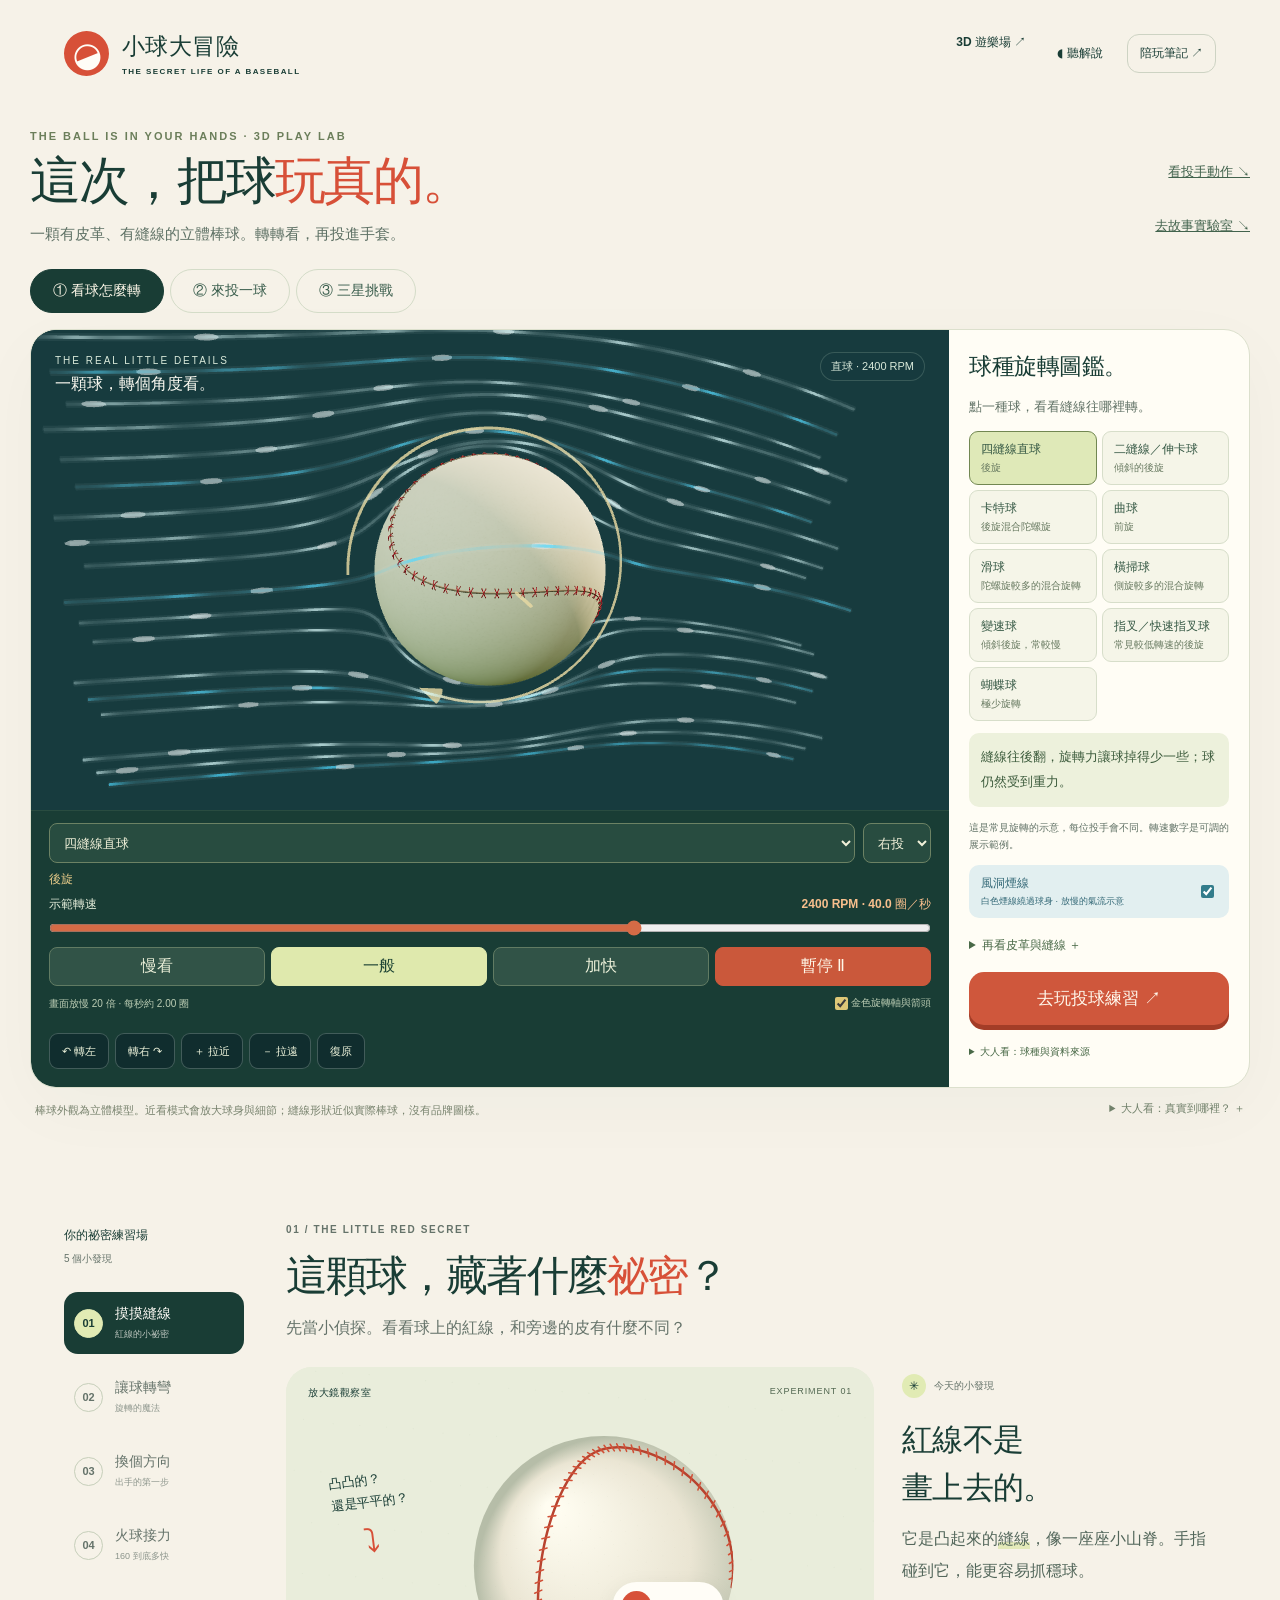
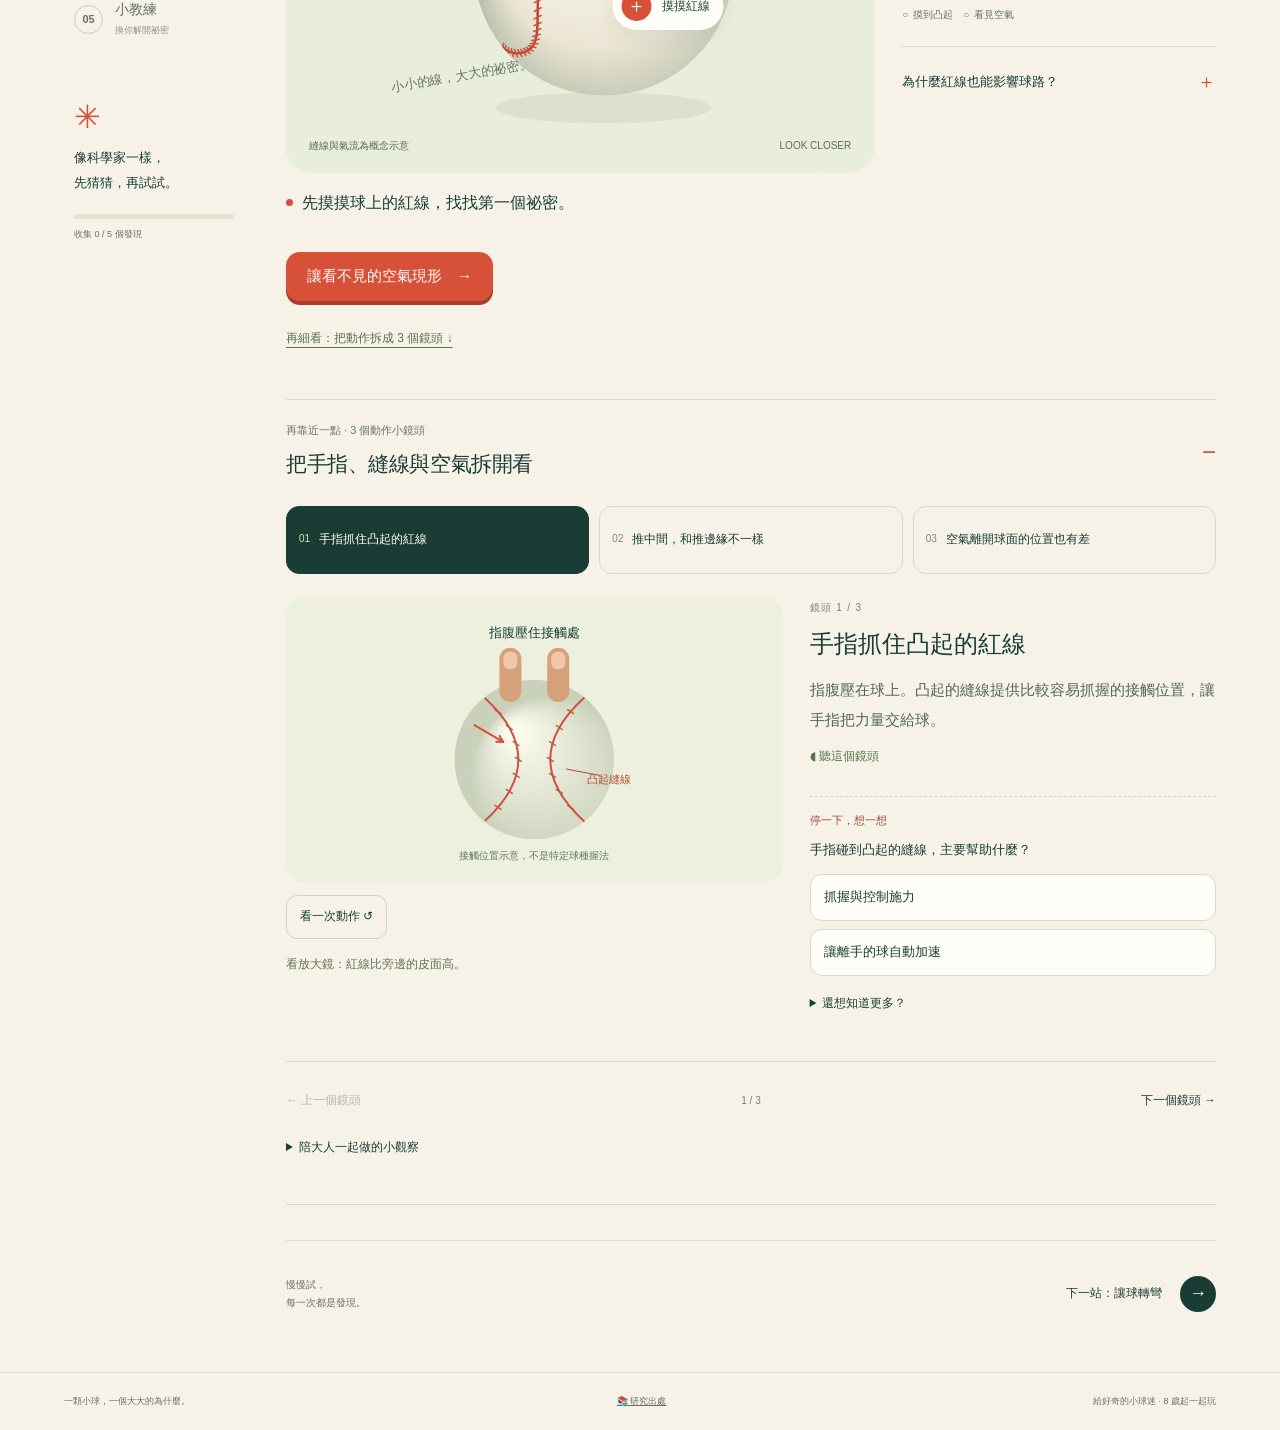
<file: index.html>
<!doctype html>
<html lang="zh-Hant">
<head>
<meta charset="utf-8"><meta name="viewport" content="width=device-width, initial-scale=1"><meta name="theme-color" content="#193d35">
<meta name="description" content="把 3D 棒球拿起來看，瞄準、投球、闖關！陪 8 歲孩子玩懂縫線、旋轉與 160 公里火球。">
<title>小球大冒險 — 棒球的祕密練習場</title>
<link rel="stylesheet" href="style.css"><link rel="stylesheet" href="detail.css"><link rel="stylesheet" href="play3d.css"><link rel="stylesheet" href="scene-updates.css"><link rel="stylesheet" href="compact-play.css"><link rel="stylesheet" href="spin-studio.css"><link rel="stylesheet" href="throw-pitches.css"><script src="physics.js" defer></script><script src="flight3d.js" defer></script><script src="detail-content.js" defer></script><script src="detail.js" defer></script><script src="app.js" defer></script><script type="module" src="play3d.js"></script><script type="module" src="pitcher-skeleton.js"></script>
</head>
<body>
<header class="topbar"><a class="brand" href="#" aria-label="小球大冒險，回到第一站"><span class="brand-ball" aria-hidden="true">◒</span><span>小球大冒險<small>THE SECRET LIFE OF A BASEBALL</small></span></a><div class="header-actions"><button class="quiet" id="read-story" type="button">◖ 聽解說</button><button class="quiet parent" id="parent-open" type="button">陪玩筆記 ↗</button></div></header>
<div class="adventure-shell"><aside class="journey" aria-label="冒險路線"><div class="journey-title">你的祕密練習場 <span>5 個小發現</span></div><nav id="chapter-nav" aria-label="選擇小實驗"></nav><div class="journey-bottom"><span class="small-star" aria-hidden="true">✳</span><p>像科學家一樣，<br>先猜猜，再試試。</p><div class="progress-track"><span id="progress-fill"></span></div><span id="progress-label">收集 0 / 5 個發現</span></div></aside><main id="main" aria-label="棒球小實驗"></main></div>
<footer class="site-footer"><span>一顆小球，一個大大的為什麼。</span><a href="references.html">📚 研究出處</a><span>給好奇的小球迷 · 8 歲起一起玩</span></footer>
<dialog id="parent-dialog" aria-labelledby="parent-title"><button type="button" class="dialog-close" id="parent-close" aria-label="關閉陪玩筆記">✕</button><div class="eyebrow">FOR CURIOUS GROWN-UPS</div><h2 id="parent-title">陪他一起問「為什麼」。</h2><p>一次玩一站就好。先讓孩子猜，再一起看球的變化；不用背名詞，也不用急著答對。</p><ol><li><b>摸縫線：</b>有棒球的話，讓孩子用指腹輕摸紅線，感覺它和皮面的差別。</li><li><b>做公平的比較：</b>玩旋轉時，出手方向、速度相同；玩出手方向時，旋轉、速度相同。一次只改一件事，才知道原因。</li><li><b>請他當小老師：</b>「你怎麼知道？」「如果改成另一種，會怎樣？」比考名詞更能看出理解。</li></ol><h3>這裡的圖，怎麼看？</h3><p>故事實驗包含教學插畫與 3D 動作分解。球路包含重力、簡化的空氣阻力與旋轉力，未模擬縫線尾流；圖中的變化與球的大小有放大。縫線氣流圖只示意可能的受力方向，不能由一種握法直接預測球路。</p><p>火球的計時用假設的出手後距離 16.5 公尺，按等速估算；實際投球會減速，放球位置也不同。它不是完整的打擊反應時間。160 公里／時是觀察成年高手速度的例子。</p><h3>給想繼續找答案的大人</h3><div class="source-links"><a href="https://openstax.org/books/physics/pages/6-3-rotational-motion" target="_blank" rel="noopener">OpenStax：施力位置、力矩與轉動</a><a href="https://www1.grc.nasa.gov/beginners-guide-to-aeronautics/lift-of-a-baseball/" target="_blank" rel="noopener">NASA：旋轉的棒球與空氣</a><a href="https://meetings-archive.aps.org/dfd/2023/l04/10/" target="_blank" rel="noopener">流體力學研究：縫線怎麼影響空氣</a><a href="https://pmc.ncbi.nlm.nih.gov/articles/PMC3445080/" target="_blank" rel="noopener">投球的能量如何經過全身</a><a href="https://www.mlb.com/pitch-smart/pitching-guidelines/ages-8-and-under" target="_blank" rel="noopener">MLB：8 歲以下投球活動指引</a><a href="references.html">📚 全部說法的論文出處</a></div></dialog>
</body></html>
</file>
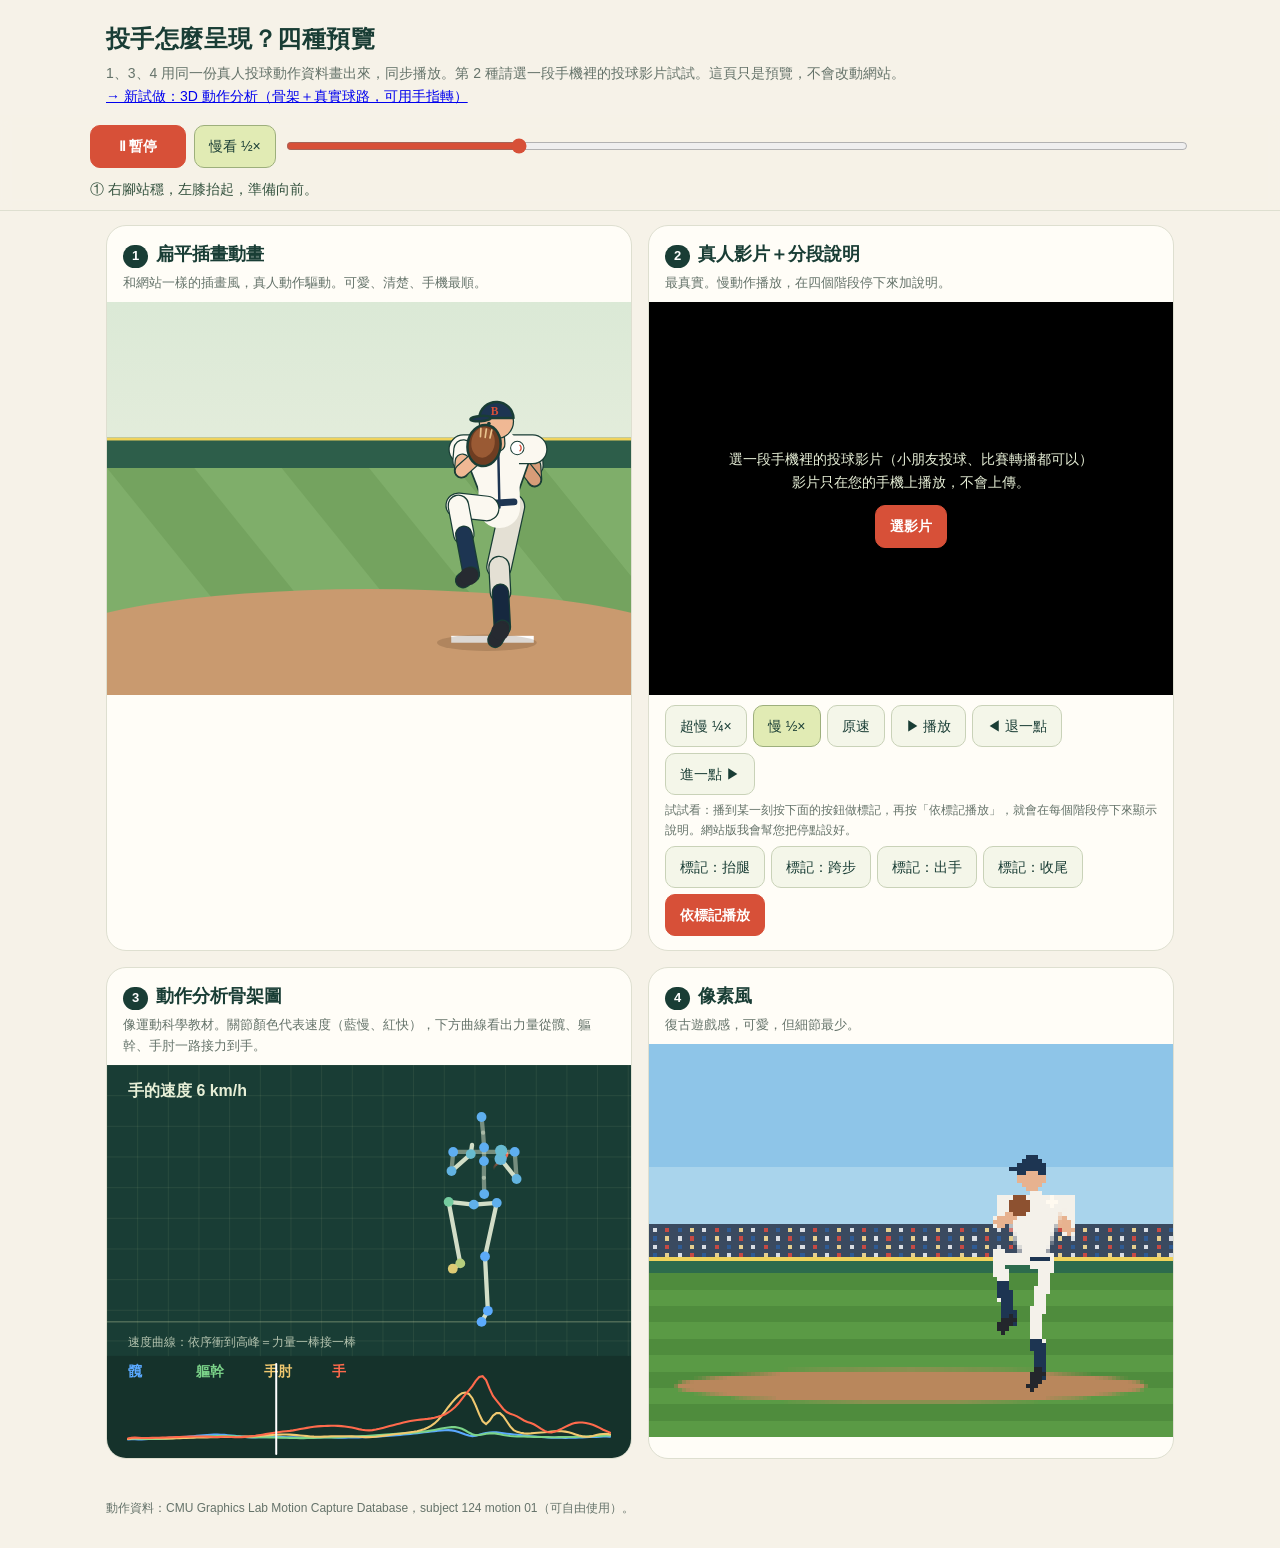
<file: preview/index.html>
<!doctype html>
<html lang="zh-Hant">
<head>
<meta charset="utf-8">
<meta name="viewport" content="width=device-width,initial-scale=1">
<title>投手呈現方式預覽</title>
<link rel="icon" href="data:,">
<style>
:root{--paper:#f6f2e8;--ink:#193d35;--muted:#65736a;--red:#d75038;--lime:#e1ebb4;--line:#dedfd0;--card:#fffdf7}
*{box-sizing:border-box}
body{margin:0;background:var(--paper);color:var(--ink);font-family:-apple-system,'Noto Sans TC','PingFang TC','Microsoft JhengHei',sans-serif;line-height:1.6}
header{padding:20px 16px 8px;max-width:1100px;margin:auto}
h1{font-size:24px;margin:0 0 4px;letter-spacing:.02em}
header p{margin:0;color:var(--muted);font-size:14px}
.bar{position:sticky;top:0;z-index:5;background:rgba(246,242,232,.96);backdrop-filter:blur(6px);border-bottom:1px solid var(--line);padding:10px 16px}
.bar-in{max-width:1100px;margin:auto;display:flex;flex-wrap:wrap;align-items:center;gap:8px}
button,.btn{font:inherit;font-size:14px;border:1px solid #c9d2b8;background:#f4f6e9;color:var(--ink);border-radius:10px;padding:9px 14px;min-height:42px;cursor:pointer}
button[aria-pressed=true]{background:var(--lime);border-color:#9daf7c}
.primary{background:var(--red);border-color:var(--red);color:#fff;font-weight:700;min-width:96px}
.bar input[type=range]{flex:1 1 160px;accent-color:var(--red)}
.phase{width:100%;font-size:14px;color:#34523e;margin:2px 0 0}
main{max-width:1100px;margin:auto;padding:14px 16px 40px;display:grid;grid-template-columns:repeat(auto-fit,minmax(min(100%,480px),1fr));gap:16px}
.card{background:var(--card);border:1px solid var(--line);border-radius:20px;overflow:hidden}
.card h2{font-size:18px;margin:0;display:flex;gap:8px;align-items:baseline}
.card h2 span{font-size:13px;color:#fff;background:var(--ink);border-radius:999px;padding:1px 9px}
.head{padding:14px 16px 8px}
.head p{margin:4px 0 0;font-size:13px;color:var(--muted)}
canvas{display:block;width:100%;aspect-ratio:4/3;background:#e9eddb}
.video-box{position:relative;aspect-ratio:4/3;background:#193d35;display:grid;place-items:center}
.video-box video{position:absolute;inset:0;width:100%;height:100%;object-fit:contain;background:#000}
.video-box .empty{position:relative;color:#e7efd7;text-align:center;padding:20px;font-size:14px}
.video-box .empty .btn{display:inline-block;margin-top:12px;background:var(--red);border-color:var(--red);color:#fff;font-weight:700}
.video-cap{position:absolute;left:10px;right:10px;bottom:10px;background:rgba(16,32,26,.78);color:#fff;border-radius:10px;padding:6px 10px;font-size:14px;display:none}
.tools{display:flex;flex-wrap:wrap;gap:6px;padding:10px 16px 14px}
.tools small{width:100%;color:var(--muted);font-size:12px}
footer{max-width:1100px;margin:auto;padding:0 16px 30px;font-size:12px;color:var(--muted)}
</style>
</head>
<body>
<header><h1>投手怎麼呈現？四種預覽</h1><p>1、3、4 用同一份真人投球動作資料畫出來，同步播放。第 2 種請選一段手機裡的投球影片試試。這頁只是預覽，不會改動網站。</p><p><a href="fusion.html">→ 新試做：3D 動作分析（骨架＋真實球路，可用手指轉）</a></p></header>
<div class="bar"><div class="bar-in">
 <button class="primary" id="play">Ⅱ 暫停</button>
 <button id="speed" aria-pressed="true">慢看 ½×</button>
 <input id="scrub" type="range" min="0" max="1000" value="0" aria-label="投球動作時間軸">
 <p class="phase" id="phase" role="status">載入動作資料中…</p>
</div></div>
<main>
 <section class="card"><div class="head"><h2><span>1</span>扁平插畫動畫</h2><p>和網站一樣的插畫風，真人動作驅動。可愛、清楚、手機最順。</p></div><canvas id="flat"></canvas></section>
 <section class="card"><div class="head"><h2><span>2</span>真人影片＋分段說明</h2><p>最真實。慢動作播放，在四個階段停下來加說明。</p></div>
  <div class="video-box"><video id="vid" playsinline muted></video><div class="empty" id="vempty">選一段手機裡的投球影片（小朋友投球、比賽轉播都可以）<br>影片只在您的手機上播放，不會上傳。<br><label class="btn">選影片<input id="vfile" type="file" accept="video/*" hidden></label></div><div class="video-cap" id="vcap"></div></div>
  <div class="tools"><button data-rate="0.25">超慢 ¼×</button><button data-rate="0.5" aria-pressed="true">慢 ½×</button><button data-rate="1">原速</button><button id="vplay">▶ 播放</button><button id="vback">◀ 退一點</button><button id="vfwd">進一點 ▶</button>
   <small>試試看：播到某一刻按下面的按鈕做標記，再按「依標記播放」，就會在每個階段停下來顯示說明。網站版我會幫您把停點設好。</small>
   <button data-mark="0">標記：抬腿</button><button data-mark="1">標記：跨步</button><button data-mark="2">標記：出手</button><button data-mark="3">標記：收尾</button><button id="vrun" class="primary">依標記播放</button></div></section>
 <section class="card"><div class="head"><h2><span>3</span>動作分析骨架圖</h2><p>像運動科學教材。關節顏色代表速度（藍慢、紅快），下方曲線看出力量從髖、軀幹、手肘一路接力到手。</p></div><canvas id="skel"></canvas></section>
 <section class="card"><div class="head"><h2><span>4</span>像素風</h2><p>復古遊戲感，可愛，但細節最少。</p></div><canvas id="pix"></canvas></section>
</main>
<footer>動作資料：CMU Graphics Lab Motion Capture Database，subject 124 motion 01（可自由使用）。</footer>
<script>
(async function(){
const captions=['① 右腳站穩，左膝抬起，準備向前。','② 左腳跨出去，髖和肩膀接著轉。','③ 手肘帶著手往前，球正在加速。','④ 球離開手指，手臂和後腳自然收尾。'];
const $=s=>document.querySelector(s);
const m=await fetch('../models/pitching-motion.json').then(r=>r.json());
const K=m.keyTimes,END=m.duration+.5;
let time=0,playing=true,rate=.5,last=performance.now();

// ---------- motion helpers ----------
function sample(t){const f=Math.min(Math.max(t*m.fps,0),m.frames.length-1),i=Math.floor(f),a=m.frames[i],b=m.frames[Math.min(i+1,m.frames.length-1)],u=f-i,p={};for(const k in a)p[k]=[a[k][0]+(b[k][0]-a[k][0])*u,a[k][1]+(b[k][1]-a[k][1])*u,a[k][2]+(b[k][2]-a[k][2])*u];return p;}
// side view from the throwing-arm side: home plate to the left, nearer = smaller x
let zmin=1e9,zmax=-1e9,ymax=0;for(const f of m.frames)for(const k in f){zmin=Math.min(zmin,-f[k][2]);zmax=Math.max(zmax,-f[k][2]);ymax=Math.max(ymax,f[k][1]);}
function view(c,margin=.12){const w=c.width,h=c.height,ground=h*.86,s=Math.min((w*(1-2*margin))/(zmax-zmin+.6),(ground-h*.08)/(ymax+.15));const ox=(w-(zmax-zmin)*s)/2-zmin*s+s*.25;return {s,ground,P:q=>({x:ox+(-q[2])*s,y:ground-q[1]*s,d:q[0]})};}
function phaseOf(t){return t<1.25?0:t<K.release-.12?1:t<K.release?2:3;}
function ballPos(p,t,V){if(t<K.release){const q=V.P(p.ri);return q;}const r=V.P(sample(K.release).ri),k=(t-K.release)/.35;return {x:r.x-k*V.s*4.5,y:r.y+k*V.s*.15,gone:k>1};}
function fit(c){const r=c.getBoundingClientRect(),d=Math.min(devicePixelRatio||1,2);const w=Math.round(r.width*d),h=Math.round(r.height*d);if(c.width!==w||c.height!==h){c.width=w;c.height=h;}}

// ---------- 1. flat illustration ----------
const flat=$('#flat'),fx=flat.getContext('2d');
const INK='#193d35',SKIN='#f0b894',SKIN2='#d79c78',WHITE='#fbf8f0',WHITE2='#e4e0d4',NAVY='#1d3552',NAVY2='#16283f',RED='#d75038',BROWN='#9a5a34',BROWN2='#6e3d22',SHOE='#262a31';
function seg(c,a,b,w,col,ink){c.lineCap='round';c.lineJoin='round';if(ink){c.strokeStyle=INK;c.lineWidth=w+ink;c.beginPath();c.moveTo(a.x,a.y);c.lineTo(b.x,b.y);c.stroke();}c.strokeStyle=col;c.lineWidth=w;c.beginPath();c.moveTo(a.x,a.y);c.lineTo(b.x,b.y);c.stroke();}
function lerp(a,b,u){return {x:a.x+(b.x-a.x)*u,y:a.y+(b.y-a.y)*u};}
function dot(c,q,r,col,ink){c.beginPath();c.arc(q.x,q.y,r,0,7);if(ink){c.lineWidth=ink;c.strokeStyle=INK;c.stroke();}c.fillStyle=col;c.fill();}
function drawFlat(t){fit(flat);const c=fx,w=flat.width,h=flat.height,V=view(flat),s=V.s,o=Math.max(2,s*.018);
 // background: sky, outfield fence, grass, mound, rubber
 let g=c.createLinearGradient(0,0,0,V.ground);g.addColorStop(0,'#dbe9d6');g.addColorStop(1,'#eef1e2');c.fillStyle=g;c.fillRect(0,0,w,h);
 const hz=V.ground-s*1.25;c.fillStyle='#2d5e4a';c.fillRect(0,hz-s*.22,w,s*.22);c.fillStyle='#f0d35c';c.fillRect(0,hz-s*.22,w,Math.max(2,s*.02));
 c.fillStyle='#7fae6a';c.fillRect(0,hz,w,h);c.fillStyle='#74a35f';for(let i=0;i<6;i++){c.beginPath();c.moveTo(i*w/3,hz);c.lineTo(i*w/3+w/6,hz);c.lineTo(i*w/3+w/6+w*.35,h);c.lineTo(i*w/3+w*.35,h);c.fill();}
 c.fillStyle='#c99a6f';c.beginPath();c.ellipse(w*.5,V.ground+s*.05,w*.62,s*.42,0,Math.PI,0);c.lineTo(w*1.2,h);c.lineTo(-w*.2,h);c.fill();
 const rb=V.P([0,0,0]);c.fillStyle='#fff';c.fillRect(rb.x-s*.3,V.ground-s*.03,s*.6,s*.05);
 const p=sample(Math.min(t,m.duration)),P={};for(const k in p)P[k]=V.P(p[k]);
 // ground shadow
 c.fillStyle='rgba(60,40,20,.18)';c.beginPath();c.ellipse((P.lf.x+P.rf.x)/2,V.ground+s*.02,Math.abs(P.lf.x-P.rf.x)/2+s*.25,s*.06,0,0,7);c.fill();
 const far=P.lhip.d>P.rhip.d?'l':'r',near=far==='l'?'r':'l';
 const leg=(sd,shade)=>{const hip=P[sd+'hip'],k=P[sd+'k'],f=P[sd+'f'],toe=P[sd+'t'],sock=lerp(k,f,.42);
  seg(c,hip,k,s*.17,shade?WHITE2:WHITE,o);seg(c,k,sock,s*.14,shade?WHITE2:WHITE,o);seg(c,sock,f,s*.11,shade?NAVY2:NAVY,o);
  seg(c,f,toe,s*.1,SHOE,o);dot(c,lerp(f,toe,.3),s*.065,SHOE);};
 const arm=(sd,shade)=>{const sh=P[sd+'s'],e=P[sd+'e'],hd=P[sd+'h'],fi=P[sd+'i'],sleeve=lerp(sh,e,.55);
  seg(c,sh,sleeve,s*.13,shade?WHITE2:WHITE,o);seg(c,sleeve,e,s*.095,shade?SKIN2:SKIN,o);seg(c,e,hd,s*.085,shade?SKIN2:SKIN,o);
  if(sd==='l'){// glove: a rounded mitt on the hand, pocket toward the plate
   const gx=lerp(hd,fi,.6);c.save();c.translate(gx.x,gx.y);c.rotate(Math.atan2(fi.y-hd.y,fi.x-hd.x));c.fillStyle=BROWN2;c.strokeStyle=INK;c.lineWidth=o;c.beginPath();c.ellipse(0,0,s*.15,s*.12,0,0,7);c.fill();c.stroke();c.fillStyle=BROWN;c.beginPath();c.ellipse(s*.02,-s*.01,s*.11,s*.085,0,0,7);c.fill();c.strokeStyle='#e9c48e';c.lineWidth=Math.max(1,s*.012);for(let i=-1;i<=1;i++){c.beginPath();c.moveTo(s*.06,i*s*.035);c.lineTo(s*.12,i*s*.04);c.stroke();}c.restore();}
  else{seg(c,hd,fi,s*.075,shade?SKIN2:SKIN,o);}};
 const torso=()=>{const pts=[P.rs,P.ls,P.lhip,P.rhip];c.fillStyle=WHITE;c.strokeStyle=INK;c.lineWidth=o*1.4;c.lineJoin='round';c.beginPath();pts.forEach((q,i)=>i?c.lineTo(q.x,q.y):c.moveTo(q.x,q.y));c.closePath();c.stroke();c.fill();
  seg(c,P.rs,P.ls,s*.2,WHITE,o);seg(c,lerp(P.rs,P.ls,.5),lerp(P.rhip,P.lhip,.5),s*.3,WHITE,0);
  // belt and piping
  seg(c,lerp(P.rhip,P.rs,.08),lerp(P.lhip,P.ls,.08),s*.05,NAVY,0);seg(c,P.neck,lerp(P.rhip,P.lhip,.5),Math.max(1.5,s*.018),NAVY,0);};
 const head=()=>{seg(c,P.neck,P.head,s*.09,SKIN,o);const hc=lerp(P.head,P.headTop,.35),r=s*.12;dot(c,hc,r,SKIN,o);
  // cap: crown and a bill pointing toward the plate (left)
  c.fillStyle=NAVY;c.strokeStyle=INK;c.lineWidth=o;c.beginPath();c.arc(hc.x,hc.y-r*.15,r*1.04,Math.PI*1.02,Math.PI*1.98);c.closePath();c.fill();c.stroke();
  c.beginPath();c.ellipse(hc.x-r*.95,hc.y-r*.18,r*.62,r*.16,-.08,0,7);c.fill();c.stroke();
  dot(c,{x:hc.x-r*.45,y:hc.y+r*.12},Math.max(1.4,r*.11),INK);c.fillStyle='#e98f7c';c.beginPath();c.arc(hc.x-r*.2,hc.y+r*.42,r*.14,0,7);c.fill();
  c.fillStyle=RED;c.font=`900 ${r*.7}px Georgia,serif`;c.textAlign='center';c.textBaseline='middle';c.fillText('B',hc.x-r*.1,hc.y-r*.55);};
 arm(far,true);leg(far,true);torso();leg(near,false);head();arm(near,false);
 const b=ballPos(p,t,V);if(!b.gone){dot(c,b,s*.045,'#fff',o*.8);c.strokeStyle=RED;c.lineWidth=Math.max(1,s*.01);c.beginPath();c.arc(b.x,b.y,s*.028,-.8,.8);c.stroke();if(t>=K.release){c.strokeStyle='rgba(215,80,56,.35)';c.lineWidth=s*.02;c.setLineDash([s*.06,s*.05]);c.beginPath();const r0=V.P(sample(K.release).ri);c.moveTo(r0.x,r0.y);c.lineTo(b.x,b.y);c.stroke();c.setLineDash([]);}}
}

// ---------- 3. skeleton analysis ----------
const skel=$('#skel'),sx=skel.getContext('2d');
const speed=(k,t)=>{const a=sample(t-.02)[k],b=sample(t+.02)[k];return Math.hypot(b[0]-a[0],b[1]-a[1],b[2]-a[2])/.04;};
const CURVES=[['hip','髖','#5aa9ff'],['chest','軀幹','#7bd389'],['re','手肘','#f1c970'],['ri','手','#ff6a4c']];
const curveData=CURVES.map(([k])=>{const arr=[];for(let t=0;t<=m.duration;t+=1/60)arr.push(speed(k,t));return arr;});
const vmax=Math.max(...curveData.map(a=>Math.max(...a)));
function heat(v){const u=Math.min(1,v/vmax*1.15);const stops=[[90,169,255],[123,211,137],[241,201,112],[255,90,60]];const x=u*3,i=Math.min(2,Math.floor(x)),f=x-i,a=stops[i],b=stops[i+1];return `rgb(${a.map((q,j)=>Math.round(q+(b[j]-q)*f)).join(',')})`;}
const BONES=[['hip','spine'],['spine','chest'],['chest','neck'],['neck','head'],['head','headTop'],['ls','rs'],['ls','le'],['le','lh'],['lh','li'],['rs','re'],['re','rh'],['rh','ri'],['lhip','rhip'],['lhip','lk'],['lk','lf'],['lf','lt'],['rhip','rk'],['rk','rf'],['rf','rt']];
function drawSkel(t){fit(skel);const c=sx,w=skel.width,h=skel.height;c.fillStyle='#193d35';c.fillRect(0,0,w,h);
 const chartH=h*.26,top=h-chartH;const V=view({width:w,height:top+h*.02},.1),s=V.s;
 c.strokeStyle='rgba(225,235,180,.08)';c.lineWidth=1;for(let x=0;x<w;x+=s*.25){c.beginPath();c.moveTo(x,0);c.lineTo(x,top);c.stroke();}for(let y=0;y<top;y+=s*.25){c.beginPath();c.moveTo(0,y);c.lineTo(w,y);c.stroke();}
 c.strokeStyle='rgba(225,235,180,.4)';c.beginPath();c.moveTo(0,V.ground);c.lineTo(w,V.ground);c.stroke();
 const tt=Math.min(t,m.duration),p=sample(tt),P={};for(const k in p)P[k]=V.P(p[k]);
 // hand path over the last 0.6 s
 c.lineWidth=Math.max(2,s*.02);for(let k=0;k<36;k++){const a=tt-.6+k/60,b=a+1/60;if(a<0)continue;const qa=V.P(sample(a).ri),qb=V.P(sample(b).ri);c.strokeStyle=`rgba(255,106,76,${k/36*.8})`;c.beginPath();c.moveTo(qa.x,qa.y);c.lineTo(qb.x,qb.y);c.stroke();}
 c.lineCap='round';for(const [a,b] of BONES){c.strokeStyle=(P[a].d+P[b].d)/2>0?'rgba(231,239,215,.45)':'rgba(231,239,215,.9)';c.lineWidth=Math.max(2,s*.035);c.beginPath();c.moveTo(P[a].x,P[a].y);c.lineTo(P[b].x,P[b].y);c.stroke();}
 for(const k of ['hip','chest','neck','headTop','ls','rs','le','re','lh','rh','ri','lhip','rhip','lk','rk','lf','rf','lt','rt']){const v=speed(k,tt);c.beginPath();c.arc(P[k].x,P[k].y,Math.max(3,s*(k==='ri'||k==='rh'?.05:.04)),0,7);c.fillStyle=heat(v);c.fill();}
 const hv=speed('ri',tt);c.fillStyle='#e7efd7';c.font=`700 ${Math.max(12,s*.13)}px -apple-system,sans-serif`;c.textAlign='left';c.fillText(`手的速度 ${(hv*3.6).toFixed(0)} km/h`,w*.04,h*.08);
 // kinematic sequence: speed curves with a cursor
 c.fillStyle='rgba(0,0,0,.18)';c.fillRect(0,top,w,chartH);const pad=w*.04,cw=w-2*pad,y0=h-chartH*.18,ch=chartH*.62;
 CURVES.forEach(([k,label,col],i)=>{const arr=curveData[i];c.strokeStyle=col;c.lineWidth=Math.max(1.5,w*.004);c.beginPath();arr.forEach((v,j)=>{const x=pad+j/(arr.length-1)*cw,y=y0-v/vmax*ch;j?c.lineTo(x,y):c.moveTo(x,y);});c.stroke();
  c.fillStyle=col;c.font=`700 ${Math.max(11,w*.026)}px -apple-system,sans-serif`;c.fillText(label,pad+i*w*.13,top+chartH*.2);});
 const cx=pad+tt/m.duration*cw;c.strokeStyle='#fff';c.lineWidth=2;c.beginPath();c.moveTo(cx,top+chartH*.08);c.lineTo(cx,h-4);c.stroke();
 c.fillStyle='rgba(231,239,215,.75)';c.font=`${Math.max(10,w*.022)}px -apple-system,sans-serif`;c.textAlign='left';c.fillText('速度曲線：依序衝到高峰＝力量一棒接一棒',w*.04,top-h*.025);
}

// ---------- 4. pixel art ----------
const pix=$('#pix'),px=pix.getContext('2d'),low=document.createElement('canvas'),lc=low.getContext('2d');
function pdisc(c,x,y,r,col){c.fillStyle=col;const R=Math.ceil(r);for(let dy=-R;dy<=R;dy++)for(let dx=-R;dx<=R;dx++)if(dx*dx+dy*dy<=r*r+.3)c.fillRect(Math.round(x+dx),Math.round(y+dy),1,1);}
function pline(c,a,b,r,col){const n=Math.max(1,Math.ceil(Math.hypot(b.x-a.x,b.y-a.y)));for(let i=0;i<=n;i++)pdisc(c,a.x+(b.x-a.x)*i/n,a.y+(b.y-a.y)*i/n,r,col);}
function drawPix(t){fit(pix);const W=128,H=96;low.width=W;low.height=H;const c=lc;
 for(let y=0;y<H;y++){c.fillStyle=y<30?'#8ec5e8':y<44?'#a9d4ec':y<52?'#3a4a60':'#4f8c3d';c.fillRect(0,y,W,1);}
 for(let y=45;y<52;y+=2)for(let x=y%4?1:0;x<W;x+=3){c.fillStyle=['#d9dde3','#c74a44','#2f5b94','#e6cf8f'][(x*7+y)%4];c.fillRect(x,y,1,1);}
 c.fillStyle='#2d6b4d';c.fillRect(0,52,W,4);c.fillStyle='#f0d35c';c.fillRect(0,52,W,1);for(let y=56;y<H;y++){c.fillStyle=((y>>2)%2)?'#5a9a45':'#4f8c3d';c.fillRect(0,y,W,1);}
 const V=view(low,.14),s=V.s;c.fillStyle='#b9875c';c.beginPath();c.ellipse(W/2,V.ground+1,W*.45,4,0,0,7);c.fill();
 const p=sample(Math.min(t,m.duration)),P={};for(const k in p)P[k]=V.P(p[k]);const far=P.lhip.d>P.rhip.d?'l':'r',near=far==='l'?'r':'l';
 const leg=sd=>{pline(c,P[sd+'hip'],P[sd+'k'],1.8,'#f4f1ea');pline(c,P[sd+'k'],P[sd+'f'],1.5,'#f4f1ea');pline(c,lerp(P[sd+'k'],P[sd+'f'],.5),P[sd+'f'],1.4,'#1d3552');pline(c,P[sd+'f'],P[sd+'t'],1.2,'#23262c');};
 const arm=sd=>{pline(c,P[sd+'s'],P[sd+'e'],1.4,'#f4f1ea');pline(c,P[sd+'e'],P[sd+'h'],1.2,'#e7b28f');if(sd==='l')pdisc(c,P.lh.x,P.lh.y,2.2,'#8d5130');};
 arm(far);leg(far);c.fillStyle='#f4f1ea';c.beginPath();[P.rs,P.ls,P.lhip,P.rhip].forEach((q,i)=>i?c.lineTo(Math.round(q.x),Math.round(q.y)):c.moveTo(Math.round(q.x),Math.round(q.y)));c.fill();pline(c,P.rs,P.ls,1.6,'#f4f1ea');pline(c,lerp(P.rs,P.ls,.5),lerp(P.rhip,P.lhip,.5),2.4,'#f4f1ea');pline(c,P.rhip,P.lhip,.8,'#1d3552');
 leg(near);const hc=lerp(P.head,P.headTop,.35);pdisc(c,hc.x,hc.y,s*.11,'#e7b28f');pdisc(c,hc.x,hc.y-s*.05,s*.1,'#1d3552');c.fillStyle='#1d3552';c.fillRect(Math.round(hc.x-s*.18),Math.round(hc.y-s*.05),3,1);pdisc(c,hc.x,hc.y+s*.03,s*.07,'#e7b28f');arm(near);
 const b=ballPos(p,t,V);if(!b.gone)pdisc(c,b.x,b.y,.9,'#fffaf0');
 // outline pass: darken transparent pixels next to the figure is costly; a 1px drop shadow reads well enough at this size
 const c2=px;c2.imageSmoothingEnabled=false;c2.clearRect(0,0,pix.width,pix.height);c2.drawImage(low,0,0,pix.width,pix.height);
}

// ---------- shared timeline ----------
const play=$('#play'),scrub=$('#scrub'),phase=$('#phase'),speedBtn=$('#speed');
play.onclick=()=>{playing=!playing;play.textContent=playing?'Ⅱ 暫停':'▶ 播放';};
speedBtn.onclick=()=>{rate=rate===.5?1:rate===1?.25:.5;speedBtn.textContent=rate===.5?'慢看 ½×':rate===1?'原速 1×':'超慢 ¼×';speedBtn.setAttribute('aria-pressed',String(rate!==1));};
scrub.oninput=()=>{playing=false;play.textContent='▶ 播放';time=scrub.value/1000*END;};
function frame(now){const dt=Math.min(.05,(now-last)/1000);last=now;if(playing){time+=dt*rate;if(time>END)time=0;}
 scrub.value=Math.round(time/END*1000);phase.textContent=captions[phaseOf(Math.min(time,m.duration))];
 drawFlat(time);drawSkel(time);drawPix(time);requestAnimationFrame(frame);}
requestAnimationFrame(frame);

// ---------- 2. video with phase stops ----------
const vid=$('#vid'),vcap=$('#vcap'),marks=[null,null,null,null];let stopAt=-1;
$('#vfile').onchange=e=>{const f=e.target.files[0];if(!f)return;vid.src=URL.createObjectURL(f);vid.playbackRate=.5;$('#vempty').style.display='none';vid.play().catch(()=>{});};
document.querySelectorAll('[data-rate]').forEach(b=>b.onclick=()=>{vid.playbackRate=Number(b.dataset.rate);document.querySelectorAll('[data-rate]').forEach(a=>a.setAttribute('aria-pressed',String(a===b)));});
$('#vplay').onclick=()=>{if(!vid.src)return;vid.paused?vid.play():vid.pause();};
vid.onplay=()=>{$('#vplay').textContent='Ⅱ 暫停';};vid.onpause=()=>{$('#vplay').textContent='▶ 播放';};
$('#vback').onclick=()=>{vid.pause();vid.currentTime=Math.max(0,vid.currentTime-.1);};$('#vfwd').onclick=()=>{vid.pause();vid.currentTime+=.1;};
document.querySelectorAll('[data-mark]').forEach(b=>b.onclick=()=>{if(!vid.src)return;const i=Number(b.dataset.mark);marks[i]=vid.currentTime;b.textContent=b.textContent.replace(/ ✓.*/,'')+` ✓ ${vid.currentTime.toFixed(1)}s`;});
$('#vrun').onclick=()=>{if(!vid.src)return;stopAt=0;vid.currentTime=0;vcap.style.display='none';vid.play();};
vid.ontimeupdate=()=>{if(stopAt<0)return;while(stopAt<4&&marks[stopAt]==null)stopAt++;if(stopAt>=4){stopAt=-1;return;}if(vid.currentTime>=marks[stopAt]){vid.pause();vcap.textContent=captions[stopAt];vcap.style.display='block';const i=stopAt;stopAt++;setTimeout(()=>{if(stopAt===i+1&&stopAt>=0){vcap.style.display='none';vid.play();}},2500);}};
})();
</script>
</body>
</html>
</file>
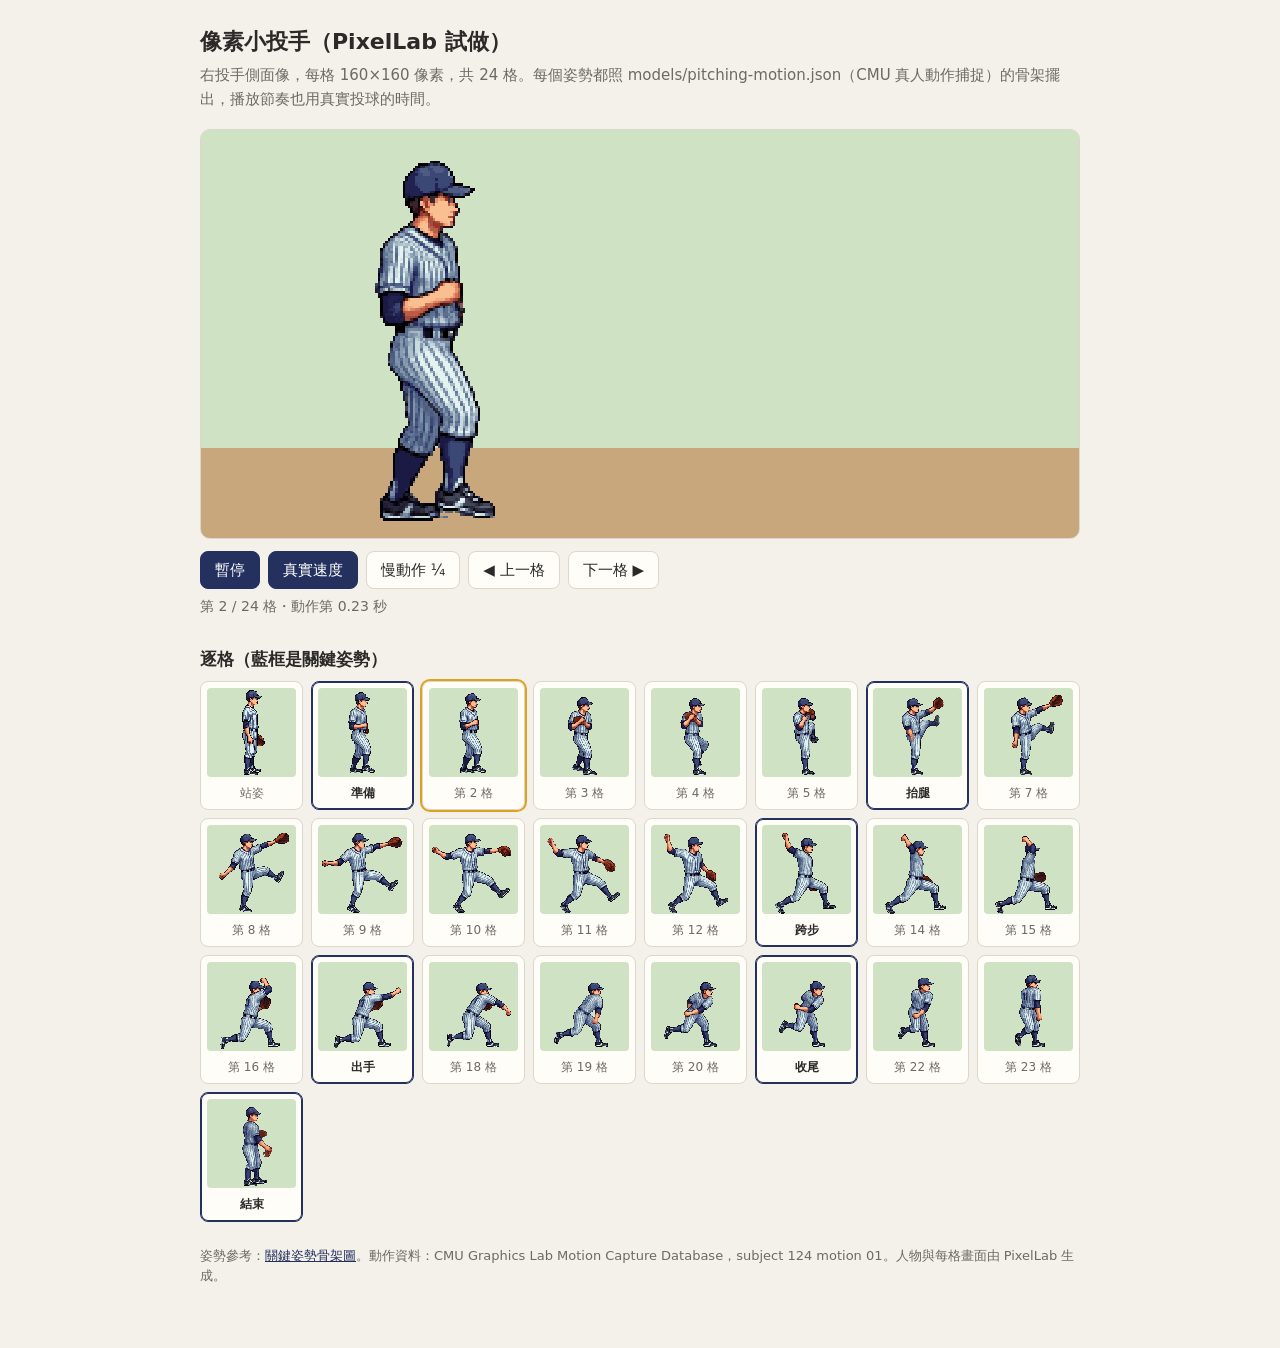
<file: preview/pixel-pitcher/index.html>
<!doctype html>
<html lang="zh-Hant">
<head>
<meta charset="utf-8">
<meta name="viewport" content="width=device-width, initial-scale=1">
<title>像素小投手</title>
<style>
  :root { --bg: #f4f1ea; --ink: #2b2a28; --muted: #6d6a63; --card: #fffdf8; --line: #ddd7cb; --accent: #24305e; --field: #cfe3c4; --dirt: #c9a77c; }
  @media (prefers-color-scheme: dark) { :root:not([data-theme="light"]) { --bg: #1d1c1a; --ink: #eeeae2; --muted: #a9a49a; --card: #282624; --line: #3b3935; --accent: #9fb2ff; } }
  body { margin: 0; background: var(--bg); color: var(--ink); font: 15px/1.6 system-ui, "Noto Sans TC", sans-serif; }
  main { max-width: 880px; margin: 0 auto; padding: 24px 16px 48px; }
  h1 { font-size: 22px; margin: 0 0 4px; }
  p.lead { color: var(--muted); margin: 0 0 18px; }
  .stage { background: linear-gradient(var(--field) 0 78%, var(--dirt) 78%); border-radius: 10px; display: flex; justify-content: center; padding: 8px 0 0; border: 1px solid var(--line); }
  .stage canvas { width: min(800px, 92vw); aspect-ratio: 2; image-rendering: pixelated; }
  .controls { display: flex; flex-wrap: wrap; gap: 8px; align-items: center; margin: 12px 0 6px; }
  button { font: inherit; padding: 6px 14px; border-radius: 8px; border: 1px solid var(--line); background: var(--card); color: var(--ink); cursor: pointer; }
  button.on { background: var(--accent); color: #fff; border-color: var(--accent); }
  .status { color: var(--muted); font-size: 14px; min-height: 1.6em; }
  .status b { color: var(--ink); }
  h2 { font-size: 17px; margin: 28px 0 8px; }
  .strip { display: grid; grid-template-columns: repeat(auto-fill, minmax(96px, 1fr)); gap: 8px; }
  figure { margin: 0; background: var(--card); border: 1px solid var(--line); border-radius: 8px; padding: 6px; text-align: center; cursor: pointer; }
  figure.key { border-color: var(--accent); box-shadow: inset 0 0 0 1px var(--accent); }
  figure.now { outline: 2px solid #e0a020; }
  figure img { width: 100%; image-rendering: pixelated; background: var(--field); border-radius: 4px; }
  figcaption { font-size: 12px; color: var(--muted); }
  figure.key figcaption { color: var(--ink); font-weight: 600; }
  .note { color: var(--muted); font-size: 13px; margin-top: 24px; }
  .note a { color: var(--accent); }
</style>
</head>
<body>
<main>
  <h1>像素小投手（PixelLab 試做）</h1>
  <p class="lead">右投手側面像，每格 160×160 像素，共 24 格。每個姿勢都照 models/pitching-motion.json（CMU 真人動作捕捉）的骨架擺出，播放節奏也用真實投球的時間。</p>

  <div class="stage"><canvas id="cv" width="320" height="160"></canvas></div>
  <div class="controls">
    <button id="play" class="on">暫停</button>
    <button data-speed="1" class="on">真實速度</button>
    <button data-speed="0.25">慢動作 ¼</button>
    <button id="prev">◀ 上一格</button>
    <button id="next">下一格 ▶</button>
  </div>
  <div class="status" id="status"></div>

  <h2>逐格（藍框是關鍵姿勢）</h2>
  <div class="strip" id="strip"></div>

  <p class="note">姿勢參考：<a href="poses.html">關鍵姿勢骨架圖</a>。動作資料：CMU Graphics Lab Motion Capture Database，subject 124 motion 01。人物與每格畫面由 PixelLab 生成。</p>
</main>
<script>
// Frame 0 is the standing sprite; 1-24 are the delivery, sampled from the 60 fps capture at these
// frames (denser where the arm moves fastest).
const CAPTURE = [null, 0, 14, 28, 40, 50, 59, 66, 73, 79, 84, 88, 91, 94, 96, 98, 100, 103, 106, 110, 115, 121, 128, 135, 141];
const LAST = CAPTURE.length - 1;
const KEY = { 1: '準備', 6: '抬腿', 13: '跨步', 17: '出手', 21: '收尾', 24: '結束' };
const HOLD = { 0: 900, [LAST]: 700 };
// The ball sits in the throwing hand (the skeleton's wrist pushed a little past it, which matches
// where PixelLab drew the hand); it hides in the glove at the set and leaves the canvas after release.
const BALL = { 7: [56, 101], 8: [29, 95], 9: [11, 70], 10: [11, 47], 11: [19, 30], 12: [28, 21], 13: [41, 18],
  14: [55, 19], 15: [73, 22], 16: [100, 30], 17: [150, 51] };
// 50 ms after release the ball is about 1.7 m (140 px) further on.
const STREAK = { 18: [[160, 52], [292, 58]] };
const frames = CAPTURE.map((_, i) => { const img = new Image(); img.src = `frames/pitch-${String(i).padStart(2, '0')}.png`; return img; });
// How long each frame stays up at real speed: the capture time until the next sampled frame.
const duration = i => HOLD[i] ?? (CAPTURE[i + 1] - CAPTURE[i]) / 60 * 1000;

const cv = document.getElementById('cv'), ctx = cv.getContext('2d');
const status = document.getElementById('status'), strip = document.getElementById('strip');
let current = 0, playing = true, speed = 1, timer = 0;

frames.forEach((img, i) => {
  const fig = document.createElement('figure');
  if (KEY[i]) fig.classList.add('key');
  const cap = document.createElement('figcaption');
  cap.textContent = KEY[i] || (i === 0 ? '站姿' : `第 ${i} 格`);
  const thumb = document.createElement('img');
  thumb.src = img.src; thumb.alt = cap.textContent;
  fig.append(thumb, cap);
  fig.addEventListener('click', () => { setPlaying(false); show(i); });
  strip.append(fig);
});

function show(i) {
  current = i;
  const draw = () => { ctx.clearRect(0, 0, cv.width, cv.height); ctx.drawImage(frames[i], 0, 0); drawBall(i); };
  if (frames[i].complete) draw(); else frames[i].onload = () => current === i && draw();
  const t = CAPTURE[i] == null ? '' : `・動作第 ${(CAPTURE[i] / 60).toFixed(2)} 秒`;
  status.innerHTML = `${KEY[i] ? `<b>${KEY[i]}</b>・` : ''}第 ${i} / ${LAST} 格${t}`;
  strip.querySelectorAll('figure').forEach((f, n) => f.classList.toggle('now', n === i));
}
function ballAt(x, y, alpha = 1) {
  ctx.globalAlpha = alpha;
  ctx.fillStyle = '#1b1b1b'; ctx.fillRect(x - 2, y - 3, 5, 7); ctx.fillRect(x - 3, y - 2, 7, 5);
  ctx.fillStyle = '#ffffff'; ctx.fillRect(x - 2, y - 2, 5, 5);
  ctx.fillStyle = '#d23a3a'; ctx.fillRect(x - 1, y - 2, 1, 1); ctx.fillRect(x + 1, y + 1, 1, 1);
  ctx.globalAlpha = 1;
}
function drawBall(i) {
  if (BALL[i]) ballAt(...BALL[i]);
  if (STREAK[i]) {
    const [[x0, y0], [x1, y1]] = STREAK[i];
    for (let n = 0; n < 12; n++) { const t = n / 12; ballAt(Math.round(x0 + (x1 - x0) * t), Math.round(y0 + (y1 - y0) * t), 0.15 + t * 0.35); }
    ballAt(x1, y1);
  }
}
function tick() {
  show(current);
  timer = setTimeout(() => { current = (current + 1) % frames.length; tick(); }, duration(current) / speed);
}
function setPlaying(on) {
  playing = on; clearTimeout(timer);
  document.getElementById('play').textContent = on ? '暫停' : '播放';
  document.getElementById('play').classList.toggle('on', on);
  if (on) tick();
}
document.getElementById('play').onclick = () => setPlaying(!playing);
document.getElementById('prev').onclick = () => { setPlaying(false); show((current + frames.length - 1) % frames.length); };
document.getElementById('next').onclick = () => { setPlaying(false); show((current + 1) % frames.length); };
document.querySelectorAll('[data-speed]').forEach(b => b.onclick = () => {
  speed = +b.dataset.speed;
  document.querySelectorAll('[data-speed]').forEach(x => x.classList.toggle('on', x === b));
  if (playing) setPlaying(true);
});
if (frames[0].complete) setPlaying(true); else frames[0].onload = () => setPlaying(true);
</script>
</body>
</html>
</file>
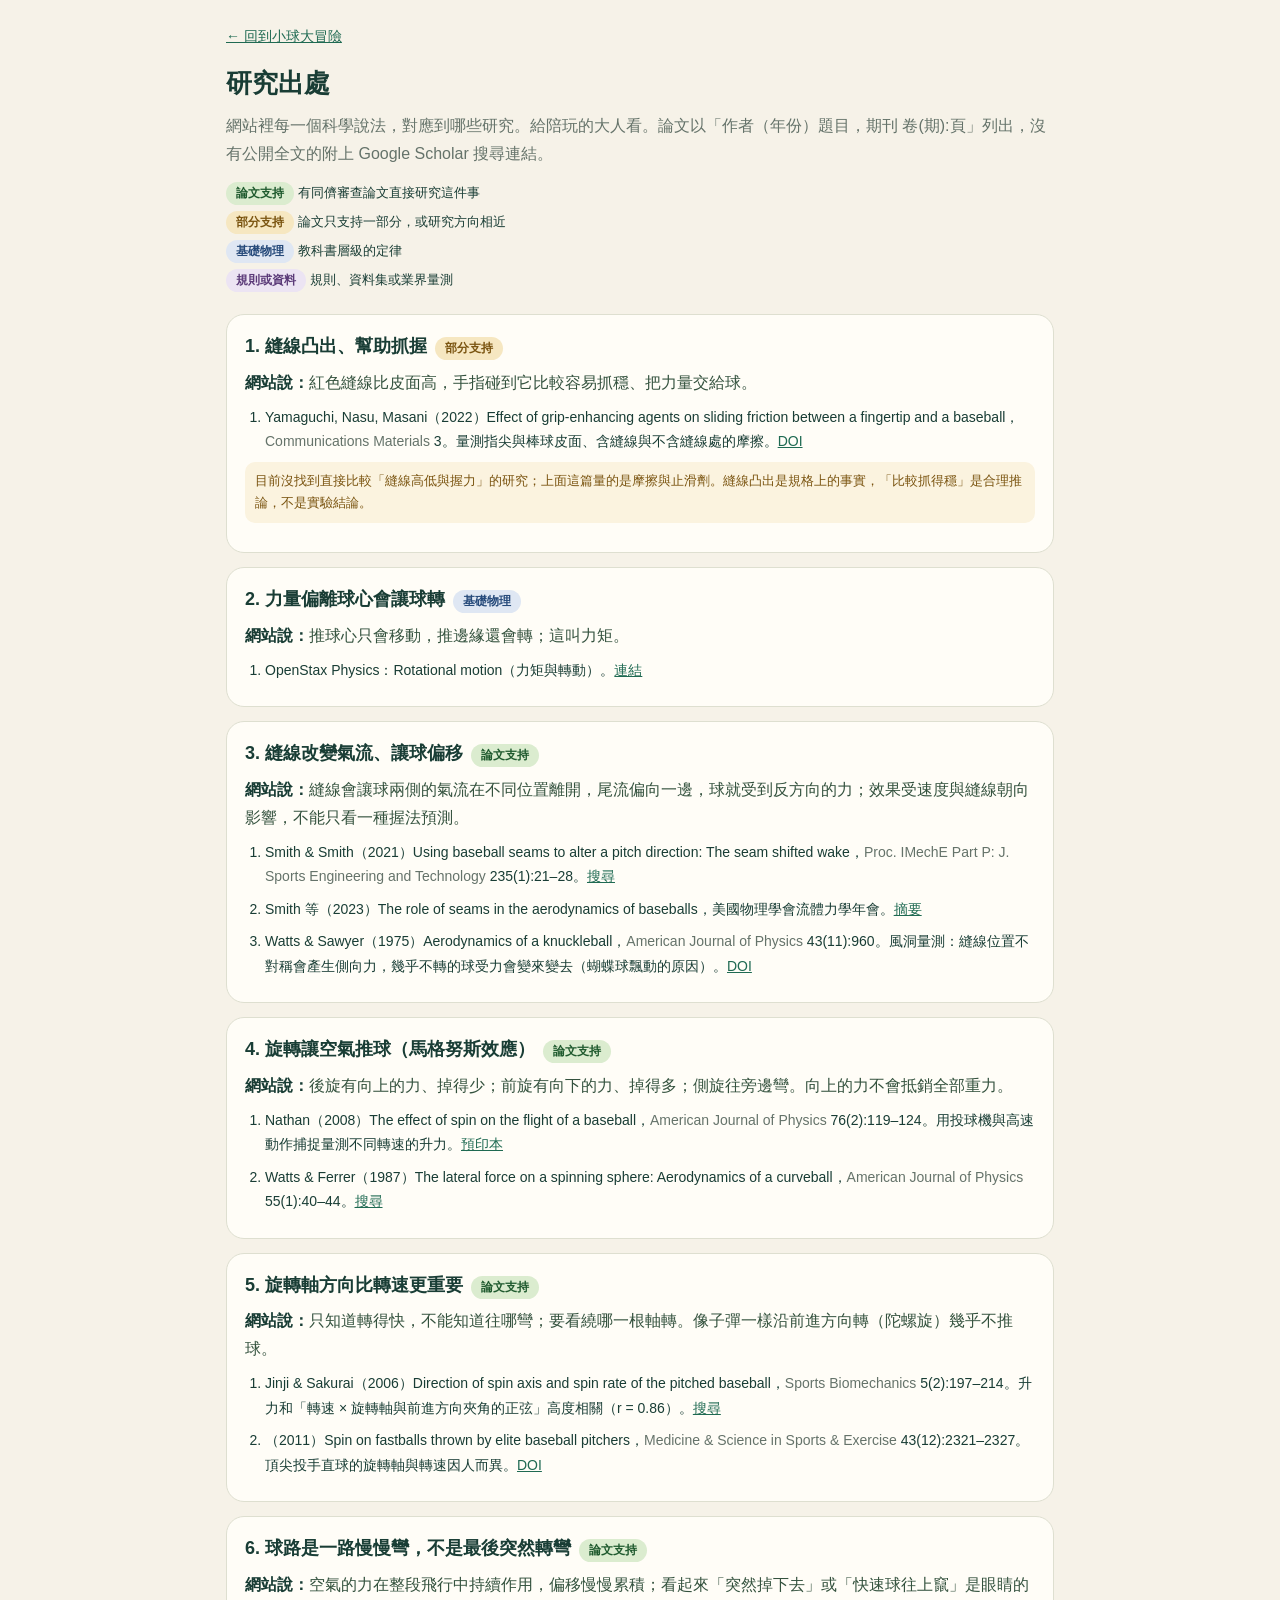
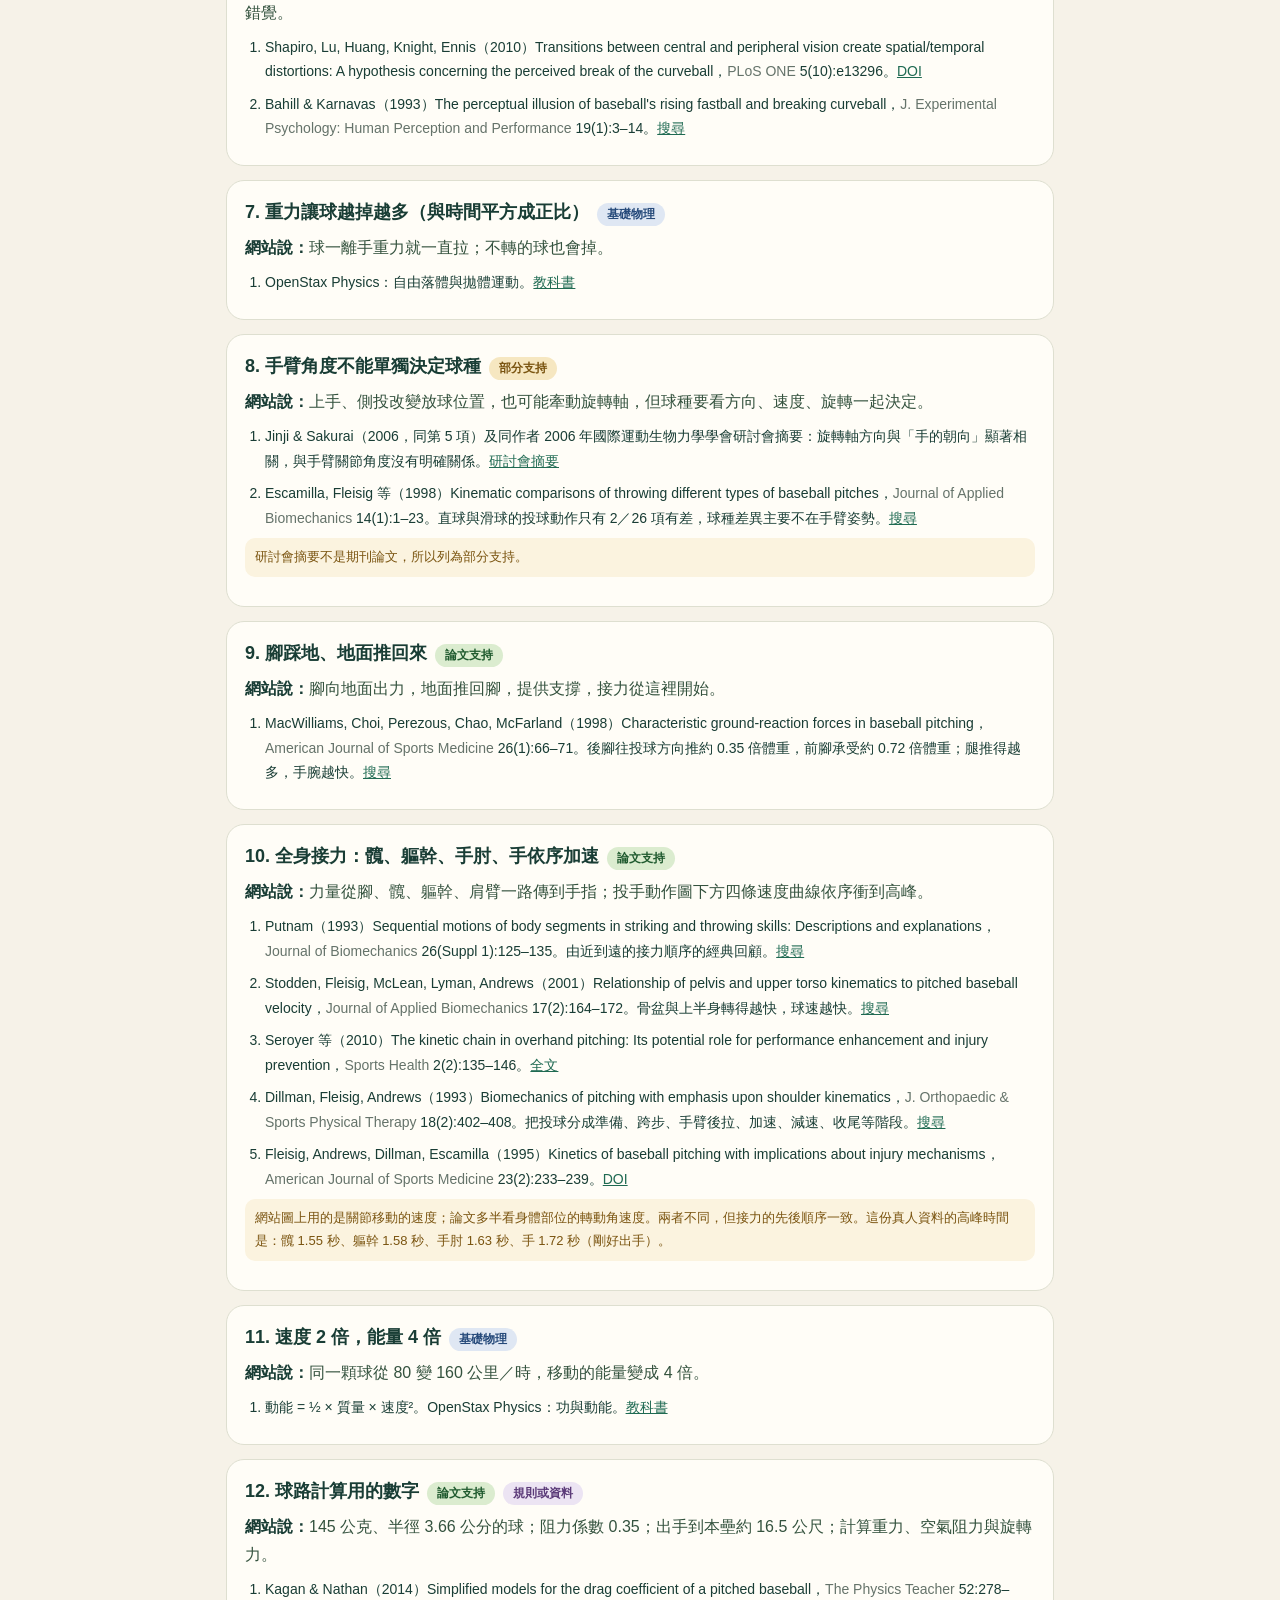
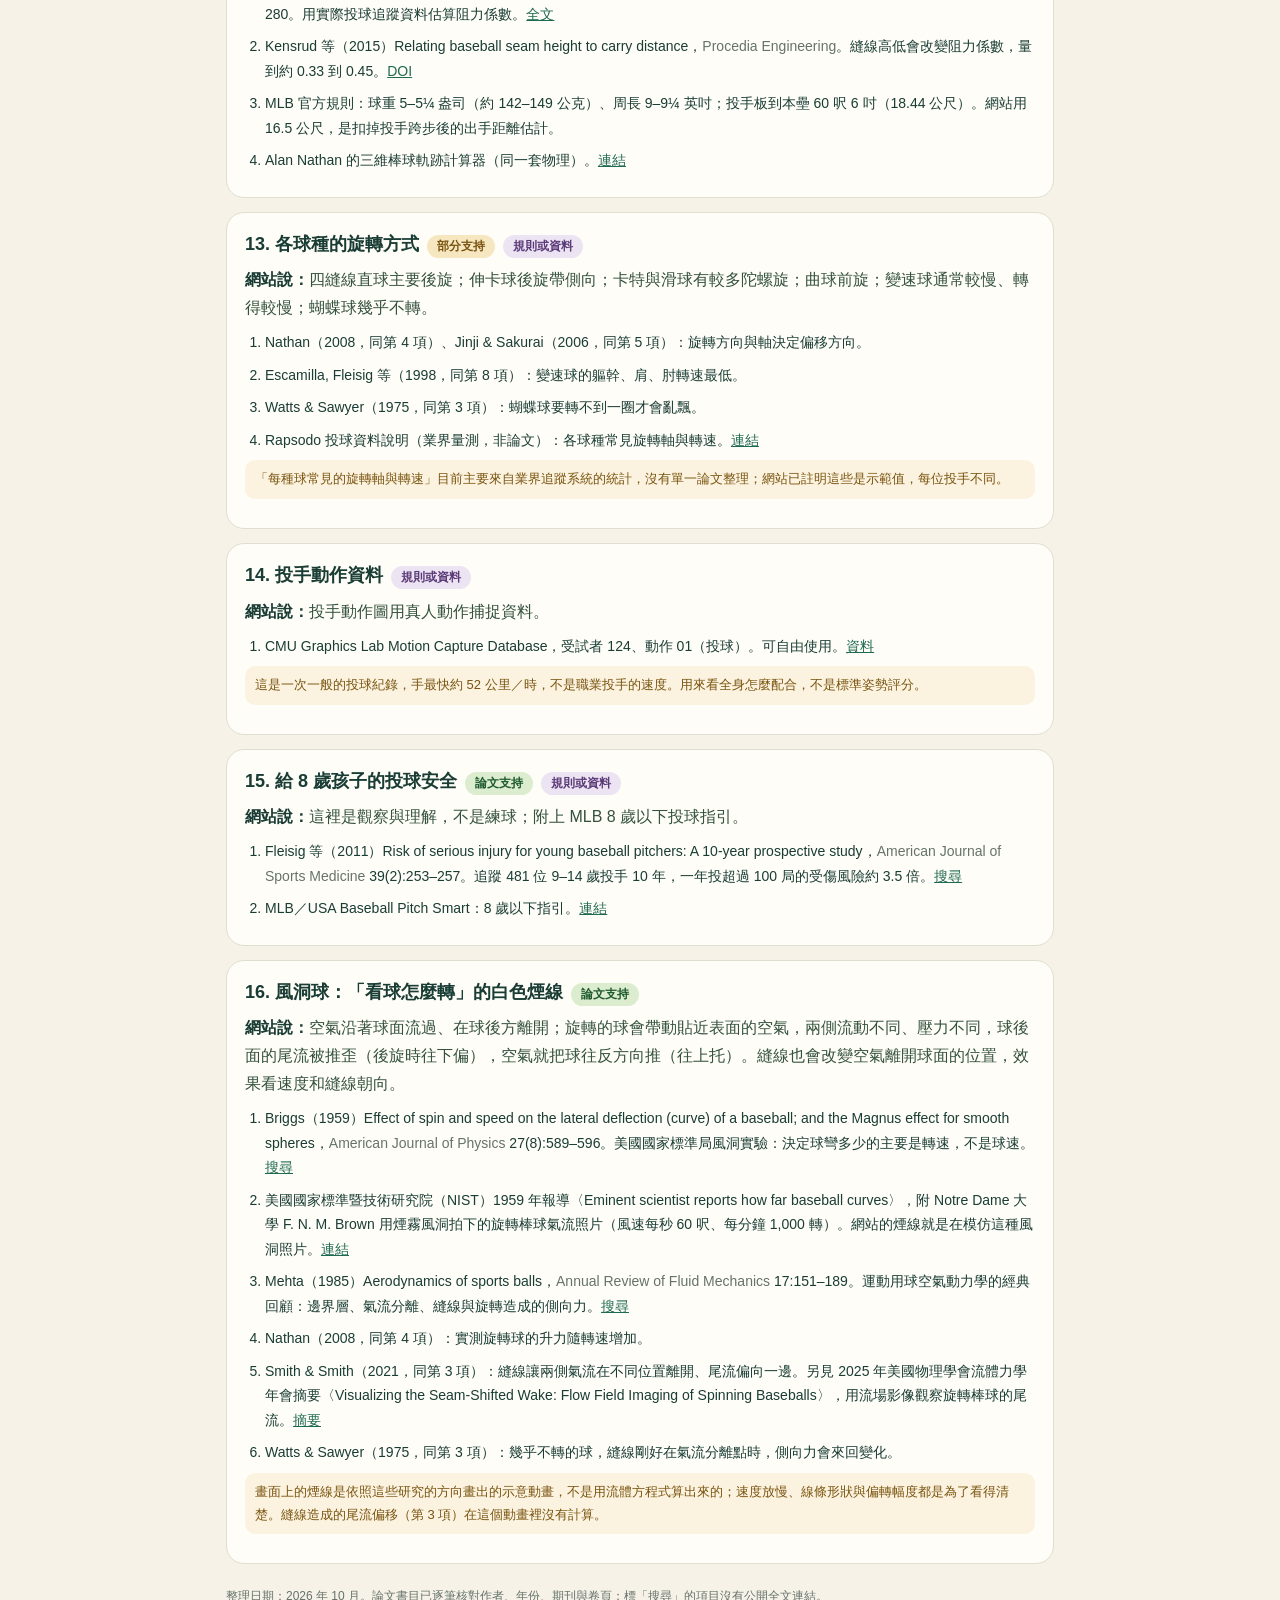
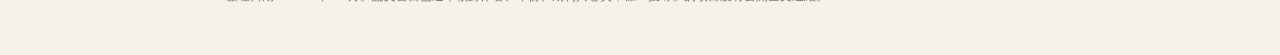
<file: references.html>
<!doctype html>
<html lang="zh-Hant">
<head>
<meta charset="utf-8">
<meta name="viewport" content="width=device-width,initial-scale=1">
<title>研究出處｜小球大冒險</title>
<link rel="icon" href="data:,">
<style>
:root{--paper:#f6f2e8;--ink:#193d35;--muted:#65736a;--red:#d75038;--line:#dedfd0;--card:#fffdf7}
*{box-sizing:border-box}
body{margin:0;background:var(--paper);color:var(--ink);font-family:-apple-system,'Noto Sans TC','PingFang TC','Microsoft JhengHei',sans-serif;line-height:1.75}
main{max-width:860px;margin:auto;padding:22px 16px 48px}
a{color:#1f6a52}
h1{font-size:26px;margin:6px 0 6px}
.lead{color:var(--muted);margin:0 0 14px}
.back{display:inline-block;margin-bottom:6px;font-size:14px}
.legend{display:flex;flex-direction:column;gap:6px;margin:12px 0 22px;font-size:13px}
.tag{display:inline-block;border-radius:999px;padding:1px 10px;font-size:12px;font-weight:700;white-space:nowrap}
.t-paper{background:#dbeccf;color:#1f5a2e}.t-part{background:#f6e7c1;color:#7a5410}.t-text{background:#dfe7f3;color:#264a7a}.t-data{background:#ece4f3;color:#5b3a78}
section{background:var(--card);border:1px solid var(--line);border-radius:18px;padding:16px 18px;margin:0 0 14px}
section h2{font-size:18px;margin:0 0 6px;display:flex;gap:8px;align-items:baseline;flex-wrap:wrap}
.claim{margin:0 0 8px;color:#34523e}
.claim b{color:var(--ink)}
ol{margin:6px 0 0;padding-left:20px}
li{margin:0 0 8px;font-size:14px}
li i{color:var(--muted);font-style:normal}
.note{font-size:13px;color:#7a5410;background:#fbf3df;border-radius:10px;padding:8px 10px;margin-top:8px}
footer{font-size:12px;color:var(--muted);margin-top:22px}
</style>
</head>
<body>
<main>
<a class="back" href="./">← 回到小球大冒險</a>
<h1>研究出處</h1>
<p class="lead">網站裡每一個科學說法，對應到哪些研究。給陪玩的大人看。論文以「作者（年份）題目，期刊 卷(期):頁」列出，沒有公開全文的附上 Google Scholar 搜尋連結。</p>
<div class="legend"><span><span class="tag t-paper">論文支持</span> 有同儕審查論文直接研究這件事</span><span><span class="tag t-part">部分支持</span> 論文只支持一部分，或研究方向相近</span><span><span class="tag t-text">基礎物理</span> 教科書層級的定律</span><span><span class="tag t-data">規則或資料</span> 規則、資料集或業界量測</span></div>

<section><h2>1. 縫線凸出、幫助抓握 <span class="tag t-part">部分支持</span></h2>
<p class="claim"><b>網站說：</b>紅色縫線比皮面高，手指碰到它比較容易抓穩、把力量交給球。</p>
<ol>
<li>Yamaguchi, Nasu, Masani（2022）Effect of grip-enhancing agents on sliding friction between a fingertip and a baseball，<i>Communications Materials</i> 3。量測指尖與棒球皮面、含縫線與不含縫線處的摩擦。<a href="https://doi.org/10.1038/s43246-022-00317-4" target="_blank" rel="noopener">DOI</a></li>
</ol>
<p class="note">目前沒找到直接比較「縫線高低與握力」的研究；上面這篇量的是摩擦與止滑劑。縫線凸出是規格上的事實，「比較抓得穩」是合理推論，不是實驗結論。</p>
</section>

<section><h2>2. 力量偏離球心會讓球轉 <span class="tag t-text">基礎物理</span></h2>
<p class="claim"><b>網站說：</b>推球心只會移動，推邊緣還會轉；這叫力矩。</p>
<ol><li>OpenStax Physics：Rotational motion（力矩與轉動）。<a href="https://openstax.org/books/physics/pages/6-3-rotational-motion" target="_blank" rel="noopener">連結</a></li></ol>
</section>

<section><h2>3. 縫線改變氣流、讓球偏移 <span class="tag t-paper">論文支持</span></h2>
<p class="claim"><b>網站說：</b>縫線會讓球兩側的氣流在不同位置離開，尾流偏向一邊，球就受到反方向的力；效果受速度與縫線朝向影響，不能只看一種握法預測。</p>
<ol>
<li>Smith &amp; Smith（2021）Using baseball seams to alter a pitch direction: The seam shifted wake，<i>Proc. IMechE Part P: J. Sports Engineering and Technology</i> 235(1):21–28。<a href="https://scholar.google.com/scholar?q=%22Using+baseball+seams+to+alter+a+pitch+direction%22" target="_blank" rel="noopener">搜尋</a></li>
<li>Smith 等（2023）The role of seams in the aerodynamics of baseballs，美國物理學會流體力學年會。<a href="https://meetings-archive.aps.org/dfd/2023/l04/10/" target="_blank" rel="noopener">摘要</a></li>
<li>Watts &amp; Sawyer（1975）Aerodynamics of a knuckleball，<i>American Journal of Physics</i> 43(11):960。風洞量測：縫線位置不對稱會產生側向力，幾乎不轉的球受力會變來變去（蝴蝶球飄動的原因）。<a href="https://doi.org/10.1119/1.10020" target="_blank" rel="noopener">DOI</a></li>
</ol>
</section>

<section><h2>4. 旋轉讓空氣推球（馬格努斯效應） <span class="tag t-paper">論文支持</span></h2>
<p class="claim"><b>網站說：</b>後旋有向上的力、掉得少；前旋有向下的力、掉得多；側旋往旁邊彎。向上的力不會抵銷全部重力。</p>
<ol>
<li>Nathan（2008）The effect of spin on the flight of a baseball，<i>American Journal of Physics</i> 76(2):119–124。用投球機與高速動作捕捉量測不同轉速的升力。<a href="https://arxiv.org/abs/physics/0605041" target="_blank" rel="noopener">預印本</a></li>
<li>Watts &amp; Ferrer（1987）The lateral force on a spinning sphere: Aerodynamics of a curveball，<i>American Journal of Physics</i> 55(1):40–44。<a href="https://scholar.google.com/scholar?q=%22The+lateral+force+on+a+spinning+sphere%22+curveball" target="_blank" rel="noopener">搜尋</a></li>
</ol>
</section>

<section><h2>5. 旋轉軸方向比轉速更重要 <span class="tag t-paper">論文支持</span></h2>
<p class="claim"><b>網站說：</b>只知道轉得快，不能知道往哪彎；要看繞哪一根軸轉。像子彈一樣沿前進方向轉（陀螺旋）幾乎不推球。</p>
<ol>
<li>Jinji &amp; Sakurai（2006）Direction of spin axis and spin rate of the pitched baseball，<i>Sports Biomechanics</i> 5(2):197–214。升力和「轉速 × 旋轉軸與前進方向夾角的正弦」高度相關（r = 0.86）。<a href="https://scholar.google.com/scholar?q=%22Direction+of+spin+axis+and+spin+rate+of+the+pitched+baseball%22" target="_blank" rel="noopener">搜尋</a></li>
<li>（2011）Spin on fastballs thrown by elite baseball pitchers，<i>Medicine &amp; Science in Sports &amp; Exercise</i> 43(12):2321–2327。頂尖投手直球的旋轉軸與轉速因人而異。<a href="https://doi.org/10.1249/MSS.0b013e318220e728" target="_blank" rel="noopener">DOI</a></li>
</ol>
</section>

<section><h2>6. 球路是一路慢慢彎，不是最後突然轉彎 <span class="tag t-paper">論文支持</span></h2>
<p class="claim"><b>網站說：</b>空氣的力在整段飛行中持續作用，偏移慢慢累積；看起來「突然掉下去」或「快速球往上竄」是眼睛的錯覺。</p>
<ol>
<li>Shapiro, Lu, Huang, Knight, Ennis（2010）Transitions between central and peripheral vision create spatial/temporal distortions: A hypothesis concerning the perceived break of the curveball，<i>PLoS ONE</i> 5(10):e13296。<a href="https://doi.org/10.1371/journal.pone.0013296" target="_blank" rel="noopener">DOI</a></li>
<li>Bahill &amp; Karnavas（1993）The perceptual illusion of baseball's rising fastball and breaking curveball，<i>J. Experimental Psychology: Human Perception and Performance</i> 19(1):3–14。<a href="https://scholar.google.com/scholar?q=%22perceptual+illusion+of+baseball%27s+rising+fastball%22" target="_blank" rel="noopener">搜尋</a></li>
</ol>
</section>

<section><h2>7. 重力讓球越掉越多（與時間平方成正比） <span class="tag t-text">基礎物理</span></h2>
<p class="claim"><b>網站說：</b>球一離手重力就一直拉；不轉的球也會掉。</p>
<ol><li>OpenStax Physics：自由落體與拋體運動。<a href="https://openstax.org/details/books/physics" target="_blank" rel="noopener">教科書</a></li></ol>
</section>

<section><h2>8. 手臂角度不能單獨決定球種 <span class="tag t-part">部分支持</span></h2>
<p class="claim"><b>網站說：</b>上手、側投改變放球位置，也可能牽動旋轉軸，但球種要看方向、速度、旋轉一起決定。</p>
<ol>
<li>Jinji &amp; Sakurai（2006，同第 5 項）及同作者 2006 年國際運動生物力學學會研討會摘要：旋轉軸方向與「手的朝向」顯著相關，與手臂關節角度沒有明確關係。<a href="https://ojs.ub.uni-konstanz.de/cpa/article/view/315" target="_blank" rel="noopener">研討會摘要</a></li>
<li>Escamilla, Fleisig 等（1998）Kinematic comparisons of throwing different types of baseball pitches，<i>Journal of Applied Biomechanics</i> 14(1):1–23。直球與滑球的投球動作只有 2／26 項有差，球種差異主要不在手臂姿勢。<a href="https://scholar.google.com/scholar?q=%22Kinematic+comparisons+of+throwing+different+types+of+baseball+pitches%22" target="_blank" rel="noopener">搜尋</a></li>
</ol>
<p class="note">研討會摘要不是期刊論文，所以列為部分支持。</p>
</section>

<section><h2>9. 腳踩地、地面推回來 <span class="tag t-paper">論文支持</span></h2>
<p class="claim"><b>網站說：</b>腳向地面出力，地面推回腳，提供支撐，接力從這裡開始。</p>
<ol><li>MacWilliams, Choi, Perezous, Chao, McFarland（1998）Characteristic ground-reaction forces in baseball pitching，<i>American Journal of Sports Medicine</i> 26(1):66–71。後腳往投球方向推約 0.35 倍體重，前腳承受約 0.72 倍體重；腿推得越多，手腕越快。<a href="https://scholar.google.com/scholar?q=%22Characteristic+ground-reaction+forces+in+baseball+pitching%22" target="_blank" rel="noopener">搜尋</a></li></ol>
</section>

<section id="chain"><h2>10. 全身接力：髖、軀幹、手肘、手依序加速 <span class="tag t-paper">論文支持</span></h2>
<p class="claim"><b>網站說：</b>力量從腳、髖、軀幹、肩臂一路傳到手指；投手動作圖下方四條速度曲線依序衝到高峰。</p>
<ol>
<li>Putnam（1993）Sequential motions of body segments in striking and throwing skills: Descriptions and explanations，<i>Journal of Biomechanics</i> 26(Suppl 1):125–135。由近到遠的接力順序的經典回顧。<a href="https://scholar.google.com/scholar?q=%22Sequential+motions+of+body+segments+in+striking+and+throwing+skills%22" target="_blank" rel="noopener">搜尋</a></li>
<li>Stodden, Fleisig, McLean, Lyman, Andrews（2001）Relationship of pelvis and upper torso kinematics to pitched baseball velocity，<i>Journal of Applied Biomechanics</i> 17(2):164–172。骨盆與上半身轉得越快，球速越快。<a href="https://scholar.google.com/scholar?q=%22Relationship+of+pelvis+and+upper+torso+kinematics+to+pitched+baseball+velocity%22" target="_blank" rel="noopener">搜尋</a></li>
<li>Seroyer 等（2010）The kinetic chain in overhand pitching: Its potential role for performance enhancement and injury prevention，<i>Sports Health</i> 2(2):135–146。<a href="https://pmc.ncbi.nlm.nih.gov/articles/PMC3445080/" target="_blank" rel="noopener">全文</a></li>
<li>Dillman, Fleisig, Andrews（1993）Biomechanics of pitching with emphasis upon shoulder kinematics，<i>J. Orthopaedic &amp; Sports Physical Therapy</i> 18(2):402–408。把投球分成準備、跨步、手臂後拉、加速、減速、收尾等階段。<a href="https://scholar.google.com/scholar?q=%22Biomechanics+of+pitching+with+emphasis+upon+shoulder+kinematics%22" target="_blank" rel="noopener">搜尋</a></li>
<li>Fleisig, Andrews, Dillman, Escamilla（1995）Kinetics of baseball pitching with implications about injury mechanisms，<i>American Journal of Sports Medicine</i> 23(2):233–239。<a href="https://doi.org/10.1177/036354659502300218" target="_blank" rel="noopener">DOI</a></li>
</ol>
<p class="note">網站圖上用的是關節移動的速度；論文多半看身體部位的轉動角速度。兩者不同，但接力的先後順序一致。這份真人資料的高峰時間是：髖 1.55 秒、軀幹 1.58 秒、手肘 1.63 秒、手 1.72 秒（剛好出手）。</p>
</section>

<section><h2>11. 速度 2 倍，能量 4 倍 <span class="tag t-text">基礎物理</span></h2>
<p class="claim"><b>網站說：</b>同一顆球從 80 變 160 公里／時，移動的能量變成 4 倍。</p>
<ol><li>動能 = ½ × 質量 × 速度²。OpenStax Physics：功與動能。<a href="https://openstax.org/details/books/physics" target="_blank" rel="noopener">教科書</a></li></ol>
</section>

<section><h2>12. 球路計算用的數字 <span class="tag t-paper">論文支持</span> <span class="tag t-data">規則或資料</span></h2>
<p class="claim"><b>網站說：</b>145 公克、半徑 3.66 公分的球；阻力係數 0.35；出手到本壘約 16.5 公尺；計算重力、空氣阻力與旋轉力。</p>
<ol>
<li>Kagan &amp; Nathan（2014）Simplified models for the drag coefficient of a pitched baseball，<i>The Physics Teacher</i> 52:278–280。用實際投球追蹤資料估算阻力係數。<a href="https://physics.csuchico.edu/kagan/professional/papers/drag.pdf" target="_blank" rel="noopener">全文</a></li>
<li>Kensrud 等（2015）Relating baseball seam height to carry distance，<i>Procedia Engineering</i>。縫線高低會改變阻力係數，量到約 0.33 到 0.45。<a href="https://doi.org/10.1016/j.proeng.2015.07.216" target="_blank" rel="noopener">DOI</a></li>
<li>MLB 官方規則：球重 5–5¼ 盎司（約 142–149 公克）、周長 9–9¼ 英吋；投手板到本壘 60 呎 6 吋（18.44 公尺）。網站用 16.5 公尺，是扣掉投手跨步後的出手距離估計。</li>
<li>Alan Nathan 的三維棒球軌跡計算器（同一套物理）。<a href="https://baseball.physics.illinois.edu/trajectory-calculator-new3D.html" target="_blank" rel="noopener">連結</a></li>
</ol>
</section>

<section><h2>13. 各球種的旋轉方式 <span class="tag t-part">部分支持</span> <span class="tag t-data">規則或資料</span></h2>
<p class="claim"><b>網站說：</b>四縫線直球主要後旋；伸卡球後旋帶側向；卡特與滑球有較多陀螺旋；曲球前旋；變速球通常較慢、轉得較慢；蝴蝶球幾乎不轉。</p>
<ol>
<li>Nathan（2008，同第 4 項）、Jinji &amp; Sakurai（2006，同第 5 項）：旋轉方向與軸決定偏移方向。</li>
<li>Escamilla, Fleisig 等（1998，同第 8 項）：變速球的軀幹、肩、肘轉速最低。</li>
<li>Watts &amp; Sawyer（1975，同第 3 項）：蝴蝶球要轉不到一圈才會亂飄。</li>
<li>Rapsodo 投球資料說明（業界量測，非論文）：各球種常見旋轉軸與轉速。<a href="https://rapsodo.com/blogs/baseball/understanding-rapsodo-pitching-data-spin-profile" target="_blank" rel="noopener">連結</a></li>
</ol>
<p class="note">「每種球常見的旋轉軸與轉速」目前主要來自業界追蹤系統的統計，沒有單一論文整理；網站已註明這些是示範值，每位投手不同。</p>
</section>

<section><h2>14. 投手動作資料 <span class="tag t-data">規則或資料</span></h2>
<p class="claim"><b>網站說：</b>投手動作圖用真人動作捕捉資料。</p>
<ol><li>CMU Graphics Lab Motion Capture Database，受試者 124、動作 01（投球）。可自由使用。<a href="https://mocap.cs.cmu.edu/subjects/124/" target="_blank" rel="noopener">資料</a></li></ol>
<p class="note">這是一次一般的投球紀錄，手最快約 52 公里／時，不是職業投手的速度。用來看全身怎麼配合，不是標準姿勢評分。</p>
</section>

<section><h2>15. 給 8 歲孩子的投球安全 <span class="tag t-paper">論文支持</span> <span class="tag t-data">規則或資料</span></h2>
<p class="claim"><b>網站說：</b>這裡是觀察與理解，不是練球；附上 MLB 8 歲以下投球指引。</p>
<ol>
<li>Fleisig 等（2011）Risk of serious injury for young baseball pitchers: A 10-year prospective study，<i>American Journal of Sports Medicine</i> 39(2):253–257。追蹤 481 位 9–14 歲投手 10 年，一年投超過 100 局的受傷風險約 3.5 倍。<a href="https://scholar.google.com/scholar?q=%22Risk+of+serious+injury+for+young+baseball+pitchers%22" target="_blank" rel="noopener">搜尋</a></li>
<li>MLB／USA Baseball Pitch Smart：8 歲以下指引。<a href="https://www.mlb.com/pitch-smart/pitching-guidelines/ages-8-and-under" target="_blank" rel="noopener">連結</a></li>
</ol>
</section>

<section id="windtunnel"><h2>16. 風洞球：「看球怎麼轉」的白色煙線 <span class="tag t-paper">論文支持</span></h2>
<p class="claim"><b>網站說：</b>空氣沿著球面流過、在球後方離開；旋轉的球會帶動貼近表面的空氣，兩側流動不同、壓力不同，球後面的尾流被推歪（後旋時往下偏），空氣就把球往反方向推（往上托）。縫線也會改變空氣離開球面的位置，效果看速度和縫線朝向。</p>
<ol>
<li>Briggs（1959）Effect of spin and speed on the lateral deflection (curve) of a baseball; and the Magnus effect for smooth spheres，<i>American Journal of Physics</i> 27(8):589–596。美國國家標準局風洞實驗：決定球彎多少的主要是轉速，不是球速。<a href="https://scholar.google.com/scholar?q=%22Effect+of+spin+and+speed+on+the+lateral+deflection%22+baseball" target="_blank" rel="noopener">搜尋</a></li>
<li>美國國家標準暨技術研究院（NIST）1959 年報導〈Eminent scientist reports how far baseball curves〉，附 Notre Dame 大學 F. N. M. Brown 用煙霧風洞拍下的旋轉棒球氣流照片（風速每秒 60 呎、每分鐘 1,000 轉）。網站的煙線就是在模仿這種風洞照片。<a href="https://www.nist.gov/news-events/news/1959/03/eminent-scientist-reports-how-far-baseball-curves" target="_blank" rel="noopener">連結</a></li>
<li>Mehta（1985）Aerodynamics of sports balls，<i>Annual Review of Fluid Mechanics</i> 17:151–189。運動用球空氣動力學的經典回顧：邊界層、氣流分離、縫線與旋轉造成的側向力。<a href="https://scholar.google.com/scholar?q=Mehta+1985+%22Aerodynamics+of+sports+balls%22" target="_blank" rel="noopener">搜尋</a></li>
<li>Nathan（2008，同第 4 項）：實測旋轉球的升力隨轉速增加。</li>
<li>Smith &amp; Smith（2021，同第 3 項）：縫線讓兩側氣流在不同位置離開、尾流偏向一邊。另見 2025 年美國物理學會流體力學年會摘要〈Visualizing the Seam-Shifted Wake: Flow Field Imaging of Spinning Baseballs〉，用流場影像觀察旋轉棒球的尾流。<a href="https://archive.aps.org/dfd/2025/k32/12" target="_blank" rel="noopener">摘要</a></li>
<li>Watts &amp; Sawyer（1975，同第 3 項）：幾乎不轉的球，縫線剛好在氣流分離點時，側向力會來回變化。</li>
</ol>
<p class="note">畫面上的煙線是依照這些研究的方向畫出的示意動畫，不是用流體方程式算出來的；速度放慢、線條形狀與偏轉幅度都是為了看得清楚。縫線造成的尾流偏移（第 3 項）在這個動畫裡沒有計算。</p>
</section>

<footer>整理日期：2026 年 10 月。論文書目已逐筆核對作者、年份、期刊與卷頁；標「搜尋」的項目沒有公開全文連結。</footer>
</main>
</body>
</html>
</file>
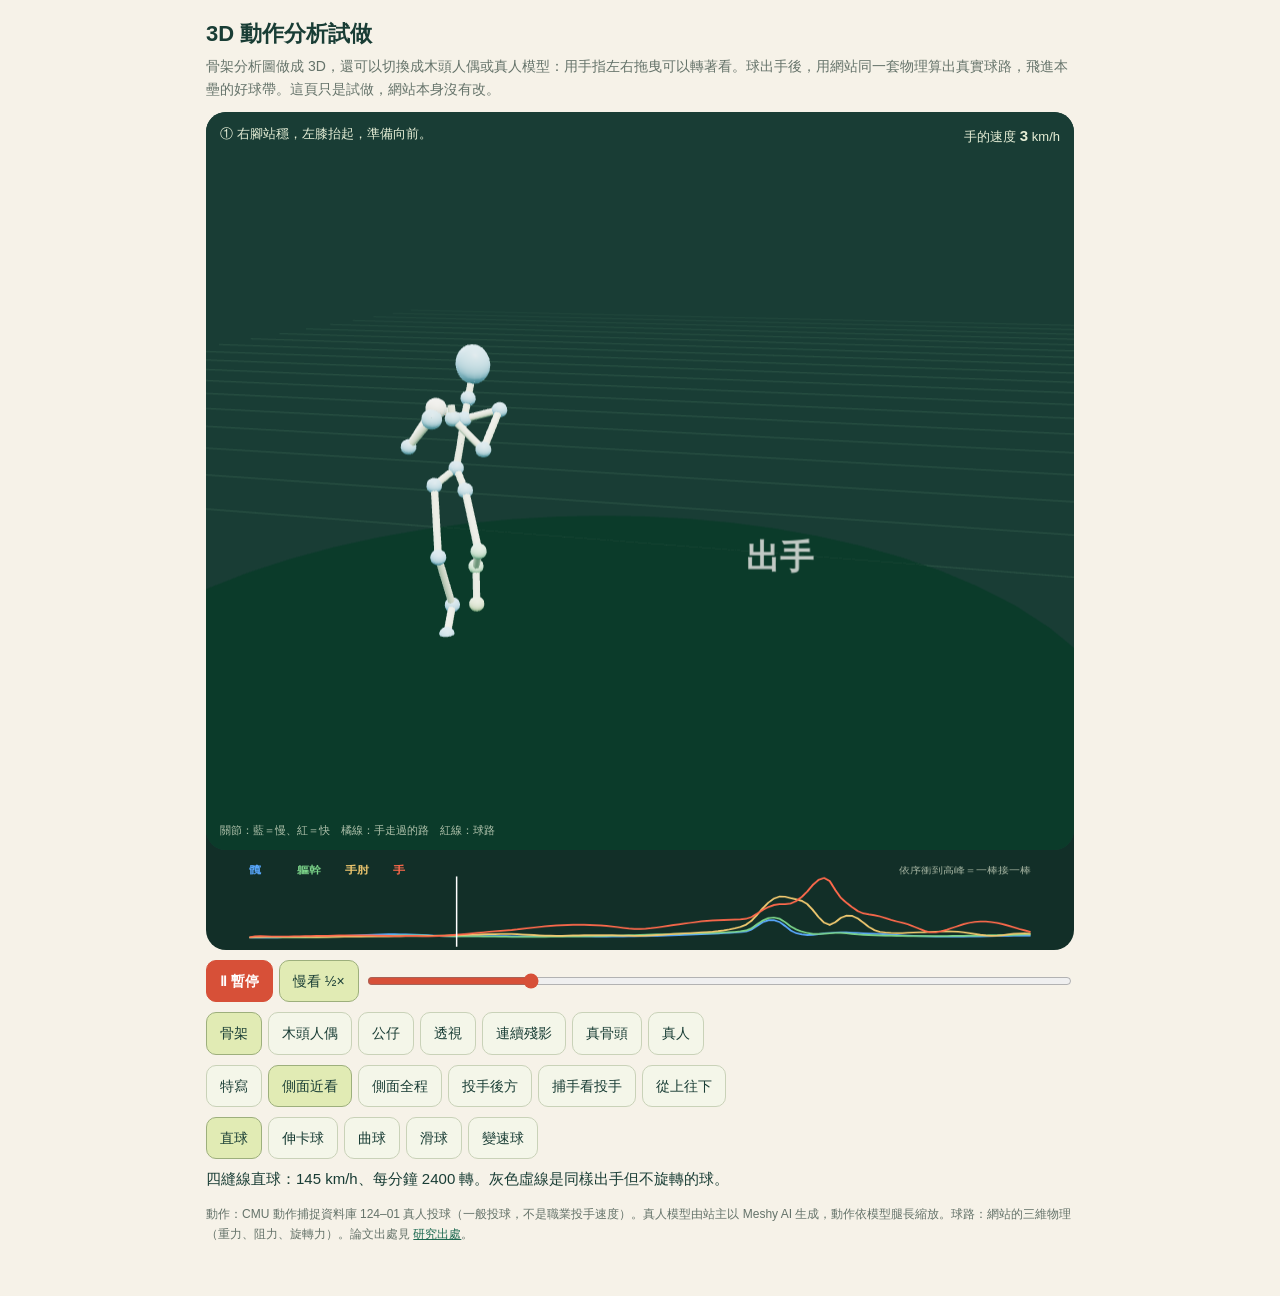
<file: preview/fusion.html>
<!doctype html>
<html lang="zh-Hant">
<head>
<meta charset="utf-8">
<meta name="viewport" content="width=device-width,initial-scale=1">
<title>3D 動作分析試做</title>
<link rel="icon" href="data:,">
<style>
:root{--paper:#f6f2e8;--ink:#193d35;--muted:#65736a;--red:#d75038;--lime:#e1ebb4;--line:#dedfd0}
*{box-sizing:border-box}
body{margin:0;background:var(--paper);color:var(--ink);font-family:-apple-system,'Noto Sans TC','PingFang TC','Microsoft JhengHei',sans-serif;line-height:1.6}
main{max-width:900px;margin:auto;padding:16px 16px 40px}
h1{font-size:22px;margin:0 0 4px}
.lead{color:var(--muted);font-size:14px;margin:0 0 12px}
.stage{position:relative;border-radius:20px;overflow:hidden;background:#193d35;aspect-ratio:4/3.4}
#gl{position:absolute;inset:0;width:100%;height:100%;display:block;touch-action:pan-y}
.hud{position:absolute;left:14px;top:12px;right:14px;display:flex;justify-content:space-between;color:#e7efd7;font-size:13px;pointer-events:none}
.hud b{font-size:15px}
.legend{position:absolute;left:14px;bottom:10px;color:rgba(231,239,215,.75);font-size:11px;pointer-events:none}
#chart{display:block;width:100%;height:120px;background:#122f28;border-radius:0 0 20px 20px;margin-top:-20px;padding-top:20px}
.row{display:flex;flex-wrap:wrap;gap:6px;margin:10px 0 0}
button{font:inherit;font-size:14px;border:1px solid #c9d2b8;background:#f4f6e9;color:var(--ink);border-radius:10px;padding:9px 13px;min-height:42px;cursor:pointer}
button[aria-pressed=true]{background:var(--lime);border-color:#9daf7c}
.primary{background:var(--red);border-color:var(--red);color:#fff;font-weight:700}
input[type=range]{flex:1 1 160px;accent-color:var(--red)}
.cap{font-size:15px;margin:8px 0 0}
.note{font-size:12px;color:var(--muted);margin-top:14px}
a{color:#1f6a52}
</style>
</head>
<body>
<main>
<h1>3D 動作分析試做</h1>
<p class="lead">骨架分析圖做成 3D，還可以切換成木頭人偶或真人模型：用手指左右拖曳可以轉著看。球出手後，用網站同一套物理算出真實球路，飛進本壘的好球帶。這頁只是試做，網站本身沒有改。</p>
<div class="stage"><canvas id="gl" aria-label="3D 投手動作分析：骨架、手的軌跡與球路"></canvas><div class="hud"><span id="phase">載入中…</span><span>手的速度 <b id="hspeed">0</b> km/h</span></div><div class="legend">關節：藍＝慢、紅＝快　橘線：手走過的路　紅線：球路</div></div>
<canvas id="chart" aria-label="髖、軀幹、手肘、手的速度曲線"></canvas>
<div class="row"><button class="primary" id="play">▶ 播放</button><button id="speed" aria-pressed="true">慢看 ½×</button><input id="scrub" type="range" min="0" max="1000" value="0" aria-label="時間軸"></div>
<div class="row" id="bodies"><button data-body="skeleton" aria-pressed="true">骨架</button><button data-body="mannequin">木頭人偶</button><button data-body="toy">公仔</button><button data-body="holo">透視</button><button data-body="echo">連續殘影</button><button data-body="bones">真骨頭</button><button data-body="human">真人</button></div>
<div class="row" id="views"><button data-view="close">特寫</button><button data-view="side" aria-pressed="true">側面近看</button><button data-view="sidefull">側面全程</button><button data-view="behind">投手後方</button><button data-view="catcher">捕手看投手</button><button data-view="top">從上往下</button></div>
<div class="row" id="pitches"></div>
<p class="cap" id="cap"></p>
<p class="note">動作：CMU 動作捕捉資料庫 124–01 真人投球（一般投球，不是職業投手速度）。真人模型由站主以 Meshy AI 生成，動作依模型腿長縮放。球路：網站的三維物理（重力、阻力、旋轉力）。論文出處見 <a href="../references.html">研究出處</a>。</p>
</main>
<script src="../flight3d.js"></script>
<script type="module">
import * as T from '../vendor/three.module.min.js';
import {pitchSpins,pitchFlightOptions} from '../pitch-spins.js';
const F=window.BaseballFlight3D,$=s=>document.querySelector(s);
const captions=['① 右腳站穩，左膝抬起，準備向前。','② 左腳跨出去，髖和肩膀接著轉。','③ 手肘帶著手往前，球正在加速。','④ 球離開手指，飛向捕手。'];
const m=await fetch('../models/pitching-motion.json').then(r=>r.json());const K=m.keyTimes;
// body proportions: the capture skeleton has long shins/thighs, short forearms and wide shoulders.
// Keep every joint's direction, but set segment lengths to standard adult ratios of stature
// (Winter 2009, Biomechanics and Motor Control of Human Movement, segment lengths after Drillis & Contini),
// (H is the stature that matches the captured trunk: shoulder above hip joint = .288 H),
// then slide each frame so the planted foot stays where it was (right foot before the stride lands, left after).
{const H=1.68,TREE=[['hip','spine',1.035],['spine','chest',1.035],['chest','neck',1.035],['neck','head',1.11],['head','headTop',1.11],
 ['chest','ls',.82],['chest','rs',.82],['ls','le',.186*H/.345],['rs','re',.186*H/.345],['le','lh',.146*H/.217],['re','rh',.146*H/.217],['lh','li',1],['rh','ri',1],
 ['hip','lhip',1],['hip','rhip',1],['lhip','lk',.245*H/.485],['rhip','rk',.245*H/.485],['lk','lf',.246*H/.52],['rk','rf',.246*H/.52],['lf','lt',1],['rf','rt',1]];
 const land=K.stride,blend=.12;
 m.frames=m.frames.map((f,i)=>{const n={hip:f.hip.slice()};for(const [a,b,k] of TREE)n[b]=n[a].map((v,j)=>v+(f[b][j]-f[a][j])*k);
  const t=i/m.fps,w=Math.min(1,Math.max(0,(t-land+blend/2)/blend)),u=w*w*(3-2*w);
  const sh=[0,1,2].map(j=>(1-u)*(f.rf[j]-n.rf[j])+u*(f.lf[j]-n.lf[j]));
  for(const k in n)n[k]=n[k].map((v,j)=>v+sh[j]);return n;});}

// ---- motion: shifted so the hand at release is at the physics origin (x=0, z=0)
const rel=m.frames[Math.round(K.release*m.fps)].ri,OFF=[-rel[0],0,-rel[2]];
function sample(t){const f=Math.min(Math.max(t*m.fps,0),m.frames.length-1),i=Math.floor(f),a=m.frames[i],b=m.frames[Math.min(i+1,m.frames.length-1)],u=f-i,p={};for(const k in a)p[k]=new T.Vector3(a[k][0]+(b[k][0]-a[k][0])*u+OFF[0],a[k][1]+(b[k][1]-a[k][1])*u,a[k][2]+(b[k][2]-a[k][2])*u+OFF[2]);return p;}
const speed=(k,t)=>sample(t+.02)[k].distanceTo(sample(t-.02)[k])/.04;
const CURVES=[['hip','髖','#5aa9ff'],['chest','軀幹','#7bd389'],['re','手肘','#f1c970'],['ri','手','#ff6a4c']];
const curveData=CURVES.map(([k])=>{const a=[];for(let t=0;t<=m.duration;t+=1/60)a.push(speed(k,t));return a;});
const vmax=Math.max(...curveData.map(a=>Math.max(...a)));
const heat=v=>{const u=Math.min(1,v/vmax*1.15),st=[[90,169,255],[123,211,137],[241,201,112],[255,90,60]],x=u*3,i=Math.min(2,Math.floor(x)),f=x-i,a=st[i],b=st[i+1];return new T.Color(...a.map((q,j)=>(q+(b[j]-q)*f)/255));};

// ---- renderer and scene in the analysis palette
const canvas=$('#gl'),renderer=new T.WebGLRenderer({canvas,antialias:true,powerPreference:'low-power'});renderer.setPixelRatio(Math.min(devicePixelRatio,1.75));
const scene=new T.Scene();scene.background=new T.Color(0x193d35);scene.fog=new T.Fog(0x193d35,14,34);
const camera=new T.PerspectiveCamera(40,1,.05,100);
renderer.outputColorSpace=T.SRGBColorSpace;renderer.toneMapping=T.ACESFilmicToneMapping;renderer.toneMappingExposure=1.05;renderer.shadowMap.enabled=true;renderer.shadowMap.type=T.PCFSoftShadowMap;
scene.add(new T.HemisphereLight(0xeaf4ff,0x2a4a3e,1.7));const sun=new T.DirectionalLight(0xfff1dc,2.6);sun.position.set(-3.5,6,2.5);sun.target.position.set(0,1,-.4);scene.add(sun,sun.target);sun.castShadow=true;sun.shadow.mapSize.set(1024,1024);Object.assign(sun.shadow.camera,{left:-2.6,right:2.6,top:3,bottom:-2.2,near:1,far:14});sun.shadow.bias=-.0005;sun.shadow.normalBias=.02;
const rim=new T.DirectionalLight(0xbfdcff,1.4);rim.position.set(2.5,3,-4);scene.add(rim);
const grid=new T.GridHelper(40,40,0x5f8a74,0x2c5546);grid.position.z=8;scene.add(grid);
const lineMat=(c,o=1)=>new T.LineBasicMaterial({color:c,transparent:o<1,opacity:o});
// mound, plate, strike zone frame, distance labels
const mound=new T.Mesh(new T.CircleGeometry(2.7,48),new T.MeshBasicMaterial({color:0x214537}));mound.rotation.x=-Math.PI/2;mound.position.set(0,.002,-.9);scene.add(mound);
const plateZ=16.5;
{const s=new T.Shape();s.moveTo(-.216,0);s.lineTo(.216,0);s.lineTo(.216,.216);s.lineTo(0,.432);s.lineTo(-.216,.216);s.closePath();const p=new T.Mesh(new T.ShapeGeometry(s),new T.MeshBasicMaterial({color:0xf6f2e8}));p.rotation.x=-Math.PI/2;p.position.set(0,.004,plateZ);scene.add(p);}
const zone=new T.LineSegments(new T.EdgesGeometry(new T.BoxGeometry(.43,.56,.43)),lineMat(0xe1f0be,.9));zone.position.set(0,.8,plateZ+.215);scene.add(zone);
function label(text,x,z){const c=document.createElement('canvas');c.width=256;c.height=64;const g=c.getContext('2d');g.fillStyle='rgba(231,239,215,.85)';g.font='bold 34px -apple-system,sans-serif';g.textAlign='center';g.fillText(text,128,44);const s=new T.Sprite(new T.SpriteMaterial({map:new T.CanvasTexture(c),transparent:true,depthWrite:false}));s.scale.set(1.6,.4,1);s.position.set(x,.25,z);scene.add(s);}
label('出手',1.2,0);label('5 m',1.2,5);label('10 m',1.2,10);label('本壘 16.5 m',1.4,plateZ);

// ---- skeleton: thin cylinders for bones, spheres for joints coloured by speed
const BONES=[['hip','spine'],['spine','chest'],['chest','neck'],['neck','head'],['chest','ls'],['chest','rs'],['ls','le'],['le','lh'],['lh','li'],['rs','re'],['re','rh'],['rh','ri'],['hip','lhip'],['hip','rhip'],['lhip','lk'],['lk','lf'],['lf','lt'],['rhip','rk'],['rk','rf'],['rf','rt']];
const JOINTS=['hip','chest','neck','headTop','ls','rs','le','re','lh','rh','ri','lhip','rhip','lk','rk','lf','rf','lt','rt'];
const boneMat=new T.MeshStandardMaterial({color:0xe7efd7,roughness:.6}),boneGeo=new T.CylinderGeometry(.022,.022,1,8);
const bones=BONES.map(()=>{const b=new T.Mesh(boneGeo,boneMat);scene.add(b);return b;});
const jointGeo=new T.SphereGeometry(.045,14,10);const joints=JOINTS.map(k=>{const s=new T.Mesh(jointGeo,new T.MeshStandardMaterial({color:0x5aa9ff,roughness:.4,emissive:0x000000}));if(k==='ri'||k==='rh')s.scale.setScalar(1.3);if(k==='headTop')s.scale.set(2.1,2.6,2.3);scene.add(s);return s;});
const up=new T.Vector3(0,1,0);
function placeBone(mesh,a,b){const d=b.clone().sub(a),l=d.length();mesh.position.copy(a).addScaledVector(d,.5);mesh.scale.set(1,Math.max(.001,l),1);mesh.quaternion.setFromUnitVectors(up,d.divideScalar(l||1));}
// hand trail
const TRAIL=40,trailGeo=new T.BufferGeometry();trailGeo.setAttribute('position',new T.Float32BufferAttribute(new Float32Array(TRAIL*3),3));trailGeo.setAttribute('color',new T.Float32BufferAttribute(new Float32Array(TRAIL*3),3));
const trail=new T.Line(trailGeo,new T.LineBasicMaterial({vertexColors:true}));scene.add(trail);
// ball and its path
const ball=new T.Mesh(new T.SphereGeometry(.06,20,14),new T.MeshStandardMaterial({color:0xfffaf0,roughness:.5}));scene.add(ball);
const pathGeo=new T.BufferGeometry(),path=new T.Line(pathGeo,lineMat(0xff6a4c));scene.add(path);
const ghostGeo=new T.BufferGeometry(),ghost=new T.Line(ghostGeo,new T.LineDashedMaterial({color:0x9fb8ad,dashSize:.25,gapSize:.18,transparent:true,opacity:.7}));scene.add(ghost);

// ---- the pitch: preset spin and speed, aimed at the middle of the zone from the real release height
let pitchId='four',flight=null,noSpin=null,releaseHeight=rel[1];
function plan(){const base=pitchFlightOptions(pitchId,'right',{height:releaseHeight});let e=base.elevation,y=0;for(let i=0;i<6;i++){const f=F.simulate({...base,elevation:e,yaw:y});if(f.end.z<16.49){e+=2;continue;}e+=Math.atan2(.8-f.end.y,16.5)*180/Math.PI;y+=Math.atan2(0-f.end.x,16.5)*180/Math.PI;}
 flight=F.simulate({...base,elevation:e,yaw:y});noSpin=F.simulate({...base,elevation:e,yaw:y,rpm:0,axis:[0,0,0]});
 pathGeo.setFromPoints(flight.points.map(p=>new T.Vector3(p.x,p.y,p.z)));ghostGeo.setFromPoints(noSpin.points.map(p=>new T.Vector3(p.x,p.y,p.z)));ghost.computeLineDistances();
 const p=pitchSpins.find(q=>q.id===pitchId);$('#cap').textContent=`${p.name}：${Math.round(base.speed)} km/h、每分鐘 ${base.rpm} 轉。灰色虛線是同樣出手但不旋轉的球。`;}
$('#pitches').innerHTML=pitchSpins.filter(p=>['four','curve','slider','change','sinker'].includes(p.id)).map(p=>`<button data-pitch="${p.id}" aria-pressed="${p.id===pitchId}">${p.short}</button>`).join('');
document.querySelectorAll('[data-pitch]').forEach(b=>b.onclick=()=>{pitchId=b.dataset.pitch;document.querySelectorAll('[data-pitch]').forEach(a=>a.setAttribute('aria-pressed',String(a===b)));plan();time=Math.min(time,K.release-.6);playing=true;$('#play').textContent='Ⅱ 暫停';});
plan();

// ---- figures: one set of body parts (tapered lathe limbs, ribcage, pelvis, head, hands, feet,
// ball joints, cap, glove) dressed in different styles and driven by the same captured joints.
//   wood  — an artist's lay figure: maple with grain and lacquer, walnut joints that glow with speed
//   toy   — a vinyl collectible in the team uniform: pinstripes, navy socks and sleeves, skin, cleats
//   holo  — a see-through hologram shell (fresnel glow) with the speed-coloured skeleton inside
//   echo  — faint copies used for the stroboscopic "trail" mode
// environment light so lacquer and vinyl reflect something
{const pm=new T.PMREMGenerator(renderer),env=new T.Scene();const g=new T.SphereGeometry(10,32,16),c=[];const pos=g.attributes.position;for(let i=0;i<pos.count;i++){const y=pos.getY(i)/10,top=new T.Color(0xf6efe0),mid=new T.Color(0x8fb5a6),bot=new T.Color(0x18382f);const col=y>0?mid.clone().lerp(top,y):mid.clone().lerp(bot,-y);c.push(col.r,col.g,col.b);}g.setAttribute('color',new T.Float32BufferAttribute(c,3));env.add(new T.Mesh(g,new T.MeshBasicMaterial({vertexColors:true,side:T.BackSide})));scene.environment=pm.fromScene(env,.04).texture;}
function grainTexture(base,dark){const c=document.createElement('canvas');c.width=c.height=512;const g=c.getContext('2d');g.fillStyle=base;g.fillRect(0,0,512,512);
 let seed=7;const rnd=()=>((seed=(seed*16807)%2147483647)/2147483647);
 for(let i=0;i<70;i++){const y0=rnd()*512,amp=4+rnd()*10,freq=.006+rnd()*.01,ph=rnd()*6.3;g.strokeStyle=dark;g.globalAlpha=.06+rnd()*.12;g.lineWidth=.6+rnd()*2.2;g.beginPath();for(let x=0;x<=512;x+=8){const y=y0+Math.sin(x*freq+ph)*amp+Math.sin(x*freq*3.1+ph)*amp*.25;x?g.lineTo(x,y):g.moveTo(x,y);}g.stroke();}
 g.globalAlpha=1;const t=new T.CanvasTexture(c);t.colorSpace=T.SRGBColorSpace;t.wrapS=t.wrapT=T.RepeatWrapping;t.anisotropy=4;return t;}
// uniform cloth: bands along the limb (v = 0 at the first joint, 1 at the second), optional pinstripes around it
function clothTexture(bands,stripes=true){const W=512,H=256,c=document.createElement('canvas');c.width=W;c.height=H;const g=c.getContext('2d');
 for(const [v0,v1,col,striped] of bands){const y0=Math.round((1-v1)*H),y1=Math.round((1-v0)*H);g.fillStyle=col;g.fillRect(0,y0,W,y1-y0);if(stripes&&striped){g.fillStyle='rgba(29,53,82,.55)';for(let x=0;x<W;x+=22)g.fillRect(x,y0,2,y1-y0);}}
 const t=new T.CanvasTexture(c);t.colorSpace=T.SRGBColorSpace;t.anisotropy=4;return t;}
function limbGeo(profile){const pts=[new T.Vector2(0,0)];for(const [t,r] of profile)pts.push(new T.Vector2(r,t));pts.push(new T.Vector2(0,1));const g=new T.LatheGeometry(pts,28);const p=g.attributes.position,uv=g.attributes.uv;for(let i=0;i<p.count;i++)uv.setY(i,p.getY(i));g.computeVertexNormals();return g;}
const PROFILES={
 thigh:limbGeo([[.0,.55],[.04,.86],[.14,1],[.35,.98],[.6,.86],[.85,.7],[.96,.62],[1,.4]]),
 calf:limbGeo([[0,.5],[.04,.74],[.12,.86],[.28,.98],[.45,.9],[.7,.66],[.9,.52],[.98,.46],[1,.3]]),
 upper:limbGeo([[0,.55],[.05,.92],[.2,1],[.42,1.02],[.65,.9],[.88,.74],[.97,.66],[1,.4]]),
 fore:limbGeo([[0,.55],[.05,.95],[.2,1],[.4,.92],[.7,.72],[.9,.6],[.97,.56],[1,.35]]),
 neck:limbGeo([[0,.8],[.1,1],[.9,1],[1,.8]]),
 waist:limbGeo([[0,.9],[.12,1],[.5,.84],[.88,1],[1,.95]]),
 chest:limbGeo([[0,.62],[.08,.76],[.3,.86],[.55,.95],[.75,1],[.88,.97],[.96,.8],[1,.45]]),
 pelvis:limbGeo([[0,.45],[.08,.78],[.3,.96],[.5,1],[.75,.93],[.92,.8],[1,.6]])
};
const LIMBS=[['lhip','lk','thigh',.088],['lk','lf','calf',.066],['rhip','rk','thigh',.088],['rk','rf','calf',.066],['ls','le','upper',.054],['le','lh','fore',.047],['rs','re','upper',.054],['re','rh','fore',.047],['neck','head','neck',.042]];
const JOINT_BALLS=[['ls',.046],['rs',.046],['le',.046],['re',.046],['lh',.036],['rh',.036],['lhip',.07],['rhip',.07],['lk',.06],['rk',.06],['lf',.045],['rf',.045],['neck',.048]];
const unitSphere=new T.SphereGeometry(1,32,20),ballGeo=new T.SphereGeometry(1,24,16),handGeo=new T.SphereGeometry(1,20,14);
const castAll=o=>{o.traverse(c=>{if(c.isMesh){c.castShadow=true;c.receiveShadow=true;}});return o;};
// style palettes
const SKIN='#f0c39f',WHITE='#f4f3ef',NAVY='#1d3552',SOCK='#1d3552',RED='#d75038';
const phys=(o)=>new T.MeshPhysicalMaterial({roughness:.4,clearcoat:.55,clearcoatRoughness:.3,envMapIntensity:.7,...o});
const woodMap=grainTexture('#e2c094','#9a6a3c'),walnutMap=grainTexture('#8a5a36','#3f2412');
const STYLE={
 wood:{body:()=>phys({map:woodMap}),part:{},joint:()=>new T.MeshStandardMaterial({map:walnutMap,color:0xc08a5c,roughness:.45,envMapIntensity:.6}),jointColor:null,cap:()=>new T.MeshStandardMaterial({color:0x1d3552,roughness:.7}),shoe:()=>phys({map:grainTexture('#d2ad80','#8a5a32')}),glow:true,glove:'leather'},
 toy:{body:()=>phys({color:SKIN,roughness:.5,clearcoat:.35}),
  part:{thigh:()=>phys({map:clothTexture([[0,1,WHITE,true]]),roughness:.55,clearcoat:.2}),
   calf:()=>phys({map:clothTexture([[0,.42,WHITE,true],[.42,.56,SOCK],[.56,.62,RED],[.62,1,SOCK]]),roughness:.55,clearcoat:.2}),
   upper:()=>phys({map:clothTexture([[0,.5,WHITE,true],[.5,.56,NAVY],[.56,1,SKIN]]),roughness:.5,clearcoat:.25}),
   chest:()=>phys({map:clothTexture([[0,.86,WHITE,true],[.86,1,NAVY]]),roughness:.55,clearcoat:.2}),
   waist:()=>phys({map:clothTexture([[0,1,WHITE,true]]),roughness:.55,clearcoat:.2}),
   pelvis:()=>phys({map:clothTexture([[0,.78,WHITE,true],[.78,.94,NAVY],[.94,1,WHITE,true]]),roughness:.55,clearcoat:.2})},
  joint:k=>phys({color:/s$/.test(k)||/hip|k$/.test(k)?WHITE:/f$/.test(k)?SOCK:SKIN,roughness:.5,clearcoat:.3}),
  cap:()=>phys({color:NAVY,roughness:.55,clearcoat:.2}),shoe:()=>phys({color:0x1b1f26,roughness:.25,clearcoat:.9}),glow:false,glove:'leather',eyes:true},
 holo:{body:()=>holoMat(0x66e0ff,.9),part:{},joint:()=>holoMat(0x66e0ff,.6),cap:()=>holoMat(0x9ff0ff,1),shoe:()=>holoMat(0x66e0ff,.9),glow:false,glove:'holo',shadow:false},
 echo:{body:()=>echoMat(),part:{},joint:()=>echoMat(),cap:()=>echoMat(),shoe:()=>echoMat(),glow:false,glove:'echo',shadow:false}
};
function holoMat(color,o){return new T.ShaderMaterial({uniforms:{c:{value:new T.Color(color)},o:{value:o}},transparent:true,depthWrite:false,blending:T.AdditiveBlending,side:T.FrontSide,
 vertexShader:'varying vec3 vN;varying vec3 vV;void main(){vec4 mv=modelViewMatrix*vec4(position,1.);vN=normalize(normalMatrix*normal);vV=normalize(-mv.xyz);gl_Position=projectionMatrix*mv;}',
 fragmentShader:'uniform vec3 c;uniform float o;varying vec3 vN;varying vec3 vV;void main(){float f=pow(1.-abs(dot(normalize(vN),normalize(vV))),2.);gl_FragColor=vec4(c*(.18+1.5*f),(.05+.8*f)*o);}'});}
const echoMat=()=>new T.MeshBasicMaterial({color:0xcfe6d8,transparent:true,opacity:.2,depthWrite:false});
let gloveModule=null;const gloveReady=import('./lib/scene-models.js').then(m=>gloveModule=m).catch(()=>null);
const tmpM=new T.Matrix4(),X=new T.Vector3(),Y=new T.Vector3(),Z=new T.Vector3();
function frameFrom(xHint,yAxis){Y.copy(yAxis).normalize();Z.crossVectors(xHint,Y).normalize();X.crossVectors(Y,Z).normalize();return new T.Quaternion().setFromRotationMatrix(tmpM.makeBasis(X,Y,Z));}
function placeLimb(o,a,b,r){const d=b.clone().sub(a),l=d.length();o.position.copy(a);o.scale.set(r,Math.max(.001,l),r);o.quaternion.setFromUnitVectors(up,d.divideScalar(l||1));}
function placeOriented(o,a,b,w,dpt,xHint){const d=b.clone().sub(a),l=d.length();o.position.copy(a);o.quaternion.copy(frameFrom(xHint,d));o.scale.set(w,l,dpt);}
function createFigure(styleName){
 const st=STYLE[styleName],grp=new T.Group();grp.visible=false;scene.add(grp);
 const matOf=kind=>(st.part[kind]||st.body)();
 const limbs=LIMBS.map(([a,b,kind,r])=>{const o=new T.Mesh(PROFILES[kind],matOf(kind));o.userData={a,b,r};grp.add(o);return o;});
 const jballs=JOINT_BALLS.map(([k,r])=>{const o=new T.Mesh(ballGeo,st.joint(k));o.scale.setScalar(r);o.userData={k};grp.add(o);return o;});
 const chest=new T.Mesh(PROFILES.chest,matOf('chest')),pelvis=new T.Mesh(PROFILES.pelvis,matOf('pelvis')),waist=new T.Mesh(PROFILES.waist,matOf('waist')),head=new T.Mesh(unitSphere,matOf('head'));grp.add(chest,pelvis,waist,head);
 const capMat=st.cap();{const crown=new T.Mesh(new T.SphereGeometry(1.06,28,14,0,Math.PI*2,0,Math.PI*.5),capMat);crown.position.y=.12;head.add(crown);
  const bill=new T.Mesh(new T.CylinderGeometry(.95,.95,.07,28,1,false,-Math.PI/2,Math.PI),capMat);bill.position.set(0,.14,.32);bill.scale.set(1,1,.9);head.add(bill);
  const button=new T.Mesh(new T.SphereGeometry(.12,12,8),styleName==='wood'||styleName==='toy'?new T.MeshStandardMaterial({color:RED,roughness:.6}):capMat);button.position.y=1.17;head.add(button);}
 if(st.eyes){const eye=new T.MeshStandardMaterial({color:0x1b1b22,roughness:.3});for(const s of [-1,1]){const e=new T.Mesh(new T.SphereGeometry(.11,12,8),eye);e.position.set(s*.33,.02,.93);head.add(e);}const smile=new T.Mesh(new T.TorusGeometry(.22,.04,8,16,Math.PI*.8),new T.MeshStandardMaterial({color:0xb5594a,roughness:.5}));smile.position.set(0,-.32,.95);smile.rotation.z=Math.PI*1.1;head.add(smile);}
 const handMat=matOf('hand');function makeHand(){const g=new T.Group(),palm=new T.Mesh(handGeo,handMat);palm.scale.set(.042,.058,.022);palm.position.y=.045;const thumb=new T.Mesh(handGeo,handMat);thumb.scale.set(.014,.03,.014);thumb.position.set(.036,.035,.012);thumb.rotation.z=-.6;g.add(palm,thumb);grp.add(g);return g;}
 const rHand=makeHand(),lHand=makeHand();
 const shoeMat=st.shoe(),shoes=[0,1].map(()=>{const o=new T.Mesh(unitSphere,shoeMat);grp.add(o);return o;});
 let glove=null;gloveReady.then(()=>{if(!gloveModule)return;glove=gloveModule.makePitcherGlove();glove.scale.setScalar(1.12);if(st.glove!=='leather'){const m=st.glove==='holo'?holoMat(0xffc27a,.9):echoMat();glove.traverse(c=>{if(c.isMesh)c.material=m;});}else castAll(glove);grp.add(glove);lHand.visible=false;if(last)pose(...last);});
 if(st.shadow!==false)castAll(grp);
 let last=null;
 function pose(p,tt){last=[p,tt];
  for(const o of limbs){const {a,b,r}=o.userData;placeLimb(o,p[a],p[b],r);}
  for(const o of jballs){const k=o.userData.k;o.position.copy(p[k]);if(st.glow){const v=speed(k,tt),u=Math.min(1,v/vmax*1.3);o.material.emissive.copy(heat(v)).multiplyScalar(u*.9);}}
  const hipX=p.lhip.clone().sub(p.rhip),shX=p.ls.clone().sub(p.rs),upP=p.spine.clone().sub(p.hip).normalize(),upC=p.neck.clone().sub(p.spine).normalize();
  placeOriented(pelvis,p.hip.clone().addScaledVector(upP,-.1),p.spine.clone().addScaledVector(upP,.02),hipX.length()*.5+.045,.1,hipX);
  const chestBase=p.spine.clone().lerp(p.chest,.35),chestTop=p.neck.clone().addScaledVector(upC,-.015);
  placeOriented(chest,chestBase,chestTop,shX.length()*.5,.105,shX);
  placeLimb(waist,p.spine.clone().addScaledVector(upP,-.03),chestBase.clone().addScaledVector(upC,.06),.085);
  const hUp=p.headTop.clone().sub(p.neck);head.quaternion.copy(frameFrom(shX,hUp));head.position.copy(p.head).lerp(p.headTop,.42);head.scale.set(.085,.108,.095);
  for(const [h,tip,hand,side] of [['rh','ri',rHand,1],['lh','li',lHand,-1]]){const dir=p[tip].clone().sub(p[h]);const fore=p[h].clone().sub(p[h==='rh'?'re':'le']);const xh=new T.Vector3().crossVectors(fore,dir).multiplyScalar(side);if(xh.lengthSq()<1e-6)xh.set(1,0,0);hand.position.copy(p[h]);hand.quaternion.copy(frameFrom(xh,dir));}
  if(glove){const dir=p.li.clone().sub(p.lh),fore=p.lh.clone().sub(p.le),palm=new T.Vector3().crossVectors(dir,fore);if(palm.lengthSq()<1e-6)palm.set(0,0,1);glove.quaternion.copy(frameFrom(new T.Vector3().crossVectors(dir,palm),dir));glove.position.copy(p.lh).addScaledVector(dir.clone().normalize(),-.02);}
  [['lf','lt'],['rf','rt']].forEach(([a,b],i)=>{const s=shoes[i],d=p[b].clone().sub(p[a]),len=d.length();s.position.copy(p[a]).lerp(p[b],.45);s.position.y=Math.max(.04,s.position.y-.02);s.scale.set(.044,.036,len*.6+.045);s.quaternion.setFromUnitVectors(new T.Vector3(0,0,1),d.divideScalar(len||1));});
 }
 return {group:grp,pose};
}
// ---- anatomical skeleton: skull, spine of vertebrae, ribcage, collarbones, shoulder blades, pelvis,
// long bones with knobbed ends (forearm and shin as two bones), hand and foot rays — all driven by the
// same captured joints. Glowing spheres at the joints keep the "red = fast" speed colours.
function createSkeleton(){
 const grp=new T.Group();grp.visible=false;scene.add(grp);
 const ivory=new T.MeshPhysicalMaterial({color:0xece0c4,roughness:.55,clearcoat:.25,clearcoatRoughness:.5,envMapIntensity:.6});
 const dark=new T.MeshBasicMaterial({color:0x101512});
 const add=(geo,mat=ivory,parent=grp)=>{const o=new T.Mesh(geo,mat);parent.add(o);return o;};
 // long bone: thick knobbed ends, slim shaft (unit radius, unit length along +y)
 const longGeo=limbGeo([[0,.55],[.02,.95],[.06,1],[.12,.62],[.22,.42],[.5,.36],[.78,.42],[.88,.62],[.94,.9],[.98,.85],[1,.4]]);
 const slimGeo=limbGeo([[0,.6],[.03,.95],[.08,.7],[.2,.45],[.5,.4],[.8,.45],[.92,.75],[.97,.9],[1,.5]]);
 const long=r=>{const o=add(longGeo);o.userData.r=r;return o;};
 function twin(rA,rB){const g=new T.Group();grp.add(g);const a=add(longGeo,ivory,g),b=add(slimGeo,ivory,g);a.position.x=.62;b.position.x=-.72;a.scale.set(1,1,1);b.scale.set(.62,.97,.62);g.userData.r=rA;return g;}
 const humerus=[long(.021),long(.021)],femur=[long(.027),long(.027)],fore=[twin(.017),twin(.017)],shin=[twin(.024),twin(.024)];
 // spine: vertebral bodies with a spinous process pointing back
 const NV=22,vb=new T.CylinderGeometry(1,1,1,14),proc=new T.BoxGeometry(1,1,1);const verts=[];
 for(let i=0;i<NV;i++){const g=new T.Group();grp.add(g);const body=add(vb,ivory,g);const sp=add(proc,ivory,g);verts.push({g,body,sp,f:i/(NV-1)});}
 // ribcage built in metres for a nominal chest (half-width .15, depth .19, height .26), origin at the top of the sternum, back at z=0
 const cage=new T.Group();grp.add(cage);
 for(let i=0;i<11;i++){const u=i/10,y=-.035-u*.21,a=.07+.08*Math.sin(Math.min(1,u*1.35+.25)*Math.PI*.5),b=.065+.06*Math.sin(Math.min(1,u*1.2+.3)*Math.PI*.5),drop=.05+.04*u,end=i<7?.5:.32-(i-7)*.07;
  for(const s of [-1,1]){const pts=[];for(let k=0;k<=14;k++){const ph=-Math.PI/2+(Math.PI*(.5+end))*k/14;pts.push(new T.Vector3(s*a*Math.cos(ph),y-drop*(1+Math.sin(ph))/2+ .012*Math.cos(ph),b+b*Math.sin(ph)-.005));}
   add(new T.TubeGeometry(new T.CatmullRomCurve3(pts),24,.0055+.002*Math.sin(u*Math.PI),6),ivory,cage);}}
 const sternum=add(new T.CylinderGeometry(.013,.009,.17,8),ivory,cage);sternum.position.set(0,-.1,.122);sternum.rotation.x=-.12;
 const scapGeo=new T.SphereGeometry(1,16,10);for(const s of [-1,1]){const sc=add(scapGeo,ivory,cage);sc.scale.set(.05,.065,.009);sc.position.set(s*.095,-.075,-.022);sc.rotation.set(.15,s*-.35,s*.2);}
 const clav=[add(slimGeo),add(slimGeo)];
 // pelvis built in metres around the hip centre: iliac wings, sacrum, ring, pubic arch
 const pel=new T.Group();grp.add(pel);
 for(const s of [-1,1]){const w=add(new T.SphereGeometry(1,20,14,0,Math.PI*2,0,Math.PI*.62),ivory,pel);w.scale.set(.07,.075,.022);w.position.set(s*.085,.035,-.015);w.rotation.set(-.25,s*.55,s*.35);w.material=ivory;}
 const ring=add(new T.TorusGeometry(.075,.012,8,32),ivory,pel);ring.rotation.x=Math.PI/2+.35;ring.scale.set(1,.72,1);ring.position.set(0,-.005,.01);
 const sac=add(new T.ConeGeometry(.04,.11,10),ivory,pel);sac.position.set(0,.0,-.045);sac.rotation.x=Math.PI+.35;
 const pub=add(new T.TorusGeometry(.04,.012,8,20,Math.PI),ivory,pel);pub.position.set(0,-.055,.045);pub.rotation.set(-.3,0,Math.PI);
 for(const s of [-1,1]){const cup=add(new T.SphereGeometry(.03,12,10),ivory,pel);cup.position.set(s*.09,-.03,.005);}
 ivory.side=T.DoubleSide;
 // skull in head-local metres: cranium, face, jaw, sockets
 const skull=new T.Group();grp.add(skull);
 const cr=add(new T.SphereGeometry(1,32,22),ivory,skull);cr.scale.set(.074,.082,.093);cr.position.set(0,.025,-.012);
 const face=add(new T.SphereGeometry(1,24,16),ivory,skull);face.scale.set(.06,.05,.055);face.position.set(0,-.025,.04);
 const jaw=add(new T.TorusGeometry(.045,.012,8,24,Math.PI),ivory,skull);jaw.rotation.set(Math.PI/2+.25,0,0);jaw.position.set(0,-.07,.02);jaw.scale.set(1.05,1.15,1);
 const chin=add(new T.SphereGeometry(.018,12,8),ivory,skull);chin.position.set(0,-.083,.064);
 for(const s of [-1,1]){const e=add(new T.SphereGeometry(.021,14,10),dark,skull);e.position.set(s*.03,.0,.078);e.scale.set(1,.85,.6);const cheek=add(new T.SphereGeometry(.016,10,8),ivory,skull);cheek.position.set(s*.05,-.025,.06);}
 const nose=add(new T.ConeGeometry(.011,.022,3),dark,skull);nose.position.set(0,-.028,.092);nose.rotation.x=Math.PI;
 const teeth=add(new T.BoxGeometry(.05,.012,.012),new T.MeshStandardMaterial({color:0xf8f2e2,roughness:.4}),skull);teeth.position.set(0,-.06,.082);
 // hands: carpals and five rays (metacarpal + two phalanges) along +y, thumb toward +x
 const segGeo=limbGeo([[0,.7],[.1,1],[.5,.7],[.9,1],[1,.6]]);
 function makeHand(){const g=new T.Group();grp.add(g);const carp=add(new T.SphereGeometry(1,14,10),ivory,g);carp.scale.set(.03,.022,.014);carp.position.y=.016;
  [[-.026,.06,.03,.022],[-.009,.068,.036,.026],[.008,.07,.04,.028],[.024,.064,.036,.025]].forEach(([x,m1,p1,p2],i)=>{let y=.025;for(const [l,r] of [[m1,.0055],[p1,.005],[p2,.0042]]){const s=add(segGeo,ivory,g);s.scale.set(r,l,r);s.position.set(x*(1+(y-.025)*2),y,0);y+=l+.003;}});
  const th=new T.Group();g.add(th);th.position.set(.024,.02,.006);th.rotation.z=-.75;let y=0;for(const [l,r] of [[.04,.006],[.032,.0055],[.024,.0048]]){const s=add(segGeo,ivory,th);s.scale.set(r,l,r);s.position.y=y;y+=l+.003;}
  return g;}
 const hands=[makeHand(),makeHand()];
 // feet in foot-local metres: +y toward the toes, +z down, +x to the body's left; origin at the ankle
 function makeFoot(){const g=new T.Group();grp.add(g);const talus=add(new T.SphereGeometry(1,14,10),ivory,g);talus.scale.set(.024,.03,.02);talus.position.set(0,.0,.012);
  const heel=add(new T.SphereGeometry(1,14,10),ivory,g);heel.scale.set(.024,.04,.026);heel.position.set(0,-.035,.045);
  const mid=add(new T.SphereGeometry(1,14,10),ivory,g);mid.scale.set(.035,.03,.016);mid.position.set(0,.04,.04);
  for(let i=0;i<5;i++){const x=(i-2)*.014;const m=add(segGeo,ivory,g);m.scale.set(.0055,.075-Math.abs(i-1.5)*.006,.0055);m.position.set(x*.7,.06,.05);m.rotation.z=-x*1.6;m.rotation.x=-.25;const t=add(segGeo,ivory,g);t.scale.set(.005,.03,.005);t.position.set(x*1.25,.135-Math.abs(i-1)*.007,.068);}
  return g;}
 const feet=[makeFoot(),makeFoot()];
 // speed-coloured joint glow
 const glowKeys=['ls','rs','le','re','lh','rh','lhip','rhip','lk','rk','lf','rf'];
 const glows=glowKeys.map(k=>{const o=add(new T.SphereGeometry(1,16,12),new T.MeshBasicMaterial({color:0x5aa9ff,toneMapped:false}));o.scale.setScalar(/h$|f$/.test(k)?.022:.03);o.userData.k=k;return o;});
 let glove=null;gloveReady.then(()=>{if(!gloveModule)return;glove=gloveModule.makePitcherGlove();glove.scale.setScalar(1.12);castAll(glove);grp.add(glove);hands[1].visible=false;if(last)pose(...last);});
 castAll(grp);glows.forEach(o=>o.castShadow=false);
 const V=(a,b)=>b.clone().sub(a);let last=null;
 function pose(p,tt){last=[p,tt];
  const shX=V(p.rs,p.ls),hipX=V(p.rhip,p.lhip),upC=V(p.chest,p.neck).normalize(),upP=V(p.hip,p.spine).normalize();
  const front=new T.Vector3().crossVectors(shX,upC).normalize();
  [[humerus,'s','e'],[femur,'hip','k']].forEach(([arr,a,b])=>arr.forEach((o,i)=>{const s=i?'l':'r';placeLimb(o,p[s+a],p[s+b],o.userData.r);}));
  [[fore,'e','h',shX],[shin,'k','f',hipX]].forEach(([arr,a,b,xh])=>arr.forEach((o,i)=>{const s=i?'l':'r';placeOriented(o,p[s+a],p[s+b],o.userData.r,o.userData.r,xh);}));
  // spine curve from the sacrum to the base of the skull
  const curve=new T.CatmullRomCurve3([p.hip.clone().addScaledVector(upP,-.02),p.spine,p.chest,p.neck,p.neck.clone().lerp(p.head,.55)]);
  for(const v of verts){const t=.04+v.f*.92,pt=curve.getPointAt(t),tan=curve.getTangentAt(t),r=v.f<.3?.021:v.f<.75?.016:.011,h=curve.getLength()*.92/NV*.72;
   v.g.position.copy(pt).addScaledVector(front,-.01);v.g.quaternion.copy(frameFrom(shX,tan));v.body.scale.set(r,h,r*.85);v.sp.scale.set(.006,h*.8,r*1.6);v.sp.position.set(0,-h*.2,-r*1.35);v.sp.rotation.x=.4;}
  // ribcage hung from the top of the sternum, scaled to this body
  const top=p.neck.clone().addScaledVector(upC,-.03);cage.position.copy(top).addScaledVector(front,-.045);cage.quaternion.copy(frameFrom(shX,upC));
  const cw=shX.length()/.5,ch=V(p.spine,p.neck).length()/.257;cage.scale.set(cw,ch,(cw+ch)/2);
  for(const [i,s] of [[0,'r'],[1,'l']]){const a=cage.localToWorld(new T.Vector3((i?1:-1)*.012,-.01,.12));placeOriented(clav[i],a,p[s+'s'],.011,.011,front);}
  pel.position.copy(p.hip);pel.quaternion.copy(frameFrom(hipX,upP));const pw=hipX.length()/.188;pel.scale.set(pw,1,1);
  skull.position.copy(p.head).lerp(p.headTop,.4);skull.quaternion.copy(frameFrom(shX,V(p.neck,p.headTop)));
  for(const [i,h,tip,el,side] of [[0,'rh','ri','re',1],[1,'lh','li','le',-1]]){const dir=V(p[h],p[tip]),f=V(p[el],p[h]);const xh=new T.Vector3().crossVectors(f,dir).multiplyScalar(side);if(xh.lengthSq()<1e-6)xh.copy(shX);hands[i].position.copy(p[h]);hands[i].quaternion.copy(frameFrom(xh,dir.lengthSq()>1e-8?dir:f));}
  for(const [i,a,b] of [[0,'rf','rt'],[1,'lf','lt']]){const d=V(p[a],p[b]);feet[i].position.copy(p[a]);feet[i].scale.setScalar(d.length()/.19);feet[i].quaternion.copy(frameFrom(hipX,d));}
  for(const o of glows){const k=o.userData.k,v=speed(k,tt),c=heat(v);o.position.copy(p[k]);o.material.color.copy(c);}
  if(glove){const dir=V(p.lh,p.li),fo=V(p.le,p.lh),palm=new T.Vector3().crossVectors(dir,fo);if(palm.lengthSq()<1e-6)palm.set(0,0,1);glove.quaternion.copy(frameFrom(new T.Vector3().crossVectors(dir,palm),dir));glove.position.copy(p.lh).addScaledVector(dir.clone().normalize(),-.02);}
 }
 return {group:grp,pose};
}
const figures={};const figure=name=>figures[name]||(figures[name]=name==='bones'?createSkeleton():createFigure(name));
// stroboscopic trail: faint copies at moments through the delivery, revealed as time passes
const ECHO_TIMES=[1.0,1.38,1.55,1.65,1.74,1.9];let echoes=null;
function buildEchoes(){if(echoes)return;echoes=ECHO_TIMES.map(t=>{const f=createFigure('echo');f.pose(sample(t),t);f.time=t;return f;});}
// shadow catcher under the figure
const shadowPlane=new T.Mesh(new T.PlaneGeometry(8,8),new T.ShadowMaterial({opacity:.32}));shadowPlane.rotation.x=-Math.PI/2;shadowPlane.position.set(0,.003,-.6);shadowPlane.receiveShadow=true;scene.add(shadowPlane);shadowPlane.visible=false;

// ---- real human: the site owner's Meshy model, loaded only when asked for
let human=null,humanMotion=null,humanHeight=null,humanLoading=false;
async function loadHuman(){if(human||humanLoading)return;humanLoading=true;$('#phase').textContent='載入真人模型中（約 2 MB）…';
 try{const {createPlayer,sampleMotion:hs,fitMotion}=await import('./lib/player.js');const pl=createPlayer(scene);await pl.ready;
  const fitted=fitMotion(pl,m);pl.poseMotion(hs(fitted,K.release));const hp=pl.handPosition();
  humanMotion={...fitted,frames:fitted.frames.map(f=>Object.fromEntries(Object.entries(f).map(([k,v])=>[k,[v[0]-hp.x,v[1],v[2]-hp.z]])))};
  humanHeight=hp.y;human={pl,sample:hs};pl.group.visible=bodyMode==='human';if(bodyMode==='human')applyBody();}
 catch(e){console.error(e);$('#cap').textContent='真人模型載入失敗，請重新整理再試。';}humanLoading=false;}
let bodyMode='skeleton';
const LEGEND={skeleton:'關節：藍＝慢、紅＝快　橘線：手走過的路　紅線：球路',bones:'發光的關節：藍＝慢、紅＝快　橘線：手走過的路　紅線：球路',mannequin:'關節發光：越紅動得越快　橘線：手走過的路　紅線：球路',toy:'橘線：手走過的路　紅線：球路　灰色虛線：不旋轉的比較球',holo:'裡面的關節：藍＝慢、紅＝快　橘線：手走過的路　紅線：球路',echo:'淡淡的身影：同一次投球的不同瞬間　紅線：球路',human:'紅線：球路　灰色虛線：不旋轉的比較球'};
const FIG_FOR={bones:'bones',mannequin:'wood',toy:'toy',holo:'holo',echo:'wood'};
function applyBody(){const hu=bodyMode==='human',sk=bodyMode==='skeleton';
 document.querySelector('.legend').textContent=LEGEND[bodyMode];
 bones.forEach(b=>b.visible=sk);joints.forEach(j=>j.visible=sk);
 for(const [name,f] of Object.entries(figures))f.group.visible=FIG_FOR[bodyMode]===name;
 if(FIG_FOR[bodyMode])figure(FIG_FOR[bodyMode]).group.visible=true;if(bodyMode==='holo')figure('bones').group.visible=true;
 if(bodyMode==='echo')buildEchoes();if(echoes)echoes.forEach(e=>e.group.visible=false);
 shadowPlane.visible=['skeleton','bones','mannequin','toy','echo','human'].includes(bodyMode);trail.visible=!hu&&bodyMode!=='toy';
 if(human)human.pl.group.visible=hu;
 releaseHeight=hu&&humanHeight!=null?humanHeight:rel[1];plan();}
document.querySelectorAll('[data-body]').forEach(b=>b.onclick=()=>{bodyMode=b.dataset.body;document.querySelectorAll('[data-body]').forEach(a=>a.setAttribute('aria-pressed',String(a===b)));if(bodyMode==='human')loadHuman();applyBody();});
applyBody();

// ---- camera: presets plus finger drag around the pitcher
const views={close:{t:-Math.PI/2+.55,p:1.36,r:3.3,look:[0,1.05,-.55],fov:36},side:{t:-Math.PI/2+.25,p:1.32,r:5.2,look:[0,1,-.6],fov:40},sidefull:{t:-Math.PI/2,p:1.45,r:15,look:[0,.9,7.6],fov:62},behind:{t:Math.PI,p:1.16,r:8.5,look:[0,1,3.2],fov:50},catcher:{t:0,p:1.5,r:19,look:[0,1.1,-.4],fov:14},top:{t:-Math.PI/2,p:.04,r:17,look:[0,0,7.6],fov:62}};
let orbit={...views.side};const look=new T.Vector3();
function aimCamera(){look.set(...orbit.look);if(camera.fov!==orbit.fov){camera.fov=orbit.fov;camera.updateProjectionMatrix();}camera.position.set(look.x+orbit.r*Math.sin(orbit.p)*Math.sin(orbit.t),look.y+orbit.r*Math.cos(orbit.p),look.z+orbit.r*Math.sin(orbit.p)*Math.cos(orbit.t));camera.lookAt(look);}
document.querySelectorAll('[data-view]').forEach(b=>b.onclick=()=>{orbit={...views[b.dataset.view]};document.querySelectorAll('[data-view]').forEach(a=>a.setAttribute('aria-pressed',String(a===b)));aimCamera();});
let drag=null;canvas.addEventListener('pointerdown',e=>{drag={x:e.clientX,y:e.clientY};});canvas.addEventListener('pointermove',e=>{if(!drag)return;const dx=e.clientX-drag.x,dy=e.clientY-drag.y;if(Math.abs(dy)>Math.abs(dx)*1.4&&Math.abs(dy)>6){drag=null;return;}orbit.t-=dx*.008;orbit.p=Math.min(1.5,Math.max(.08,orbit.p-dy*.004));drag={x:e.clientX,y:e.clientY};aimCamera();});addEventListener('pointerup',()=>drag=null);
function resize(){const r=canvas.getBoundingClientRect();renderer.setSize(r.width,r.height,false);camera.aspect=r.width/r.height;camera.updateProjectionMatrix();}new ResizeObserver(resize).observe(canvas);resize();aimCamera();

// ---- speed chart under the stage
const chart=$('#chart'),cx=chart.getContext('2d');
function drawChart(t){const d=Math.min(devicePixelRatio,2),w=chart.clientWidth*d,h=chart.clientHeight*d;if(chart.width!==w||chart.height!==h){chart.width=w;chart.height=h;}cx.clearRect(0,0,w,h);const pad=w*.05,top=h*.28,ch=h*.6,cw=w-2*pad;
 CURVES.forEach(([,lab,col],i)=>{const a=curveData[i];cx.strokeStyle=col;cx.lineWidth=2*d;cx.beginPath();a.forEach((v,j)=>{const x=pad+j/(a.length-1)*cw,y=top+ch-v/vmax*ch;j?cx.lineTo(x,y):cx.moveTo(x,y);});cx.stroke();cx.fillStyle=col;cx.font=`700 ${12*d}px -apple-system,sans-serif`;cx.fillText(lab,pad+i*48*d,top-6*d);});
 const x=pad+Math.min(t,m.duration)/m.duration*cw;cx.strokeStyle='#fff';cx.lineWidth=1.5*d;cx.beginPath();cx.moveTo(x,top-2*d);cx.lineTo(x,h-4*d);cx.stroke();
 cx.fillStyle='rgba(231,239,215,.7)';cx.font=`${11*d}px -apple-system,sans-serif`;cx.textAlign='right';cx.fillText('依序衝到高峰＝一棒接一棒',w-pad,top-6*d);cx.textAlign='left';}

// ---- timeline
let time=.4,playing=true,rate=.5,last=performance.now();const END=()=>Math.max(m.duration,K.release+flight.end.t)+.4;
$('#play').textContent='Ⅱ 暫停';$('#play').onclick=()=>{playing=!playing;if(playing&&time>=END()-.02)time=0;$('#play').textContent=playing?'Ⅱ 暫停':'▶ 播放';};
$('#speed').onclick=e=>{rate=rate===.5?1:rate===1?.25:.5;e.currentTarget.textContent=rate===.5?'慢看 ½×':rate===1?'原速 1×':'超慢 ¼×';e.currentTarget.setAttribute('aria-pressed',String(rate!==1));};
$('#scrub').oninput=e=>{playing=false;$('#play').textContent='▶ 播放';time=e.target.value/1000*END();};
function frame(now){requestAnimationFrame(frame);const dt=Math.min(.05,(now-last)/1000);last=now;if(playing){time+=dt*rate;if(time>END()){time=0;}}
 const tt=Math.min(time,m.duration),p=sample(tt);
 if(bodyMode==='skeleton'){BONES.forEach(([a,b],i)=>placeBone(bones[i],p[a],p[b]));JOINTS.forEach((k,i)=>{joints[i].position.copy(k==='headTop'?p.head.clone().lerp(p.headTop,.45):p[k]);joints[i].material.color.copy(heat(speed(k,tt)));});}
 if(FIG_FOR[bodyMode])figure(FIG_FOR[bodyMode]).pose(p,tt);if(bodyMode==='holo')figure('bones').pose(p,tt);
 if(bodyMode==='echo'&&echoes)echoes.forEach(e=>e.group.visible=e.time<=tt-.03);
 const hu=bodyMode==='human'&&human;if(hu){const hp=human.sample(humanMotion,tt);hp.released=time>=K.release;human.pl.poseMotion(hp);human.pl.ball.visible=time<K.release;}
 const pos=trailGeo.attributes.position,col=trailGeo.attributes.color;for(let i=0;i<TRAIL;i++){const q=sample(Math.max(0,tt-(TRAIL-1-i)/60)).ri,f=i/(TRAIL-1);pos.setXYZ(i,q.x,q.y,q.z);col.setXYZ(i,.1+.9*f,.25+.17*f,.2+.1*f);}pos.needsUpdate=col.needsUpdate=true;
 const after=time-K.release;
 if(after<0){if(hu){ball.visible=false;}else{ball.visible=true;ball.position.copy(p.ri);}path.visible=ghost.visible=false;}
 else{ball.visible=true;const s=F.sample(flight,Math.min(after,flight.end.t));ball.position.set(s.x,s.y,s.z);path.visible=true;ghost.visible=true;const n=Math.max(2,Math.ceil(flight.points.length*Math.min(1,after/flight.end.t)));pathGeo.setDrawRange(0,n);const g=Math.max(2,Math.ceil(noSpin.points.length*Math.min(1,after/noSpin.end.t)));ghostGeo.setDrawRange(0,g);}
 const ph=tt<1.25?0:tt<K.release-.12?1:tt<K.release?2:3;$('#phase').textContent=captions[ph];$('#hspeed').textContent=(speed('ri',tt)*3.6).toFixed(0);
 $('#scrub').value=Math.round(time/END()*1000);drawChart(tt);renderer.render(scene,camera);}
requestAnimationFrame(frame);
// ?body=mannequin (or human) opens straight into that mode, ?view=close picks a camera
{const q=new URLSearchParams(location.search);const b=q.get('body'),v=q.get('view');if(b)document.querySelector(`[data-body="${b}"]`)?.click();if(v)document.querySelector(`[data-view="${v}"]`)?.click();}
document.title='ready';
</script>
</body>
</html>
</file>
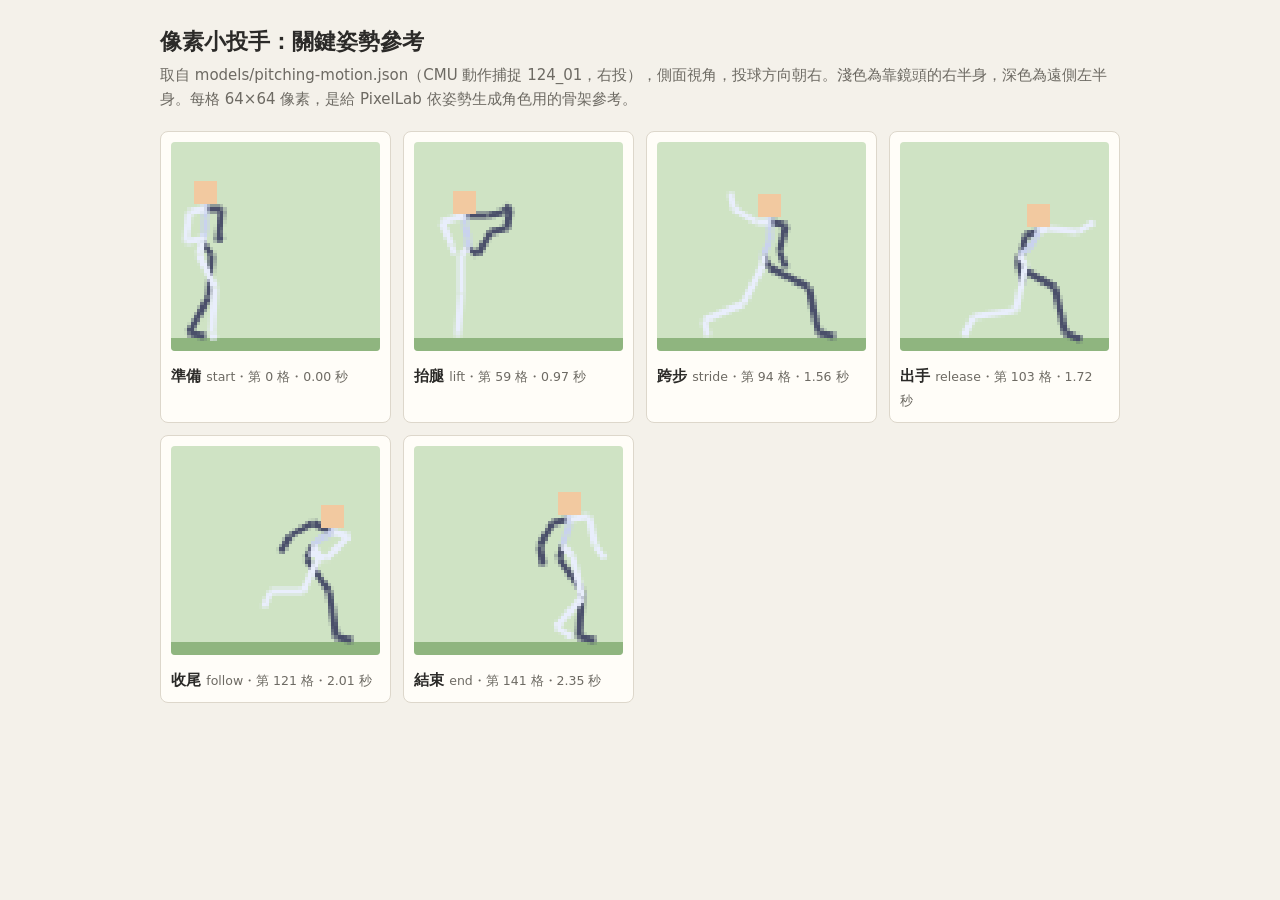
<file: preview/pixel-pitcher/poses.html>
<!doctype html>
<html lang="zh-Hant">
<head>
<meta charset="utf-8">
<meta name="viewport" content="width=device-width, initial-scale=1">
<title>像素投手姿勢參考</title>
<style>
  :root { --bg: #f4f1ea; --ink: #2b2a28; --muted: #6d6a63; --card: #fffdf8; --line: #ddd7cb; }
  @media (prefers-color-scheme: dark) { :root { --bg: #1d1c1a; --ink: #eeeae2; --muted: #a9a49a; --card: #282624; --line: #3b3935; } }
  body { margin: 0; background: var(--bg); color: var(--ink); font: 15px/1.6 system-ui, "Noto Sans TC", sans-serif; }
  main { max-width: 960px; margin: 0 auto; padding: 24px 16px 48px; }
  h1 { font-size: 22px; margin: 0 0 4px; }
  p { color: var(--muted); margin: 0 0 20px; }
  .grid { display: grid; grid-template-columns: repeat(auto-fill, minmax(200px, 1fr)); gap: 12px; }
  figure { margin: 0; background: var(--card); border: 1px solid var(--line); border-radius: 8px; padding: 10px; }
  canvas { width: 100%; image-rendering: pixelated; background: #cfe3c4; border-radius: 4px; }
  figcaption { margin-top: 6px; font-weight: 600; }
  figcaption small { font-weight: 400; color: var(--muted); }
</style>
</head>
<body>
<main>
  <h1>像素小投手：關鍵姿勢參考</h1>
  <p>取自 models/pitching-motion.json（CMU 動作捕捉 124_01，右投），側面視角，投球方向朝右。淺色為靠鏡頭的右半身，深色為遠側左半身。每格 64×64 像素，是給 PixelLab 依姿勢生成角色用的骨架參考。</p>
  <div class="grid" id="grid"></div>
</main>
<script>
const SIZE = 64;
const POSES = [
  ['start', '準備'], ['lift', '抬腿'], ['stride', '跨步'],
  ['release', '出手'], ['follow', '收尾'], ['end', '結束']
];
const BONES = [
  ['hip','spine'],['spine','chest'],['chest','neck'],['neck','head'],
  ['neck','ls'],['ls','le'],['le','lh'],['neck','rs'],['rs','re'],['re','rh'],
  ['hip','lhip'],['lhip','lk'],['lk','lf'],['lf','lt'],
  ['hip','rhip'],['rhip','rk'],['rk','rf'],['rf','rt']
];
const far = name => /^l/.test(name) && name !== 'hip';

fetch('../../models/pitching-motion.json').then(r => r.json()).then(data => {
  // One shared scale and origin so every pose sits on the same ground line.
  let minZ = Infinity, maxZ = -Infinity, maxY = 0;
  for (const [key] of POSES) for (const p of Object.values(data.frames[data.keyFrames[key]])) {
    minZ = Math.min(minZ, p[2]); maxZ = Math.max(maxZ, p[2]); maxY = Math.max(maxY, p[1]);
  }
  const scale = (SIZE - 8) / Math.max(maxZ - minZ, maxY);
  const toPx = p => [4 + (p[2] - minZ) * scale + ((SIZE - 8) - (maxZ - minZ) * scale) / 2, SIZE - 4 - p[1] * scale];
  const keypoints = {};

  for (const [key, label] of POSES) {
    const frameIndex = data.keyFrames[key];
    const frame = data.frames[frameIndex];
    const canvas = document.createElement('canvas');
    canvas.width = canvas.height = SIZE;
    const ctx = canvas.getContext('2d');
    ctx.imageSmoothingEnabled = false;
    ctx.fillStyle = '#8fb57f';
    ctx.fillRect(0, SIZE - 4, SIZE, 4);
    const order = [...BONES].sort((a, b) => far(b[1]) - far(a[1]));
    for (const [a, b] of order) {
      const [x0, y0] = toPx(frame[a]), [x1, y1] = toPx(frame[b]);
      ctx.strokeStyle = far(b) ? '#4a4f6a' : (/^r/.test(b) ? '#e9eefc' : '#c9d2ee');
      ctx.lineWidth = 2;
      ctx.beginPath(); ctx.moveTo(Math.round(x0) + .5, Math.round(y0) + .5); ctx.lineTo(Math.round(x1) + .5, Math.round(y1) + .5); ctx.stroke();
    }
    const [hx, hy] = toPx(frame.head);
    ctx.fillStyle = '#f2c9a0';
    ctx.fillRect(Math.round(hx) - 3, Math.round(hy) - 4, 7, 7);
    keypoints[key] = Object.fromEntries(Object.entries(frame).map(([n, p]) => [n, toPx(p).map(v => Math.round(v * 10) / 10)]));

    const fig = document.createElement('figure');
    fig.dataset.pose = key;
    fig.append(canvas);
    const cap = document.createElement('figcaption');
    cap.innerHTML = `${label} <small>${key}・第 ${frameIndex} 格・${data.keyTimes[key].toFixed(2)} 秒</small>`;
    fig.append(cap);
    document.getElementById('grid').append(fig);
  }
  window.poseKeypoints = keypoints;
  document.body.dataset.ready = '1';
});
</script>
</body>
</html>
</file>
<file: style.css>
:root{--paper:#f6f2e8;--white:#fffdf7;--ink:#193d35;--muted:#65736a;--red:#d75038;--lime:#e1ebb4;--line:#dedfd0;font-family:'Noto Sans TC','Microsoft JhengHei',sans-serif;color:var(--ink);background:var(--paper);font-synthesis:none;color-scheme:light}*{box-sizing:border-box}body{margin:0}button{font:inherit;color:inherit;border:0;cursor:pointer}a{color:inherit}button,a,summary{touch-action:manipulation;-webkit-tap-highlight-color:transparent}button:focus-visible,a:focus-visible,summary:focus-visible{outline:3px solid #c36c18;outline-offset:5px}button:disabled{opacity:.65;cursor:wait}button:active:not(:disabled){transform:translateY(1px)}.topbar{max-width:1500px;margin:auto;min-height:106px;padding:22px 5%;display:flex;align-items:center;justify-content:space-between;gap:20px}.brand{display:flex;align-items:center;gap:13px;text-decoration:none;font-weight:900;font-size:23px;letter-spacing:.02em}.brand small{display:block;font-size:8px;font-weight:700;letter-spacing:.18em;margin-top:5px}.brand-ball{width:45px;height:45px;border-radius:50%;background:var(--red);color:var(--white);display:grid;place-items:center;font-size:34px;transform:rotate(-22deg)}.header-actions{display:flex;gap:12px}.quiet{background:transparent;padding:10px 12px;border-radius:12px;font-size:12px;font-weight:600}.quiet:hover{background:#e9eadb}.parent{border:1px solid #cdd3c3}.adventure-shell{max-width:1500px;margin:auto;padding:16px 5% 48px;display:grid;grid-template-columns:180px minmax(0,1fr);gap:42px}.journey{padding-top:23px;display:flex;flex-direction:column;min-width:0}.journey-title{font-size:12px;font-weight:800;margin-bottom:26px}.journey-title span{display:block;color:var(--muted);font-size:10px;font-weight:400;margin-top:8px}#chapter-nav{display:flex;flex-direction:column;gap:12px}.chapter{display:flex;gap:12px;align-items:center;text-align:left;background:none;padding:13px 10px;border-radius:14px;width:100%;font-size:13px;color:var(--muted)}.chapter:hover{background:#e9eadc}.chapter.active{background:var(--ink);color:var(--white)}.chapter-num{display:grid;place-items:center;flex-shrink:0;width:29px;height:29px;border-radius:50%;border:1px solid #c6cfba;font-size:11px;font-weight:600}.active .chapter-num{background:var(--lime);color:var(--ink);border-color:var(--lime)}.chapter.done:not(.active) .chapter-num{background:var(--lime);border-color:var(--lime)}.chapter-name{font-weight:600}.chapter-name small{display:block;font-size:9px;font-weight:400;opacity:.72;margin-top:5px}.journey-bottom{margin-top:48px;padding:0 10px}.small-star{font-size:32px;color:var(--red)}.journey-bottom p{font-size:13px;line-height:1.9;margin:10px 0 18px}.progress-track{height:5px;background:#dfe3d2;border-radius:10px;overflow:hidden}.progress-track span{display:block;height:100%;background:var(--red);width:0;transition:width .35s}.journey-bottom>span:last-child{font-size:9px;color:var(--muted);display:block;margin-top:9px}.eyebrow{font-size:10px;font-weight:700;letter-spacing:.16em;color:var(--muted)}.heading{padding:20px 0 24px}.heading h1{font-size:clamp(29px,3.3vw,46px);line-height:1.35;letter-spacing:-.045em;margin:12px 0 10px;font-weight:900}.heading h1 em{font-style:normal;color:var(--red)}.heading p{font-size:14px;line-height:1.8;margin:0;color:var(--muted);max-width:670px}.lesson-layout{display:grid;grid-template-columns:minmax(0,1.5fr) minmax(245px,.8fr);gap:28px;align-items:start}.experiment{min-width:0}.stage{position:relative;overflow:hidden;border-radius:26px;background:#e9eddb;isolation:isolate;aspect-ratio:1.45;min-height:340px}.stage.dark{background:var(--ink)}.stage canvas{width:100%;height:100%;display:block;position:absolute;inset:0}.stage-top{position:absolute;left:22px;right:22px;top:19px;display:flex;justify-content:space-between;gap:12px;z-index:2;pointer-events:none}.stage-label{font-size:10px;font-weight:700;letter-spacing:.06em}.stage-label.light{color:#edf2df}.stage-count{font-size:9px;letter-spacing:.1em;color:#536852}.stage.dark .stage-count{color:#c1d2ba}.stage-bottom{position:absolute;bottom:19px;left:23px;right:23px;font-size:10px;display:flex;justify-content:space-between;gap:10px;line-height:1.6;pointer-events:none;color:#586b59}.dark .stage-bottom{color:#c1d2ba}.seam-touch{position:absolute;left:65%;top:53%;display:flex;align-items:center;gap:10px;background:var(--white);box-shadow:0 6px 22px #193d3512;border-radius:28px;padding:9px 14px 9px 9px;font-size:12px;font-weight:700;z-index:3;white-space:nowrap;transform:translateX(-50%)}.seam-touch:active{transform:translateX(-50%) translateY(1px)!important}.seam-touch span{width:30px;height:30px;border-radius:50%;background:var(--red);color:var(--white);display:grid;place-items:center;font-size:19px}.annotation{position:absolute;top:25%;left:8%;font-size:13px;font-weight:600;transform:rotate(-7deg);line-height:1.7;pointer-events:none}.annotation:after{content:'⤵';font-size:33px;display:block;padding-left:28px;color:var(--red)}.stage-observation{min-height:54px;margin:16px 0 9px;line-height:1.8;font-size:14px;font-weight:600;display:flex;gap:9px;align-items:flex-start}.observation-mark{width:7px;height:7px;background:var(--red);border-radius:50%;display:inline-block;flex-shrink:0;margin-top:10px}.action-row{display:flex;align-items:center;gap:10px;flex-wrap:wrap}.primary-btn,.secondary-btn{display:inline-flex;justify-content:center;align-items:center;gap:15px;border-radius:14px;min-height:49px;padding:12px 21px;font-size:13px;font-weight:700;line-height:1.6}.primary-btn{background:var(--red);color:var(--white);box-shadow:0 4px 0 #a93d2b}.primary-btn:hover{background:#bd442f}.primary-btn:active{box-shadow:0 1px 0 #a93d2b;transform:translateY(3px)!important}.secondary-btn{background:var(--white);box-shadow:inset 0 0 0 1px #ccd4c0}.secondary-btn:hover{background:#e8eddb}.timing{font-size:10px;color:var(--muted);font-variant-numeric:tabular-nums}.lesson-copy{padding-top:7px;min-width:0}.discovery-kicker{display:flex;align-items:center;gap:8px;font-size:10px;font-weight:700;color:var(--muted)}.discovery-kicker span{background:var(--lime);width:24px;height:24px;display:grid;place-items:center;border-radius:50%;font-size:12px;color:var(--ink)}.lesson-copy h2{font-size:clamp(23px,2.4vw,31px);line-height:1.55;letter-spacing:-.025em;margin:18px 0 12px;font-weight:800}.lesson-copy p{font-size:14px;line-height:1.95;margin:0 0 16px;color:#53675b}.accent-underline{background:linear-gradient(transparent 65%,#e4eab9 65%);padding-bottom:2px}.choice-list{display:flex;flex-direction:column;gap:10px;margin:23px 0}.choice{display:flex;align-items:center;gap:13px;text-align:left;padding:13px 15px;border:1px solid #d6dcc9;border-radius:15px;background:transparent;width:100%;min-height:70px}.choice:hover{background:#edf0df}.choice.active{border:2px solid var(--red);padding:12px 14px;background:#fff9f0}.choice-symbol{font-size:27px;width:34px;flex-shrink:0;color:var(--red);text-align:center;line-height:1.2}.choice strong{font-size:14px;display:block;font-weight:700}.choice small{font-size:10px;display:block;margin-top:5px;color:var(--muted);line-height:1.6}.choice-check{margin-left:auto;font-size:12px;flex-shrink:0}.discovery-tags{display:flex;gap:10px;flex-wrap:wrap;margin:22px 0;font-size:10px;color:var(--muted)}.discovery-tags span:before{content:'○';margin-right:5px}.discovery-tags span.found{color:var(--ink)}.discovery-tags span.found:before{content:'●';color:var(--red)}.why{border-top:1px solid var(--line);margin-top:24px;padding-top:18px}.why summary{cursor:pointer;font-size:12px;font-weight:700;list-style:none;display:flex;align-items:center;justify-content:space-between;gap:10px;min-height:34px}.why summary::-webkit-details-marker{display:none}.why summary:after{content:'＋';font-size:19px;color:var(--red)}.why[open] summary:after{content:'−'}.why-body{margin-top:17px}.why-body p{font-size:12px;line-height:1.95}.why-body b{color:var(--ink)}.fact-line{padding:13px 0;border-bottom:1px dashed var(--line);font-size:11px;line-height:1.9;color:#53675b}.fact-line:last-child{border-bottom:0}.fact-line strong{color:var(--ink)}.lesson-next{display:flex;align-items:center;justify-content:space-between;gap:12px;border-top:1px solid var(--line);margin-top:35px;padding-top:23px}.next-prompt{font-size:10px;color:var(--muted);line-height:1.8}.next-btn{display:flex;align-items:center;gap:18px;font-weight:700;font-size:12px;background:none;padding:12px 0 12px 14px}.next-btn span{background:var(--ink);color:var(--white);height:36px;width:36px;border-radius:50%;display:grid;place-items:center;font-size:18px}.next-btn:hover span{background:var(--red)}.legend{display:flex;gap:16px;flex-wrap:wrap;margin:15px 0;font-size:10px;color:var(--muted)}.legend span{display:flex;gap:7px;align-items:center}.legend i{width:17px;height:2px;background:var(--red);display:block}.legend .ghost{background:none;border-top:2px dashed #819181}.body-stepper{display:flex;gap:7px;flex-wrap:wrap;margin:16px 0}.body-step{background:transparent;border:1px solid #cdd6c0;flex:1;min-width:55px;padding:11px 5px;border-radius:12px;font-size:11px}.body-step.active{background:var(--ink);border-color:var(--ink);color:var(--white)}.body-step small{display:block;font-size:9px;margin-bottom:5px;opacity:.65}.speed-mode{display:flex;gap:7px;margin-bottom:15px}.speed-mode button{background:none;font-size:11px;padding:9px 11px;border-radius:10px}.speed-mode button.active{background:var(--lime);font-weight:700}.site-footer{border-top:1px solid var(--line);padding:22px 5%;max-width:1500px;margin:auto;display:flex;justify-content:space-between;gap:15px;font-size:9px;color:var(--muted)}dialog{border:0;border-radius:25px;background:var(--white);color:var(--ink);padding:42px;width:min(620px,calc(100% - 32px));max-height:85dvh;box-shadow:0 30px 120px #001e2f35}dialog::backdrop{background:#102e2c88;backdrop-filter:blur(5px)}.dialog-close{position:absolute;right:17px;top:14px;border-radius:50%;width:36px;height:36px;background:#e9eddf}dialog h2{font-size:27px;line-height:1.5;margin:14px 0}dialog h3{font-size:15px;margin-top:28px}dialog p,dialog li{font-size:12px;line-height:2;color:#53675b}dialog ol{padding-left:20px}.source-links{display:grid;gap:12px;font-size:12px;line-height:1.8}.source-links a{color:#326449;text-underline-offset:4px}.quiz-area{background:var(--white);border-radius:25px;padding:32px;box-shadow:0 16px 40px #193d3509;overflow:hidden}.quiz-progress{display:flex;gap:7px;margin-bottom:25px}.quiz-progress span{width:28px;height:5px;background:#e3e7d7;border-radius:5px}.quiz-progress span.done{background:var(--red)}.quiz-count{font-size:10px;letter-spacing:.12em;color:var(--muted)}.quiz-question{font-size:23px;line-height:1.65;font-weight:800;margin:12px 0 23px}.quiz-options{display:grid;gap:12px}.quiz-option{display:flex;align-items:center;gap:15px;background:var(--paper);border:1px solid #e1e5d6;border-radius:14px;padding:15px;text-align:left;min-height:64px;font-size:14px;line-height:1.7}.quiz-option span{width:27px;height:27px;background:#e5ead6;display:grid;place-items:center;flex-shrink:0;border-radius:50%;font-size:11px}.quiz-option.correct{border-color:#6b8e52;background:#e8efdb}.quiz-option.try-again{border-color:#e8b65e;background:#fff2dc}.quiz-option:hover{border-color:var(--red)}.quiz-feedback{min-height:52px;font-size:13px;line-height:1.9;margin:17px 0;color:#476343}.quiz-feedback:empty{display:none}.quiz-aside{padding:5px 0}.quiz-aside h2{font-size:24px;line-height:1.6;font-weight:800;margin:15px 0}.quiz-aside p{color:var(--muted);font-size:13px;line-height:1.9}.end-badge{position:relative;width:155px;height:155px;margin:5px auto 24px;display:grid;place-items:center;background:var(--lime);border-radius:50%;border:9px double #b9cb8e;transform:rotate(-8deg);font-size:55px;color:var(--red)}.end-badge:before,.end-badge:after{content:'✦';position:absolute;font-size:28px;color:var(--red)}.end-badge:before{left:-29px;top:13px}.end-badge:after{right:-26px;bottom:12px}.finish{text-align:center}.finish h2{font-size:28px;margin:8px 0 13px}.finish>p{font-size:14px;line-height:1.9;color:var(--muted)}.finish-facts{display:grid;grid-template-columns:1fr 1fr;text-align:left;gap:10px;margin:23px 0}.finish-facts div{padding:13px;background:var(--paper);border-radius:12px;font-size:12px;line-height:1.8}.finish-facts strong{display:block}.finish-actions{display:flex;justify-content:center;gap:10px;flex-wrap:wrap}.mini-label{display:block;font-size:10px;color:var(--muted);margin-top:13px}.sr-only{position:absolute;width:1px;height:1px;padding:0;margin:-1px;overflow:hidden;clip:rect(0,0,0,0);white-space:nowrap;border:0}[hidden]{display:none!important}
@media(max-width:1150px){.adventure-shell{grid-template-columns:148px minmax(0,1fr);gap:25px;padding-left:4%;padding-right:4%}.lesson-layout{grid-template-columns:minmax(0,1fr);gap:21px}.lesson-copy{display:grid;grid-template-columns:1fr 1fr;gap:0 28px}.lesson-copy>.discovery-kicker{grid-column:1/-1}.lesson-copy h2{margin-top:10px}.lesson-copy>.copy-intro{grid-column:1}.lesson-copy>.choice-list,.lesson-copy>.discovery-tags{grid-column:2;grid-row:2/4;margin-top:12px}.lesson-copy>.why{grid-column:1/-1}.stage{aspect-ratio:1.65}.heading h1{font-size:38px}.journey-bottom{margin-top:35px}}
@media(max-width:720px){.topbar{min-height:85px;padding:18px 5%;gap:8px}.brand{font-size:18px;gap:9px}.brand-ball{width:35px;height:35px;font-size:27px}.brand small{font-size:6px;letter-spacing:.12em}.header-actions{gap:3px}.quiet{font-size:10px;padding:9px 7px}.parent{border:0}.adventure-shell{display:block;padding:0 5% 28px}.journey{padding-top:3px;display:block;margin-bottom:14px}.journey-title,.journey-bottom{display:none}#chapter-nav{flex-direction:row;gap:6px;padding:0 0 13px;border-bottom:1px solid var(--line)}.chapter{display:block;text-align:center;flex:1;min-width:0;width:auto;padding:9px 2px;border-radius:13px;font-size:10px}.chapter-num{margin:0 auto 6px;width:24px;height:24px;font-size:9px}.chapter-name{font-size:10px;white-space:nowrap}.chapter-name small{display:none}.heading{padding:14px 0 20px}.heading h1{font-size:31px;line-height:1.45;letter-spacing:-.04em;margin:10px 0}.heading p{font-size:12px;line-height:1.9}.eyebrow{font-size:8px;letter-spacing:.14em}.lesson-layout{gap:15px}.stage{border-radius:21px;aspect-ratio:1.12;min-height:290px}.stage-top{left:18px;right:18px;top:17px}.stage-label{font-size:9px}.stage-count{font-size:8px}.stage-bottom{left:17px;right:17px;bottom:15px;font-size:8px}.seam-touch{font-size:10px;padding:7px 10px 7px 7px;gap:7px;left:67%}.seam-touch span{width:25px;height:25px;font-size:16px}.annotation{font-size:11px;top:26%;left:5%}.annotation:after{font-size:27px}.stage-observation{font-size:13px;min-height:48px;margin:13px 0 12px}.lesson-copy{display:block;margin-top:10px}.lesson-copy h2{font-size:25px;line-height:1.55;margin:12px 0}.lesson-copy p{font-size:13px}.choice-list{flex-direction:row!important;gap:7px!important;margin:19px 0!important}.choice{display:block;flex:1;text-align:center;padding:12px 5px;min-height:100px;position:relative;border-radius:13px}.choice.active{padding:11px 4px}.choice-symbol{display:block;width:auto;margin:0 auto 7px;font-size:25px}.choice strong{font-size:12px}.choice small{font-size:8px;margin-top:5px}.choice-check{position:absolute;right:7px;top:7px;font-size:8px}.primary-btn,.secondary-btn{min-height:48px;font-size:12px;padding:12px 16px;border-radius:13px}.action-row{gap:8px}.timing{flex-basis:100%;margin-top:5px}.why{margin-top:18px;padding-top:15px}.why summary{font-size:12px}.why-body p{font-size:12px}.lesson-next{margin-top:26px;padding-top:16px}.next-prompt{max-width:95px}.next-btn{font-size:11px;gap:10px}.next-btn span{height:31px;width:31px}.site-footer{font-size:8px;line-height:1.9;gap:15px;padding:18px 5%}.site-footer span:last-child{text-align:right}.quiz-area{padding:24px 19px;border-radius:20px}.quiz-question{font-size:20px}.quiz-option{font-size:12px;padding:12px;gap:10px}.quiz-aside{display:none}.finish h2{font-size:24px}.finish-facts{gap:8px}.finish-facts div{font-size:11px}.finish>p{font-size:12px}dialog{padding:35px 24px}dialog h2{font-size:23px}.body-stepper{gap:6px}.body-step{font-size:10px}.legend{font-size:9px;gap:12px}}
@media(max-width:360px){.brand{font-size:16px}.brand small{font-size:5px}.brand-ball{width:30px;height:30px;font-size:25px}.header-actions .quiet{font-size:9px;padding:9px 5px}.heading h1{font-size:28px}.stage{min-height:270px}.chapter-name{font-size:9px}.primary-btn,.secondary-btn{padding:12px 13px;font-size:11px}.annotation{font-size:10px}.finish-facts{grid-template-columns:1fr}}
@media(prefers-reduced-motion:reduce){*{scroll-behavior:auto!important;transition:none!important;animation:none!important}}

/* Child-facing reading and controls */
.heading p{font-size:16px}.lesson-copy>.copy-intro p{font-size:16px}.stage-observation{font-size:16px}.primary-btn,.secondary-btn{font-size:15px}.choice strong{font-size:16px}.choice small{font-size:11px}.why summary{font-size:13px}.chapter-name{font-size:14px}.quiz-option{font-size:16px}@media(max-width:720px){.heading p{font-size:14px}.lesson-copy>.copy-intro p{font-size:15px}.stage-observation{font-size:15px}.primary-btn,.secondary-btn{font-size:13px}.choice strong{font-size:14px}.choice small{font-size:10px}.chapter-name{font-size:10px}.quiz-option{font-size:14px}}@media(max-width:360px){.primary-btn,.secondary-btn{font-size:12px}.chapter-name{font-size:9px}.choice strong{font-size:13px}}

@media(max-width:720px){.header-actions .quiet{min-height:44px}}

.stage{width:100%;min-width:0}
</file>
<file: detail.css>
.detail-jump{display:block;background:none;color:#56734c;margin-top:16px;padding:10px 0;font-size:12px;text-align:left;min-height:44px;text-decoration:underline;text-underline-offset:5px}.deep-lab{border-top:1px solid #d6deca;border-bottom:1px solid #d6deca;margin-top:38px;padding:23px 0;scroll-margin-top:18px}.deep-lab>summary{list-style:none;cursor:pointer;display:flex;justify-content:space-between;align-items:center;gap:16px}.deep-lab>summary::-webkit-details-marker{display:none}.detail-eyebrow{display:block;color:#687965;font-size:11px;font-weight:500;margin-bottom:9px}.deep-lab>summary strong{font-size:21px;line-height:1.6;letter-spacing:-.02em}.detail-expand{font-size:24px;color:#d75038}.deep-lab[open] .detail-expand{font-size:0}.deep-lab[open] .detail-expand:after{content:'−';font-size:24px}.detail-body{margin-top:25px}.detail-steps{display:grid;grid-template-columns:repeat(3,minmax(0,1fr));gap:10px;margin-bottom:23px}.detail-steps button{display:flex;align-items:center;gap:9px;background:transparent;border:1px solid #d4ddc7;border-radius:13px;padding:12px;font-size:12px;line-height:1.65;text-align:left;min-height:68px}.detail-steps button span{flex-shrink:0;font-size:10px;color:#7b8c72}.detail-steps button[aria-pressed=true]{background:#193d35;color:#fffdf7;border-color:#193d35}.detail-steps button[aria-pressed=true] span{color:#dbe7b0}.detail-content{display:grid;grid-template-columns:minmax(0,1.1fr) minmax(255px,.9fr);gap:27px;align-items:start}.detail-figure{min-width:0}.detail-canvas{display:block;width:100%;height:285px;background:#edf0df;border-radius:20px}.detail-options{display:flex;gap:7px;margin-top:13px;flex-wrap:wrap}.detail-options button,.detail-replay{min-height:44px;border:1px solid #cdd7c0;border-radius:11px;padding:9px 13px;font-size:12px;background:transparent;line-height:1.7}.detail-options button.selected{background:#e1ebb4;border-color:#afc28b;font-weight:700}.detail-replay{margin-top:13px}.detail-notice{font-size:12px;line-height:1.9;color:#61745a;margin:14px 0 0}.detail-number{font-size:10px;letter-spacing:.13em;color:#74816a}.detail-story h3{font-size:24px;line-height:1.55;margin:10px 0 13px;font-weight:800}.detail-explanation{font-size:15px;line-height:2;margin:0;color:#52684f}.detail-narrate{display:block;min-height:44px;padding:10px 0;background:none;color:#56734c;font-size:12px}.detail-question{margin-top:17px;border-top:1px dashed #cfd9c2;padding-top:16px}.detail-question h4{font-size:11px;color:#9c4c37;margin:0 0 10px}.detail-question>p{font-size:13px;line-height:1.9;margin:0 0 12px}.detail-answers{display:flex;flex-direction:column;gap:8px}.detail-answers button{min-height:45px;border:1px solid #d3ddc7;background:#fffdf7;border-radius:12px;text-align:left;padding:11px 13px;font-size:13px;line-height:1.75}.detail-answers button.detail-correct{background:#e3edd4;border-color:#8da873}.detail-answers button.detail-retry{background:#fff0db;border-color:#debd7f}.detail-question .detail-feedback{font-size:12px;color:#45683e;line-height:1.9;margin-top:12px}.detail-feedback:empty{display:none}.detail-more{margin-top:17px}.detail-more summary,.detail-home summary{min-height:44px;cursor:pointer;font-size:12px;font-weight:600;line-height:1.8}.detail-more p,.detail-home p{font-size:12px;line-height:2;color:#61745a;margin:6px 0 12px}.detail-nav{display:flex;align-items:center;justify-content:space-between;gap:10px;margin-top:24px;border-top:1px solid #d7dfcc;padding-top:17px}.detail-nav button{min-height:44px;background:none;padding:10px 0;font-size:12px;font-weight:700}.detail-nav button:disabled{cursor:default;opacity:.3}.detail-nav>span{font-size:10px;color:#75826b}.detail-home{margin-top:14px}
@media(max-width:1150px){.detail-content{grid-template-columns:minmax(0,1fr)}.detail-story{max-width:680px}.detail-steps button{font-size:11px;padding:10px}.detail-canvas{height:300px}.detail-answers{display:grid;grid-template-columns:1fr 1fr}.detail-answers button{font-size:13px}.detail-story h3{font-size:23px}}
@media(max-width:720px){.deep-lab{margin-top:28px;padding:20px 0}.deep-lab>summary strong{font-size:19px}.detail-eyebrow{font-size:10px}.detail-body{margin-top:20px}.detail-steps{gap:6px;margin-bottom:17px}.detail-steps button{display:block;padding:10px 8px;font-size:11px;min-height:91px}.detail-steps button span{display:block;margin-bottom:6px}.detail-content{gap:22px}.detail-canvas{height:270px;border-radius:17px}.detail-options{gap:6px}.detail-options button{font-size:11px;padding:9px 11px}.detail-notice{font-size:12px}.detail-story h3{font-size:23px}.detail-explanation{font-size:15px}.detail-answers{display:flex}.detail-answers button{font-size:14px}.detail-nav button{font-size:11px}.detail-nav>span{font-size:9px}.detail-jump{font-size:12px}.detail-more p,.detail-home p{font-size:12px}}
</file>
<file: play3d.css>
.playground{max-width:1440px;margin:24px auto 68px;padding:0 30px;scroll-margin-top:20px}.play-intro{display:flex;justify-content:space-between;align-items:end;gap:20px;margin:0 0 22px}.play-intro h1{font-size:clamp(30px,4vw,57px);letter-spacing:-2px;line-height:1.14;margin:10px 0}.play-intro h1 em{color:#d75038;font-style:normal}.play-intro p{color:#5e7165;font-size:15px;line-height:1.8;margin:0}.play-eyebrow{font-size:11px;font-weight:800;letter-spacing:2px;color:#6b7e5a}.play-old{font-size:13px;color:#42634d;white-space:nowrap;padding:12px 0}.play-tabs{display:flex;gap:6px;margin-bottom:16px}.play-tabs button{border:1px solid #d4dcc8;background:transparent;color:#395d4c;border-radius:50px;padding:12px 22px;font-size:14px;font-weight:750;cursor:pointer}.play-tabs button[aria-pressed=true]{background:#193d35;color:#fff9ea;border-color:#193d35}.play-layout{display:grid;grid-template-columns:minmax(0,1fr) 300px;gap:0;background:#fffdf5;border:1px solid #dce0cd;border-radius:26px;overflow:hidden;box-shadow:0 20px 70px #193d3508}.play-world{position:relative;min-height:535px;background:radial-gradient(ellipse at 40% 35%,#356267,#102c30 80%);overflow:hidden;isolation:isolate}.play-world canvas{display:block;width:100%;height:100%;position:absolute;inset:0;touch-action:pan-y;outline-offset:-5px}.play-world canvas:focus-visible{outline:3px solid #e7c470}.play-world.inspect canvas{touch-action:pan-y}.world-top{position:absolute;left:24px;right:24px;top:22px;display:flex;align-items:start;justify-content:space-between;gap:10px;pointer-events:none;z-index:2;color:#d9e9da}.world-tag{font-size:10px;letter-spacing:2px;line-height:1.8}.world-tag strong{display:block;font-size:16px;letter-spacing:0;color:#fffdf4}.world-badge{border:1px solid #bfd8c333;border-radius:30px;padding:6px 10px;font-size:11px;white-space:nowrap}.world-bottom{position:absolute;left:22px;right:22px;bottom:18px;z-index:2;display:flex;gap:8px;align-items:end;justify-content:space-between;pointer-events:none}.world-help{font-size:11px;color:#d5e4d2b3;max-width:240px;line-height:1.7;margin:0}.world-camera{display:flex;gap:5px;pointer-events:auto;flex-wrap:wrap;justify-content:end;max-width:210px}.world-camera button{background:#102b2dd9;color:#ebf1d9;border:1px solid #b7cabf4d;padding:9px 10px;border-radius:9px;font-size:11px;cursor:pointer;min-height:34px}.world-camera button[aria-pressed=true]{background:#d8e69c;color:#173b31;border-color:#d8e69c}.play-panel{padding:24px;display:flex;flex-direction:column;gap:17px;min-width:0}.play-panel h2{font-size:23px;line-height:1.4;margin:0;letter-spacing:-.5px}.play-panel p{font-size:13px;color:#617266;line-height:1.9;margin:0}.play-panel button{font-family:inherit}.play-options{display:grid;grid-template-columns:repeat(2,minmax(0,1fr));gap:6px}.play-options button,.inspect-tools button{border:1px solid #dce2cf;border-radius:12px;padding:12px 8px;background:#f6f7eb;color:#365448;font-weight:650;font-size:13px;cursor:pointer;min-height:44px}.play-options button[aria-pressed=true],.inspect-tools button[aria-pressed=true]{border-color:#526f42;background:#e4eccb;color:#28452e}.play-options small{display:block;font-size:10px;line-height:1.6;color:#75816e;font-weight:400}.inspect-tools{display:grid;gap:7px}.inspect-tools button{display:flex;justify-content:space-between;text-align:left;padding:13px}.inspect-tools button span{color:#9c5135}.play-callout{background:#eef2de;border-radius:13px;padding:14px!important;min-height:83px;line-height:1.9!important}.play-label{display:flex;align-items:center;justify-content:space-between;font-size:12px;font-weight:700;color:#3e5c46;gap:6px}.play-label output{font-variant-numeric:tabular-nums;color:#b44e32;font-size:12px;font-weight:600}.play-slider{width:100%;accent-color:#cf583c;height:25px;cursor:pointer;margin:4px 0 0}.play-range{margin-top:-7px}.play-aim{display:flex;gap:6px;align-items:center;justify-content:space-between}.play-aim button{width:40px;height:37px;border:1px solid #d9dfcb;background:#f7f7ed;color:#30543c;border-radius:9px;cursor:pointer;font-size:18px}.play-aim span{font-size:10px;color:#73816d;text-align:center;min-width:65px;line-height:1.65}.play-launch{border:0;border-radius:15px;background:#cf573c;color:#fff9ed;padding:15px 18px;cursor:pointer;font-size:17px;font-weight:750;width:100%;box-shadow:0 5px 0 #a33d27;transition:transform .15s}.play-launch:active{transform:translateY(3px);box-shadow:0 2px 0 #a33d27}.play-launch:disabled{opacity:.6;cursor:wait}.play-action-options{display:flex;gap:9px;justify-content:space-between;font-size:11px}.play-action-options label{display:flex;gap:5px;align-items:center;color:#6d7b66;cursor:pointer}.play-action-options input{accent-color:#68884e}.play-telemetry{display:grid;grid-template-columns:repeat(3,1fr);border-top:1px solid #d8decb;padding-top:12px;gap:5px}.play-telemetry span{font-size:10px;color:#7c8870;display:block;line-height:1.5}.play-telemetry strong{font-size:17px;display:block;color:#33513e;font-variant-numeric:tabular-nums}.play-result{font-size:12px!important;line-height:1.8!important;min-height:45px}.play-result.success{color:#46692e!important;font-weight:700}.mission-top{display:flex;justify-content:space-between;gap:10px;color:#d5dfca;font-size:12px}.mission-stars{letter-spacing:4px;color:#e4bd65;font-size:20px;white-space:nowrap}.mission-card{border:1px solid #a0c2a733;background:#133732dc;position:absolute;left:22px;bottom:80px;max-width:280px;color:#eff4df;border-radius:14px;padding:13px 16px;pointer-events:none;z-index:2}.mission-card h3{font-size:17px;margin:4px 0}.mission-card p{font-size:11px;color:#b4cdb5;line-height:1.7;margin:0}.play-below{display:flex;justify-content:space-between;gap:20px;margin:13px 5px 0;align-items:start}.play-below>p{font-size:11px;color:#78836e;line-height:1.8;margin:0;max-width:720px}.play-below details{font-size:11px;color:#71816b;max-width:480px;flex:1;min-width:170px}.play-below summary{cursor:pointer;text-align:right;font-weight:700;white-space:nowrap}.play-below details p{line-height:1.9}.play-below a{color:#466b52}.play-fallback{position:absolute;inset:0;z-index:4;background:#143a35;color:#eff4de;padding:50px 35px;display:grid;align-content:center;text-align:center;gap:20px}.play-fallback[hidden]{display:none}.play-fallback a{color:#dfcb79}.play-steps{display:flex;gap:8px;margin-top:auto}.play-steps span{height:3px;flex:1;border-radius:3px;background:#dce3cc}.play-steps span.done{background:#cb573a}.play-lab-link{display:inline-block;color:#193d35;text-decoration:none;font-size:12px;font-weight:700;margin-right:7px}.playground [hidden]{display:none!important}@media(max-width:1100px){.play-layout{grid-template-columns:minmax(0,1fr) 275px}.play-panel{padding:20px;gap:14px}.play-world{min-height:550px}}@media(max-width:780px){.playground{padding:0 18px;margin:20px auto 40px}.play-intro{display:block}.play-intro h1{font-size:36px}.play-old{display:inline-block;padding:7px 0 0}.play-tabs button{padding:11px 16px;flex:1;font-size:12px}.play-layout{grid-template-columns:1fr;border-radius:20px}.play-world{height:390px;min-height:0}.play-panel{display:grid;grid-template-columns:minmax(0,1fr) minmax(0,1fr);padding:20px;gap:15px}.play-panel>h2,.play-panel>.play-intro-copy,.play-panel>.play-callout,.play-panel>.play-result,.play-panel>.play-telemetry,.play-panel>.play-launch,.play-panel>.play-action-options,.play-panel>.play-steps{grid-column:1/-1}.play-panel>.inspect-tools{grid-column:1/-1;grid-template-columns:repeat(3,minmax(0,1fr))}.inspect-tools button{font-size:12px;display:block;line-height:1.8}.inspect-tools button span{display:block}.play-panel>.play-options{grid-column:1/-1;grid-template-columns:repeat(4,minmax(0,1fr))}.play-panel>.play-range{grid-column:auto}.play-aim{grid-column:1/-1;justify-content:center}.play-aim span{min-width:85px}.play-below{display:block}.play-below details{margin-top:8px;max-width:none}.play-below summary{text-align:left}.world-top{left:17px;right:17px;top:16px}.world-bottom{left:15px;right:15px;bottom:13px}.world-help{font-size:10px;max-width:135px}.world-camera{max-width:175px}.mission-card{left:16px;bottom:65px;max-width:240px;padding:10px 13px}.play-lab-link{display:none}}@media(max-width:370px){.playground{padding:0 10px}.play-intro h1{font-size:31px}.play-world{height:345px}.play-panel{padding:16px;gap:12px}.play-options button{padding:9px 3px;font-size:12px}.play-options small{font-size:9px}.play-tabs button{padding:10px 9px;font-size:11px}.world-camera button{padding:7px;font-size:10px}.world-badge{font-size:9px;padding:5px 8px}.world-tag strong{font-size:14px}.play-aim span{min-width:65px}.play-aim{gap:5px}.play-aim button{width:37px}}
/* Keep the scene and its controls within reach. */
.play-panel{gap:11px;padding:20px}.play-options button{padding:9px 6px}.play-action-options .quiet{padding:3px 0;min-height:26px;font-size:11px}.world-pad{position:absolute;left:20px;bottom:62px;z-index:3;color:#d2dfbf}.world-pad>span{font-size:10px;display:block;margin-bottom:5px}.world-pad>div{display:flex;gap:5px}.world-pad button{width:39px;height:38px;border:1px solid #dce9c333;background:#153b34e8;border-radius:9px;color:#ecf0d8;cursor:pointer;font-size:20px}.world-throw{position:absolute;right:22px;bottom:64px;z-index:3;background:#da6647;color:#fff9eb;border:0;border-radius:12px;padding:13px 24px;font:750 16px inherit;cursor:pointer;box-shadow:0 4px 0 #823c2a}.world-throw:disabled{background:#496959;box-shadow:none;font-size:13px}.world-shot-status{position:absolute;left:22px;right:22px;bottom:123px;z-index:3;font-size:12px;line-height:1.8;color:#f4e8be;background:#173b36cc;border:1px solid #d5dfb11a;padding:8px 12px;border-radius:10px;pointer-events:none;max-width:530px}.mission-card{bottom:auto;top:72px}.world-help{max-width:230px}@media(max-width:780px){.play-panel{padding:18px;gap:13px}.world-pad{left:15px;bottom:58px}.world-pad button{width:34px;height:35px}.world-throw{right:15px;bottom:59px;padding:12px 19px;font-size:14px}.world-shot-status{left:15px;right:15px;bottom:103px;font-size:10px;line-height:1.65;padding:6px 9px;margin-bottom:7px}.mission-card{top:63px;max-width:205px;padding:7px 11px}.mission-card h3{font-size:14px}.mission-card p{font-size:10px}.mission-top{font-size:10px}.mission-stars{font-size:16px}.world-help{max-width:130px}.world-camera{max-width:170px}}@media(prefers-reduced-motion:reduce){.play-launch{transition:none}}
@media(max-width:780px){.world-tag{font-size:8px;letter-spacing:1px;line-height:1.5}.world-tag strong{font-size:12px;line-height:1.5;margin-top:4px}.world-badge{font-size:9px;padding:5px 7px}.mission-card{top:77px}.play-world:not(.inspect) .world-help{display:none}.play-world:not(.inspect) .world-bottom{justify-content:flex-end}.play-world:not(.inspect) .world-camera{max-width:none;flex-wrap:nowrap}.play-world:not(.inspect) .world-shot-status{top:148px;bottom:auto;margin:0}.world-pad{bottom:58px}.world-throw{bottom:59px}}@media(max-width:370px){.play-range .play-label{display:block;line-height:1.6}.play-range .play-label output{display:block;white-space:nowrap}.play-world.inspect .world-bottom{display:block}.play-world.inspect .world-help{max-width:none;margin-bottom:7px}.play-world.inspect .world-camera{max-width:none;justify-content:flex-start;flex-wrap:nowrap}.play-world.inspect .world-camera button{font-size:9px;padding:6px}}
.world-throw{font-family:inherit;font-weight:750}
@media(max-width:780px){.mission-card p{display:none}.world-pad button{height:42px}.world-pad{bottom:56px}.world-throw{bottom:57px}}

/* 2D pitching views: always show their two buttons, phone layout included */
.world-camera button[data-view2d]{display:inline-block!important;font-size:12px;padding:8px 12px}
</file>
<file: scene-updates.css>
/* Keep instructions, cameras and game controls outside the 3D view. */
.play-viewport-column{min-width:0;background:#193d35;border-radius:24px 0 0 24px;overflow:hidden;display:flex;flex-direction:column}.play-viewport-column .play-world{height:560px;min-height:0;flex:none;border-radius:0}.play-viewport-column .world-bottom{position:static;padding:8px 18px 12px;display:flex;align-items:center;gap:12px}.play-viewport-column .world-help{display:none}.play-viewport-column .world-camera{max-width:none;justify-content:flex-start;flex-wrap:wrap;width:100%;gap:6px}.play-viewport-column .world-camera button{min-height:36px;font-size:11px;padding:8px 12px}.play-viewport-column .mission-card{position:static;max-width:none;background:#294a3d;border:0;border-radius:0;padding:11px 18px;display:flex;gap:15px;align-items:center;justify-content:space-between}.play-viewport-column .mission-card h3{font-size:14px;margin:0}.play-viewport-column .mission-card p{display:none}.play-viewport-column .mission-top{align-items:center;gap:12px}.play-field-console{display:flex;justify-content:space-between;align-items:end;gap:10px;padding:12px 18px 6px}.play-field-console .world-pad{position:static}.play-field-console .world-pad>span{font-size:11px;margin-bottom:7px}.play-field-console .world-pad button{height:44px;width:44px}.play-field-console .world-throw{position:static;min-height:47px;padding:12px 22px;white-space:nowrap}.play-viewport-column .world-shot-status{position:static;inset:auto;max-width:none;min-height:48px;margin:0;padding:12px 18px;background:#f0f2e3;border:0;border-top:1px solid #d4ddc3;border-radius:0;color:#38523d;font-size:12px;line-height:1.8;pointer-events:auto}.aim-legend{display:flex;gap:10px;flex-wrap:wrap;color:#dde7d6;font-size:11px;padding:10px 18px 3px;line-height:1.7}.aim-legend b{color:#71e3ef}.aim-legend strong{color:#efcb6c}.aim-readout{font-size:11px;color:#d7e5ca;margin:0;padding:3px 18px 9px;line-height:1.8}.play-viewport-column[data-mode=inspect] .play-field-console,.play-viewport-column[data-mode=inspect] .aim-legend,.play-viewport-column[data-mode=inspect] .aim-readout{display:none}.air-toggle{display:flex;align-items:center;justify-content:space-between;gap:8px;font-size:12px;font-weight:750;color:#346977;background:#e2eff0;padding:10px 12px;border-radius:10px}.air-toggle input{accent-color:#327c8b}.air-toggle small{font-size:9px;font-weight:400;display:block;margin-top:3px}.aim-reticle,.glove-reticle{position:absolute;z-index:2;pointer-events:none;transform:translate(-50%,-50%);width:30px;height:30px;color:#6ff0ff;filter:drop-shadow(0 1px 3px #102e2e);text-align:center}.aim-reticle>i,.glove-reticle>i{position:absolute;inset:2px;border:2px solid currentColor;border-radius:50%;background:#40d6e714}.aim-reticle>i:before,.aim-reticle>i:after{content:'';position:absolute;background:currentColor}.aim-reticle>i:before{width:36px;height:2px;left:-6px;top:10px}.aim-reticle>i:after{height:36px;width:2px;top:-6px;left:10px}.aim-reticle>span,.glove-reticle>span{position:absolute;top:35px;left:50%;transform:translateX(-50%);font-size:10px;white-space:nowrap;background:#143a35e0;padding:2px 5px;border-radius:4px}.glove-reticle{width:48px;height:48px;color:#ffe19a}.glove-reticle>i{border-style:dashed;border-width:2px;background:transparent}.glove-reticle>span{top:-22px}.play-world .world-top{z-index:1}.play-world .world-badge{background:#173b3fc4}.pitcher3d-controls{padding:13px 0 7px}.pitcher3d-controls>div{display:flex;gap:6px;flex-wrap:wrap}.pitcher3d-controls button{border:1px solid #ced7bd;background:#f4f6e9;border-radius:9px;padding:10px 13px;font:650 12px inherit;color:#436046;cursor:pointer;min-height:40px}.pitcher3d-controls button[aria-pressed=true]{background:#dce8b4;border-color:#9daf7c}.pitcher3d-controls [data-pitcher-play]{margin-left:auto;background:#254a3d;color:#fff8e8;border-color:#254a3d}.pitcher3d-controls .pitcher3d-caption{font-size:13px;color:#34523e;line-height:1.8;margin:10px 0 3px}.pitcher3d-controls small{font-size:10px;color:#78856e;line-height:1.7;display:block}canvas[data-lesson-mode=body]{touch-action:pan-y}.play-panel{align-self:start}.play-world .aim-reticle[hidden],.play-world .glove-reticle[hidden]{display:none}
.play-viewport-column[data-camera=mitt] .aim-legend,.play-viewport-column[data-camera=mitt] .aim-readout{display:none}
@media(max-width:1100px){.play-viewport-column .play-world{height:520px}.play-viewport-column .world-camera button{padding:8px 10px}}
@media(max-width:780px){.play-viewport-column{border-radius:19px 19px 0 0}.play-viewport-column .play-world{height:380px}.play-viewport-column .world-bottom{padding:6px 13px 11px}.play-viewport-column .world-camera{justify-content:flex-start!important;flex-wrap:wrap!important;max-width:none!important}.play-viewport-column .world-camera button{font-size:11px;padding:8px 10px;min-height:36px}.play-field-console{padding:11px 13px 7px}.play-field-console .world-pad button{width:38px;height:44px}.play-field-console .world-pad>div{gap:4px}.play-field-console .world-throw{font-size:14px;padding:12px 17px;min-height:46px}.play-viewport-column .world-shot-status{font-size:11px;padding:10px 14px;min-height:42px}.aim-legend{font-size:10px;padding:9px 14px 2px;gap:5px 12px}.aim-readout{padding:3px 14px 7px;font-size:10px}.play-viewport-column .mission-card{padding:8px 14px;gap:8px}.play-viewport-column .mission-card h3{font-size:12px}.mission-stars{font-size:16px}.pitcher3d-controls [data-pitcher-play]{margin-left:0}.play-world .world-top{left:14px;right:14px;top:14px}.glove-reticle>span,.aim-reticle>span{font-size:9px}}
@media(max-width:370px){.play-viewport-column .play-world{height:355px}.play-field-console .world-pad button{width:33px}.play-field-console .world-throw{padding:12px 13px;font-size:13px}.play-field-console .world-pad>div{gap:4px}.play-viewport-column .world-camera button{padding:7px 9px;font-size:10px}.play-viewport-column .world-shot-status{min-height:45px}.pitcher3d-controls button{font-size:11px;padding:9px 10px}}
.pitcher-motion-bar{display:flex;align-items:center;gap:8px;margin-top:10px;flex-wrap:wrap}.pitcher3d-controls .pitcher-motion-bar [data-pitcher-play]{margin:0;min-width:138px;background:#c45139;border-color:#c45139;font-weight:750}.pitcher-motion-bar label{flex:1 1 130px;font-size:10px;color:#637464;display:flex;align-items:center;gap:8px}.pitcher-motion-bar input{min-width:60px;width:100%;accent-color:#bd573f}.pitcher-motion-source{font-size:10px;color:#74806f;line-height:1.8}.pitcher-motion-source summary{cursor:pointer}.pitcher-motion-source p{font-size:11px;max-width:60em}.stage:has(canvas[data-lesson-mode=body]){aspect-ratio:1.15;min-height:390px}.stage:has(canvas[data-lesson-mode=body]) .stage-bottom{font-size:9px;opacity:.6}@media(max-width:720px){.stage:has(canvas[data-lesson-mode=body]){aspect-ratio:.94;min-height:350px}.pitcher-motion-bar label{flex-basis:100%;padding-top:5px}.pitcher-motion-bar input{min-height:34px}.pitcher3d-controls button{min-height:42px}.pitcher3d-controls .pitcher3d-caption{font-size:13px}}

.play-intro-actions{display:flex;flex-direction:column;align-items:flex-end;gap:12px}@media(max-width:720px){.play-intro-actions{align-items:flex-start;flex-direction:row;flex-wrap:wrap;gap:12px 22px}}
</file>
<file: compact-play.css>
/* One continuous throwing console, with the ball and controls kept together. */
.play-layout[data-ui=field]{display:block;max-width:1100px;margin:auto;background:#193d35}
.play-layout[data-ui=field] .play-viewport-column{border-radius:0}
.play-layout[data-ui=field] .play-world{height:440px}
.play-layout[data-ui=field] .play-field-console{display:none}
.play-layout[data-ui=field] .play-panel{display:flex;flex-direction:column;gap:10px;padding:10px 18px;width:100%;box-sizing:border-box;color:#eff3df;background:#193d35}
.play-layout[data-ui=field] .play-panel>h2,.play-layout[data-ui=field] .play-panel>.play-intro-copy,.play-layout[data-ui=field] .play-panel>.play-result{display:none}
.play-layout[data-ui=field] .play-options{grid-template-columns:repeat(4,minmax(0,1fr));gap:6px}
.play-layout[data-ui=field] .play-options button{padding:6px;font-size:12px;min-height:42px;background:#254d42;color:#e2e9d6;border-color:#527062}
.play-layout[data-ui=field] .play-options button[aria-pressed=true]{background:#dce9aa;color:#183c31;border-color:#dce9aa}
.play-layout[data-ui=field] .play-options small{font-size:10px;color:inherit;opacity:.7}
.dock-aim-row{display:flex;gap:14px;align-items:center}.dock-aim-row .play-aim{flex:1;justify-content:flex-start;gap:6px}.dock-aim-row .play-aim button{width:44px;height:44px;flex:none;font-size:23px;background:#31594b;color:#fff7dd;border-color:#728b6c}.dock-aim-row .play-launch{width:180px;min-height:44px;padding:10px 14px;font-size:17px;box-shadow:0 3px 0 #923b26;border-radius:10px}.dock-aim-row .play-aim span{color:#c3d3b5;margin:0 8px}
.dock-ranges{display:grid;grid-template-columns:1fr 1fr;gap:22px}.dock-ranges .play-range{margin:0}.dock-ranges .play-label{color:#dfe9cf;font-size:11px}.dock-ranges .play-label output{color:#f7c68f;font-size:11px}.dock-ranges .play-slider{height:20px;margin:2px 0 0;display:block}
.dock-more{border-top:1px solid #8da48a33;padding-top:6px;color:#c4d4b8;font-size:11px}.dock-more summary{cursor:pointer;min-height:22px;line-height:22px}.dock-more-content{display:flex;flex-direction:column;gap:12px;padding:12px 0 4px}.dock-more .play-action-options label,.dock-more .play-telemetry span{color:#c6d6bd}.dock-more .play-telemetry strong{color:#eff3da}.dock-more .quiet{background:transparent;border:0;color:#edcf8f;cursor:pointer}.dock-more .play-telemetry{padding-top:8px;border-color:#6f8a6b}
.dock-camera-select{display:none}.play-layout[data-ui=field] .world-bottom{padding-top:2px}.play-layout[data-ui=field] .aim-readout{padding-bottom:2px}.play-layout[data-ui=field] .aim-legend{padding-top:6px}
@media(max-width:780px){
 .play-layout[data-ui=field] .play-world{height:clamp(270px,38vh,340px)}
 .play-layout[data-ui=field] .play-panel{padding:8px 12px;gap:8px}
 .dock-aim-row{gap:10px}.dock-aim-row .play-aim{gap:5px}.dock-aim-row .play-aim button{width:37px;height:43px}.dock-aim-row .play-aim span{display:none}.dock-aim-row .play-launch{width:125px;font-size:16px;flex:none}
 .dock-ranges{gap:14px}.dock-ranges .play-label{display:block;line-height:1.5}.dock-ranges .play-label output{display:block;white-space:nowrap}
 .play-layout[data-ui=field] .world-camera button:not([data-camera=near]):not([data-camera=far]){display:none}
 .play-layout[data-ui=field] .world-camera{flex-wrap:nowrap!important;gap:6px}
 .play-layout[data-ui=field] .dock-camera-select{display:block;flex:1;min-width:0;min-height:37px;background:#254d42;color:#eff3da;border:1px solid #607d68;border-radius:8px;padding:7px 9px;font:650 12px inherit}
 .play-layout[data-ui=field] .world-bottom{padding:1px 12px 9px}
 .play-layout[data-ui=field] .world-shot-status{min-height:0;padding:8px 12px;font-size:11px}
 .play-layout[data-ui=field] .aim-legend{font-size:10px;padding:6px 12px 0;gap:12px}.play-layout[data-ui=field] .aim-readout{font-size:10px;padding:1px 12px 2px;line-height:1.6}
}
@media(max-width:370px){.dock-aim-row{gap:7px}.dock-aim-row .play-aim{gap:4px}.dock-aim-row .play-aim button{width:32px}.dock-aim-row .play-launch{width:110px;font-size:14px}.play-layout[data-ui=field] .play-options small{font-size:9px}.play-layout[data-ui=field] .play-panel{padding:8px 10px}.play-layout[data-ui=field] .world-camera button{padding:7px 8px}.play-layout[data-ui=field] .world-tag strong{max-width:160px}}
</file>
<file: spin-studio.css>
.spin-console{padding:12px 18px;color:#e5eedb;background:#193d35;border-top:1px solid #8eac8922}.spin-pickers{display:flex;gap:8px}.spin-pickers select{font-family:inherit;font-size:13px;font-weight:700;background:#284c40;color:#f1f1d9;border:1px solid #6c8264;border-radius:8px;min-height:40px;padding:8px 10px;min-width:0}.spin-pickers select:first-child{flex:1}.spin-kind{font-size:12px;margin:8px 0;color:#e9cc89}.spin-rpm-label{display:flex;justify-content:space-between;gap:6px;font-size:12px;font-weight:650}.spin-rpm-label output{color:#f8bf8d;font-variant-numeric:tabular-nums}.spin-console input[type=range]{display:block;width:100%;height:24px;accent-color:#d46b46;margin:3px 0 7px}.spin-speeds{display:grid;grid-template-columns:repeat(4,1fr);gap:6px}.spin-speeds button{background:#315347;border:1px solid #617b63;color:#edf1da;font:650 12px inherit;border-radius:8px;padding:8px;cursor:pointer;min-height:38px}.spin-speeds button[aria-pressed=true]{background:#dfe9ad;color:#1e4435;border-color:#dfe9ad}.spin-speeds button:last-child{background:#ca583b;color:#fff8e9;border-color:#ca583b}.spin-legend{display:flex;flex-wrap:wrap;align-items:center;justify-content:space-between;gap:7px;margin-top:8px;color:#bdceb5;font-size:10px;line-height:1.7}.spin-legend label{white-space:nowrap;cursor:pointer}.spin-legend input{accent-color:#ddc777;vertical-align:middle}.spin-playback{font-size:10px}.play-layout[data-ui=inspect] .play-panel{display:flex;flex-direction:column;gap:12px}.pitch-catalog{display:grid;grid-template-columns:1fr 1fr;gap:5px}.pitch-catalog button{display:flex;flex-direction:column;gap:3px;border:1px solid #d7deca;border-radius:9px;padding:9px 11px;background:#f5f5e8;color:#355844;text-align:left;cursor:pointer;min-height:47px}.pitch-catalog button b{font-size:12px}.pitch-catalog button span{font-size:10px;color:#687a61}.pitch-catalog button[aria-pressed=true]{background:#dfe9b8;border-color:#728752}.pitch-explanation{background:#edf1dc;border-radius:10px;padding:12px!important;color:#3d5c3d!important}.play-panel .pitch-note{font-size:10px;line-height:1.7}.ball-details{font-size:12px}.ball-details summary,.spin-sources summary{cursor:pointer;min-height:30px;line-height:30px;color:#496947}.ball-details .inspect-tools{margin:8px 0}.spin-sources{font-size:10px}.spin-sources p{font-size:10px!important}.spin-sources a{color:#587145}.play-layout[data-ui=inspect] .air-toggle{order:0}.play-layout[data-ui=inspect] .play-world{height:480px}.spin-console[hidden]{display:none!important}
@media(max-width:780px){.play-layout[data-ui=inspect] .play-world{height:360px}.spin-console{padding:10px 13px}.play-layout[data-ui=inspect] .pitch-catalog{grid-template-columns:1fr 1fr}.play-layout[data-ui=inspect] .pitch-catalog button{padding:9px;min-height:51px}.pitch-catalog button b{font-size:12px}.pitch-catalog button span{font-size:10px}.spin-rpm-label{font-size:11px}.spin-kind{margin:6px 0;font-size:11px}.play-layout[data-ui=inspect] .play-panel{padding:18px;gap:11px}.spin-speeds button{min-height:37px}.spin-pickers select{font-size:12px;min-height:37px}.spin-legend{margin-top:6px;gap:3px}}
@media(max-width:370px){.play-layout[data-ui=inspect] .play-world{height:325px}.spin-pickers select{font-size:11px;padding:7px}.spin-rpm-label{font-size:10px}.spin-speeds button{font-size:11px;padding:7px 5px}.play-layout[data-ui=inspect] .play-panel{padding:14px}}
</file>
<file: throw-pitches.css>
.throw-pickers{display:flex;gap:7px}.throw-pickers select{min-width:0;min-height:40px;border:1px solid #748b6e;border-radius:9px;padding:8px 11px;background:#294f42;color:#f2f3dc;font-family:inherit;font-size:13px;font-weight:700;cursor:pointer}.throw-pickers select:first-child{flex:1}.throw-pickers select:last-child{width:76px}.play-layout[data-ui=field] .play-panel .throw-pitch-summary{font-size:11px;color:#d3dfbd;line-height:1.6;margin:5px 0 0;min-height:18px}.basic-spin-lab>span{display:block;font-size:11px;color:#c6d6bd;margin-bottom:7px}.basic-spin-lab .play-options{display:grid}.play-pitch-choices{min-width:0}
@media(max-width:780px){.throw-pickers select{font-size:12px;padding:8px;min-height:38px}.throw-pickers select:last-child{width:68px}.play-layout[data-ui=field] .play-panel .throw-pitch-summary{font-size:10px;line-height:1.5;margin-top:5px}.basic-spin-lab .play-options button{font-size:11px}}
@media(max-width:370px){.throw-pickers select{font-size:11px}.throw-pickers select:last-child{width:62px}.throw-pickers{gap:6px}}
</file>
